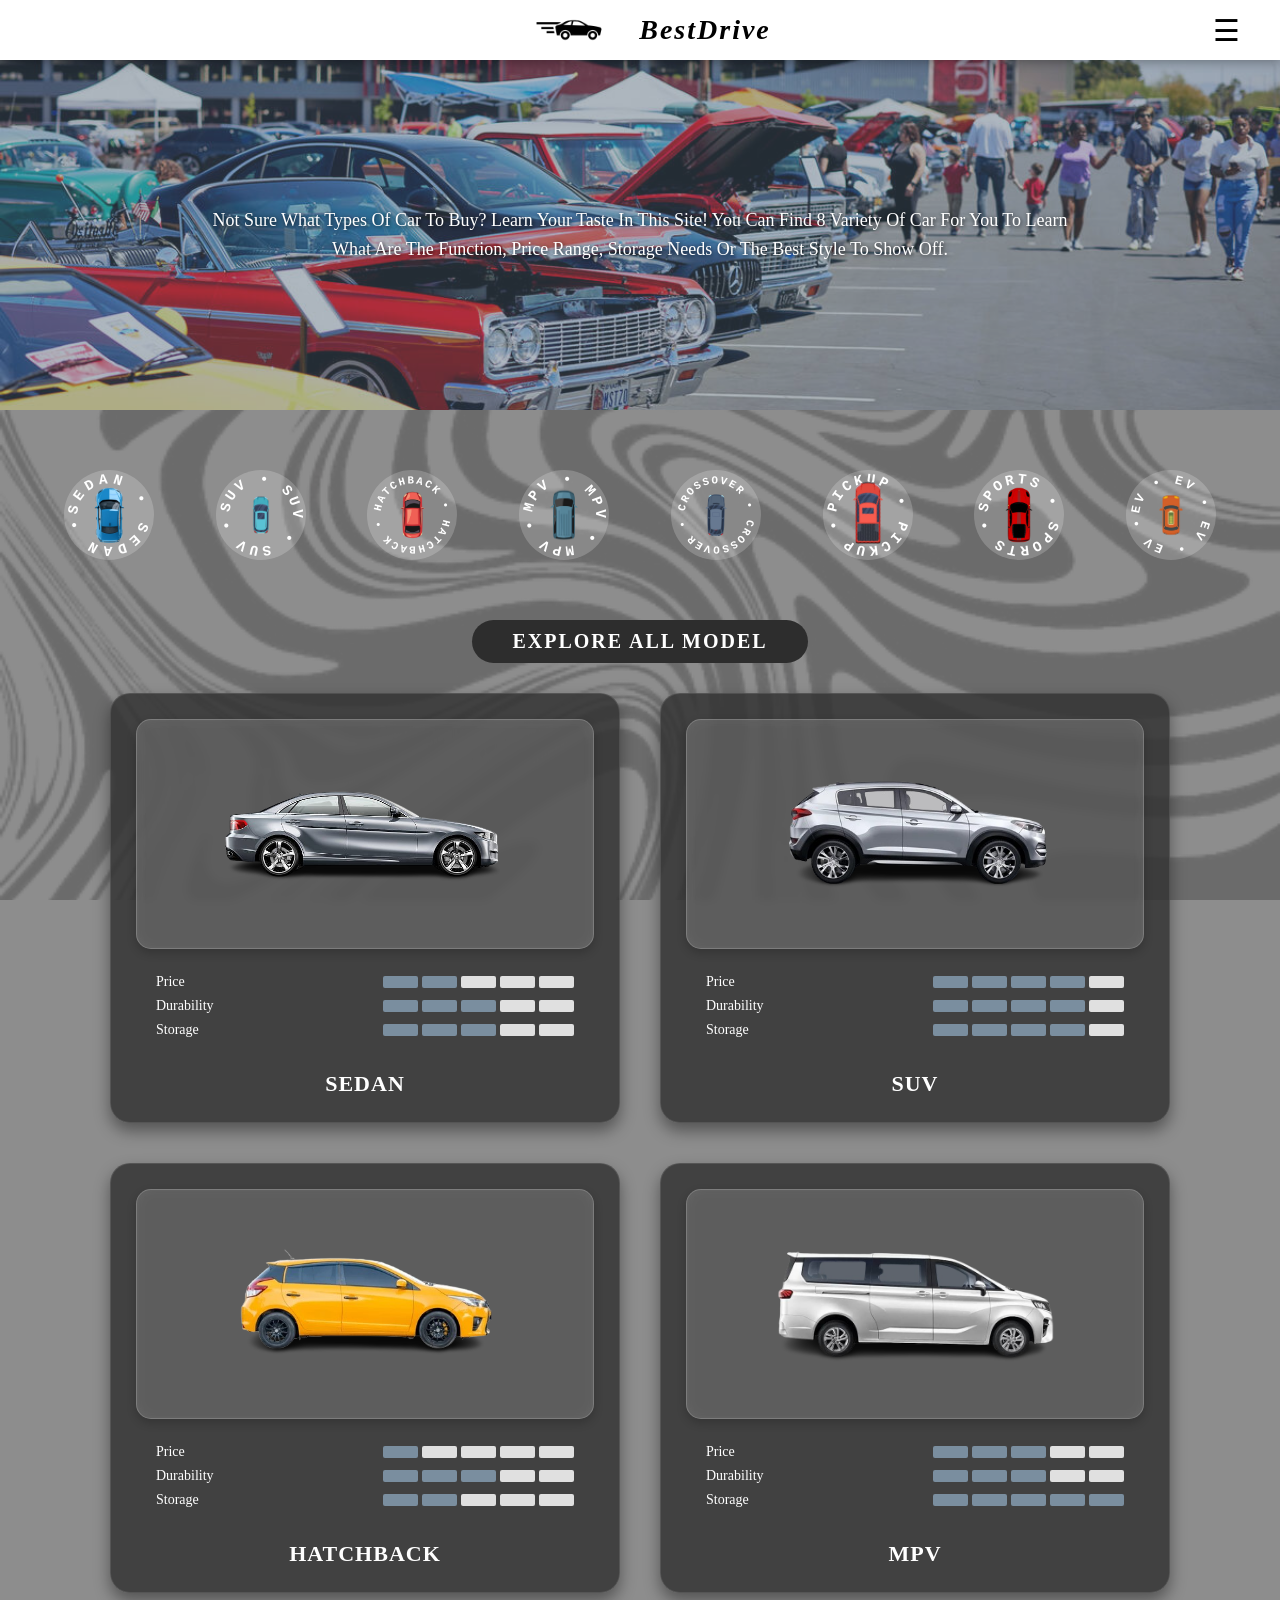
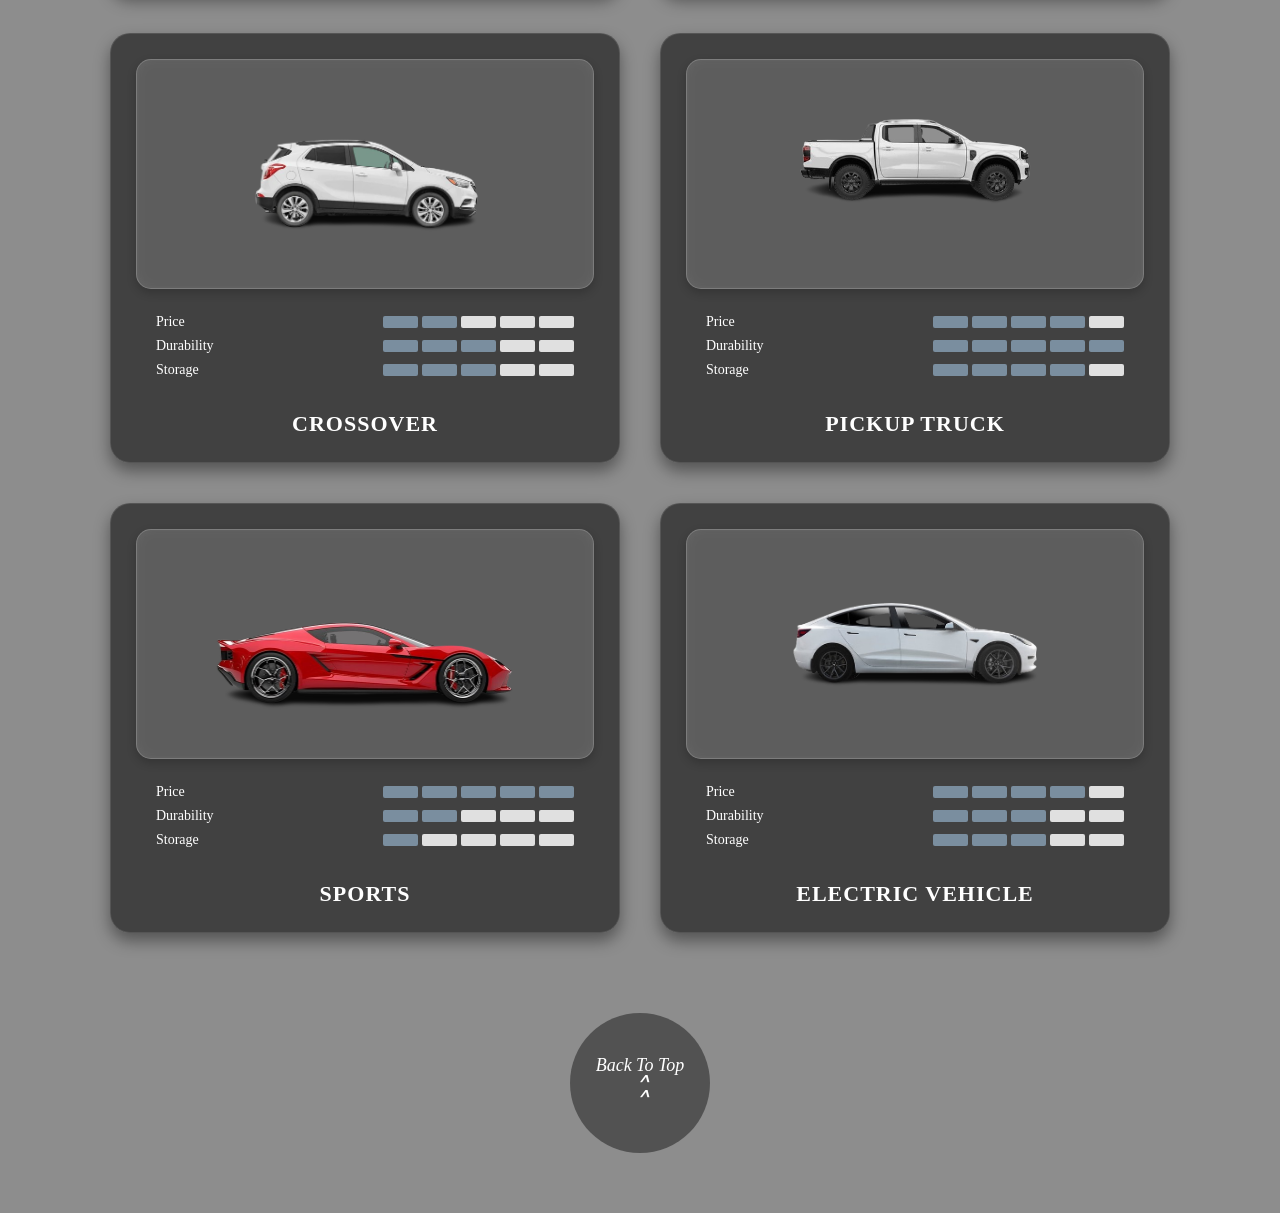
<file: index.html>
<!DOCTYPE html>
<html lang="en">
<head>
    <meta charset="UTF-8">
    <meta name="viewport" content="width=device-width, initial-scale=1.0">
    <title>BestDrive</title>
    <link rel="stylesheet" href="css/style.css">
    <link rel="stylesheet" href="css/stylemenu.css"> 
</head>
<body id="top">

    <header>
        <div class="header-container">
            <a href="index.html" class="logo">
                <img src="img/logo/car.png" alt="Car Logo" class="logo-img"> BestDrive
            </a>
            <div class="menu-icon" onclick="openMenu()">☰</div>
        </div>
    </header>

    <section class="hero">
        <div class="hero-bg-color"></div>
        <img src="img/banner/b3.jpg" alt="Hero Banner" class="hero-image">
        <div class="hero-text">
            <p>Not Sure What Types Of Car To Buy? Learn Your Taste In This Site! You Can Find 8 Variety Of Car For You To Learn What Are The Function, Price Range, Storage Needs Or The Best Style To Show Off.</p>
        </div>
    </section>

<div class="icon-container">
    <!-- Sedan: Widen spacing to perfectly spread 2 repetitions across the circle -->
    <a href="sedan.html" class="icon-link">
        <svg class="spinning-text" viewBox="0 0 100 100" xmlns="http://www.w3.org/2000/svg">
            <path id="circlePath1" d="M 50, 50 m -35, 0 a 35,35 0 1,1 70,0 a 35,35 0 1,1 -70,0" fill="transparent" />
            <text font-family="monospace" font-size="16" fill="white" font-weight="bold" letter-spacing="5">
                <textPath href="#circlePath1" startOffset="50%" text-anchor="middle">SEDAN • SEDAN •</textPath>
            </text>
        </svg>
        <img src="img/icon/1.png" alt="Sedan Icon" class="icon-sedan">
    </a>

    <!-- SUV: Keeping original balanced settings -->
    <a href="suv.html" class="icon-link">
        <svg class="spinning-text" viewBox="0 0 100 100" xmlns="http://www.w3.org/2000/svg">
            <path id="circlePath2" d="M 50, 50 m -35, 0 a 35,35 0 1,1 70,0 a 35,35 0 1,1 -70,0" fill="transparent" />
            <text font-family="monospace" font-size="16" fill="white" font-weight="bold" letter-spacing="3">
                <textPath href="#circlePath2" startOffset="50%" text-anchor="middle">SUV • SUV • SUV •</textPath>
            </text>
        </svg>
        <img src="img/icon/2.png" alt="SUV Icon" class="icon-suv">
    </a>

    <!-- Hatchback: Scaled font-size to 12 to perfectly fit 2 full repetitions -->
    <a href="hatchback.html" class="icon-link">
        <svg class="spinning-text" viewBox="0 0 100 100" xmlns="http://www.w3.org/2000/svg">
            <path id="circlePath3" d="M 50, 50 m -35, 0 a 35,35 0 1,1 70,0 a 35,35 0 1,1 -70,0" fill="transparent" />
            <text font-family="monospace" font-size="12" fill="white" font-weight="bold" letter-spacing="2">
                <textPath href="#circlePath3" startOffset="50%" text-anchor="middle">HATCHBACK • HATCHBACK •</textPath>
            </text>
        </svg>
        <img src="img/icon/3.png" alt="Hatchback Icon" class="icon-hatchback">
    </a>

    <!-- MPV: Keeping original balanced settings -->
    <a href="mpv.html" class="icon-link">
        <svg class="spinning-text" viewBox="0 0 100 100" xmlns="http://www.w3.org/2000/svg">
            <path id="circlePath4" d="M 50, 50 m -35, 0 a 35,35 0 1,1 70,0 a 35,35 0 1,1 -70,0" fill="transparent" />
            <text font-family="monospace" font-size="16" fill="white" font-weight="bold" letter-spacing="3">
                <textPath href="#circlePath4" startOffset="50%" text-anchor="middle">MPV • MPV • MPV •</textPath>
            </text>
        </svg>
        <img src="img/icon/4.png" alt="MPV Icon" class="icon-mpv">
    </a>

    <!-- Crossover: Scaled font-size to 12 to perfectly fit 2 full repetitions -->
    <a href="crossover.html" class="icon-link">
        <svg class="spinning-text" viewBox="0 0 100 100" xmlns="http://www.w3.org/2000/svg">
            <path id="circlePath5" d="M 50, 50 m -35, 0 a 35,35 0 1,1 70,0 a 35,35 0 1,1 -70,0" fill="transparent" />
            <text font-family="monospace" font-size="12" fill="white" font-weight="bold" letter-spacing="2">
                <textPath href="#circlePath5" startOffset="50%" text-anchor="middle">CROSSOVER • CROSSOVER •</textPath>
            </text>
        </svg>
        <img src="img/icon/5.png" alt="Crossover Icon" class="icon-crossover">
    </a>

    <!-- Pickup: Keeping original balanced settings -->
    <a href="pickup.html" class="icon-link">
        <svg class="spinning-text" viewBox="0 0 100 100" xmlns="http://www.w3.org/2000/svg">
            <path id="circlePath6" d="M 50, 50 m -35, 0 a 35,35 0 1,1 70,0 a 35,35 0 1,1 -70,0" fill="transparent" />
            <text font-family="monospace" font-size="16" fill="white" font-weight="bold" letter-spacing="3">
                <textPath href="#circlePath6" startOffset="50%" text-anchor="middle">PICKUP • PICKUP •</textPath>
            </text>
        </svg>
        <img src="img/icon/6.png" alt="Pickup Icon" class="icon-pickup">
    </a>

    <!-- Sports: Keeping original balanced settings -->
    <a href="sports.html" class="icon-link">
        <svg class="spinning-text" viewBox="0 0 100 100" xmlns="http://www.w3.org/2000/svg">
            <path id="circlePath7" d="M 50, 50 m -35, 0 a 35,35 0 1,1 70,0 a 35,35 0 1,1 -70,0" fill="transparent" />
            <text font-family="monospace" font-size="16" fill="white" font-weight="bold" letter-spacing="3">
                <textPath href="#circlePath7" startOffset="50%" text-anchor="middle">SPORTS • SPORTS •</textPath>
            </text>
        </svg>
        <img src="img/icon/7.png" alt="Sports Icon" class="icon-sports">
    </a>

<!-- EV: 4 repetitions spaced evenly around the circle -->
    <a href="ev.html" class="icon-link">
        <svg class="spinning-text" viewBox="0 0 100 100" xmlns="http://www.w3.org/2000/svg">
            <path id="circlePath8" d="M 50, 50 m -35, 0 a 35,35 0 1,1 70,0 a 35,35 0 1,1 -70,0" fill="transparent" />
            <text font-family="monospace" font-size="14" fill="white" font-weight="bold" letter-spacing="3">
                <textPath href="#circlePath8" startOffset="50%" text-anchor="middle">EV • EV • EV • EV •</textPath>
            </text>
        </svg>
        <img src="img/icon/8.png" alt="EV Icon" class="icon-ev">
    </a>
</div>

    <div class="explore-title">
        <h2>EXPLORE ALL MODEL</h2>
    </div>

    <section class="car-grid">
        <a href="sedan.html" class="car-card">
            <div class="glass-box">
                <img src="img/sedan.png" alt="Sedan">
            </div>
            <div class="stats">
                <div class="stat-row">
                    <span class="label">Price</span>
                    <div class="bars"><div class="bar filled"></div><div class="bar filled"></div><div class="bar"></div><div class="bar"></div><div class="bar"></div></div>
                </div>
                <div class="stat-row">
                    <span class="label">Durability</span>
                    <div class="bars"><div class="bar filled"></div><div class="bar filled"></div><div class="bar filled"></div><div class="bar"></div><div class="bar"></div></div>
                </div>
                <div class="stat-row">
                    <span class="label">Storage</span>
                    <div class="bars"><div class="bar filled"></div><div class="bar filled"></div><div class="bar filled"></div><div class="bar"></div><div class="bar"></div></div>
                </div>
            </div>
            <h3>SEDAN</h3>
        </a>

        <a href="suv.html" class="car-card">
            <div class="glass-box">
                <img src="img/suv.png" alt="SUV">
            </div>
            <div class="stats">
                <div class="stat-row">
                    <span class="label">Price</span>
                    <div class="bars"><div class="bar filled"></div><div class="bar filled"></div><div class="bar filled"></div><div class="bar filled"></div><div class="bar"></div></div>
                </div>
                <div class="stat-row">
                    <span class="label">Durability</span>
                    <div class="bars"><div class="bar filled"></div><div class="bar filled"></div><div class="bar filled"></div><div class="bar filled"></div><div class="bar"></div></div>
                </div>
                <div class="stat-row">
                    <span class="label">Storage</span>
                    <div class="bars"><div class="bar filled"></div><div class="bar filled"></div><div class="bar filled"></div><div class="bar filled"></div><div class="bar"></div></div>
                </div>
            </div>
            <h3>SUV</h3>
        </a>

        <a href="hatchback.html" class="car-card">
            <div class="glass-box">
                <img src="img/hatchback.png" alt="Hatchback">
            </div>
            <div class="stats">
                <div class="stat-row">
                    <span class="label">Price</span>
                    <div class="bars"><div class="bar filled"></div><div class="bar"></div><div class="bar"></div><div class="bar"></div><div class="bar"></div></div>
                </div>
                <div class="stat-row">
                    <span class="label">Durability</span>
                    <div class="bars"><div class="bar filled"></div><div class="bar filled"></div><div class="bar filled"></div><div class="bar"></div><div class="bar"></div></div>
                </div>
                <div class="stat-row">
                    <span class="label">Storage</span>
                    <div class="bars"><div class="bar filled"></div><div class="bar filled"></div><div class="bar"></div><div class="bar"></div><div class="bar"></div></div>
                </div>
            </div>
            <h3>HATCHBACK</h3>
        </a>

        <a href="mpv.html" class="car-card">
            <div class="glass-box">
                <img src="img/mpv.png" alt="MPV">
            </div>
            <div class="stats">
                <div class="stat-row">
                    <span class="label">Price</span>
                    <div class="bars"><div class="bar filled"></div><div class="bar filled"></div><div class="bar filled"></div><div class="bar"></div><div class="bar"></div></div>
                </div>
                <div class="stat-row">
                    <span class="label">Durability</span>
                    <div class="bars"><div class="bar filled"></div><div class="bar filled"></div><div class="bar filled"></div><div class="bar"></div><div class="bar"></div></div>
                </div>
                <div class="stat-row">
                    <span class="label">Storage</span>
                    <div class="bars"><div class="bar filled"></div><div class="bar filled"></div><div class="bar filled"></div><div class="bar filled"></div><div class="bar filled"></div></div>
                </div>
            </div>
            <h3>MPV</h3>
        </a>

        <a href="crossover.html" class="car-card">
            <div class="glass-box">
                <img src="img/crossover.png" alt="Crossover">
            </div>
            <div class="stats">
                <div class="stat-row">
                    <span class="label">Price</span>
                    <div class="bars"><div class="bar filled"></div><div class="bar filled"></div><div class="bar"></div><div class="bar"></div><div class="bar"></div></div>
                </div>
                <div class="stat-row">
                    <span class="label">Durability</span>
                    <div class="bars"><div class="bar filled"></div><div class="bar filled"></div><div class="bar filled"></div><div class="bar"></div><div class="bar"></div></div>
                </div>
                <div class="stat-row">
                    <span class="label">Storage</span>
                    <div class="bars"><div class="bar filled"></div><div class="bar filled"></div><div class="bar filled"></div><div class="bar"></div><div class="bar"></div></div>
                </div>
            </div>
            <h3>CROSSOVER</h3>
        </a>

        <a href="pickup.html" class="car-card">
            <div class="glass-box">
                <img src="img/pickuptruck.png" alt="Pickup Truck">
            </div>
            <div class="stats">
                <div class="stat-row">
                    <span class="label">Price</span>
                    <div class="bars"><div class="bar filled"></div><div class="bar filled"></div><div class="bar filled"></div><div class="bar filled"></div><div class="bar"></div></div>
                </div>
                <div class="stat-row">
                    <span class="label">Durability</span>
                    <div class="bars"><div class="bar filled"></div><div class="bar filled"></div><div class="bar filled"></div><div class="bar filled"></div><div class="bar filled"></div></div>
                </div>
                <div class="stat-row">
                    <span class="label">Storage</span>
                    <div class="bars"><div class="bar filled"></div><div class="bar filled"></div><div class="bar filled"></div><div class="bar filled"></div><div class="bar"></div></div>
                </div>
            </div>
            <h3>PICKUP TRUCK</h3>
        </a>

        <a href="sports.html" class="car-card">
            <div class="glass-box">
                <img src="img/sports.png" alt="Sports" class="flip-horizontal">
            </div>
            <div class="stats">
                <div class="stat-row">
                    <span class="label">Price</span>
                    <div class="bars"><div class="bar filled"></div><div class="bar filled"></div><div class="bar filled"></div><div class="bar filled"></div><div class="bar filled"></div></div>
                </div>
                <div class="stat-row">
                    <span class="label">Durability</span>
                    <div class="bars"><div class="bar filled"></div><div class="bar filled"></div><div class="bar"></div><div class="bar"></div><div class="bar"></div></div>
                </div>
                <div class="stat-row">
                    <span class="label">Storage</span>
                    <div class="bars"><div class="bar filled"></div><div class="bar"></div><div class="bar"></div><div class="bar"></div><div class="bar"></div></div>
                </div>
            </div>
            <h3>SPORTS</h3>
        </a>

        <a href="ev.html" class="car-card">
            <div class="glass-box">
                <img src="img/ev.png" alt="Electric Vehicle">
            </div>
            <div class="stats">
                <div class="stat-row">
                    <span class="label">Price</span>
                    <div class="bars"><div class="bar filled"></div><div class="bar filled"></div><div class="bar filled"></div><div class="bar filled"></div><div class="bar"></div></div>
                </div>
                <div class="stat-row">
                    <span class="label">Durability</span>
                    <div class="bars"><div class="bar filled"></div><div class="bar filled"></div><div class="bar filled"></div><div class="bar"></div><div class="bar"></div></div>
                </div>
                <div class="stat-row">
                    <span class="label">Storage</span>
                    <div class="bars"><div class="bar filled"></div><div class="bar filled"></div><div class="bar filled"></div><div class="bar"></div><div class="bar"></div></div>
                </div>
            </div>
            <h3>ELECTRIC VEHICLE</h3>
        </a>
    </section>

    <footer>
        <a href="#top" class="back-to-top">
            <p>Back To Top</p>
            <div class="arrows">
                <span>&#708;</span>
                <span>&#708;</span>
            </div>
        </a>
    </footer>

    <!-- Dark Overlay background for when menu is open -->
    <div id="menu-overlay" onclick="closeMenu()"></div>

    <!-- The Slide-in Menu Bar -->
    <div id="side-menu" class="side-menu">
        <a href="javascript:void(0)" class="close-btn" onclick="closeMenu()">☰</a>
        
        <a href="index.html" class="menu-item">
            <div class="menu-icon-wrapper">
                <img src="img/logo/car.png" alt="Home" class="menu-img menu-icon-home">
            </div>
            <span>Home</span>
        </a>
        <a href="sedan.html" class="menu-item">
            <div class="menu-icon-wrapper">
                <img src="img/icon/1.png" alt="Sedan" class="menu-img menu-icon-sedan">
            </div>
            <span>Sedan</span>
        </a>
        <a href="suv.html" class="menu-item">
            <div class="menu-icon-wrapper">
                <img src="img/icon/2.png" alt="SUV" class="menu-img menu-icon-suv">
            </div>
            <span>SUV</span>
        </a>
        <a href="hatchback.html" class="menu-item">
            <div class="menu-icon-wrapper">
                <img src="img/icon/3.png" alt="Hatchback" class="menu-img menu-icon-hatchback">
            </div>
            <span>Hatchback</span>
        </a>
        <a href="mpv.html" class="menu-item">
            <div class="menu-icon-wrapper">
                <img src="img/icon/4.png" alt="MPV" class="menu-img menu-icon-mpv">
            </div>
            <span>MPV</span>
        </a>
        <a href="crossover.html" class="menu-item">
            <div class="menu-icon-wrapper">
                <img src="img/icon/5.png" alt="Crossover" class="menu-img menu-icon-crossover">
            </div>
            <span>Crossover</span>
        </a>
        <a href="pickup.html" class="menu-item">
            <div class="menu-icon-wrapper">
                <img src="img/icon/6.png" alt="Pickup Truck" class="menu-img menu-icon-pickup">
            </div>
            <span>Pickup Truck</span>
        </a>
        <a href="sports.html" class="menu-item">
            <div class="menu-icon-wrapper">
                <img src="img/icon/7.png" alt="Sports" class="menu-img menu-icon-sports">
            </div>
            <span>Sports</span>
        </a>
        <a href="ev.html" class="menu-item">
            <div class="menu-icon-wrapper">
                <img src="img/icon/8.png" alt="EV" class="menu-img menu-icon-ev">
            </div>
            <span>EV</span>
        </a>
    </div>

<!-- Script to Handle the Menu Animation and Banner Rotation -->
    <script>
        // --- Slide-in Menu Functionality ---
        function openMenu() {
            document.getElementById("side-menu").style.right = "0";
            document.getElementById("menu-overlay").style.display = "block";
        }

        function closeMenu() {
            document.getElementById("side-menu").style.right = "-400px";
            document.getElementById("menu-overlay").style.display = "none";
        }

        // --- Banner Image Rotation ---
        const bannerImages = [
            'img/banner/b3.jpg',
            'img/banner/b4.jpg',
            'img/banner/b1.jpg',
            'img/banner/b2.jpg'
        ];
        
        let currentImageIndex = 0;
        const heroImage = document.querySelector('.hero-image');

        // Change the image every 4 seconds (4000 milliseconds)
        setInterval(() => {
            // 1. Trigger the fade out (dissolves to the black background)
            heroImage.classList.add('fade');
            
            // 2. Wait 500ms for the CSS transition to finish before swapping the image
            setTimeout(() => {
                currentImageIndex = (currentImageIndex + 1) % bannerImages.length;
                heroImage.src = bannerImages[currentImageIndex];
                
                // 3. Fade the new image back in
                heroImage.classList.remove('fade');
            }, 500); 
            
        }, 4000); 
    </script>
</body>
</html>
</file>
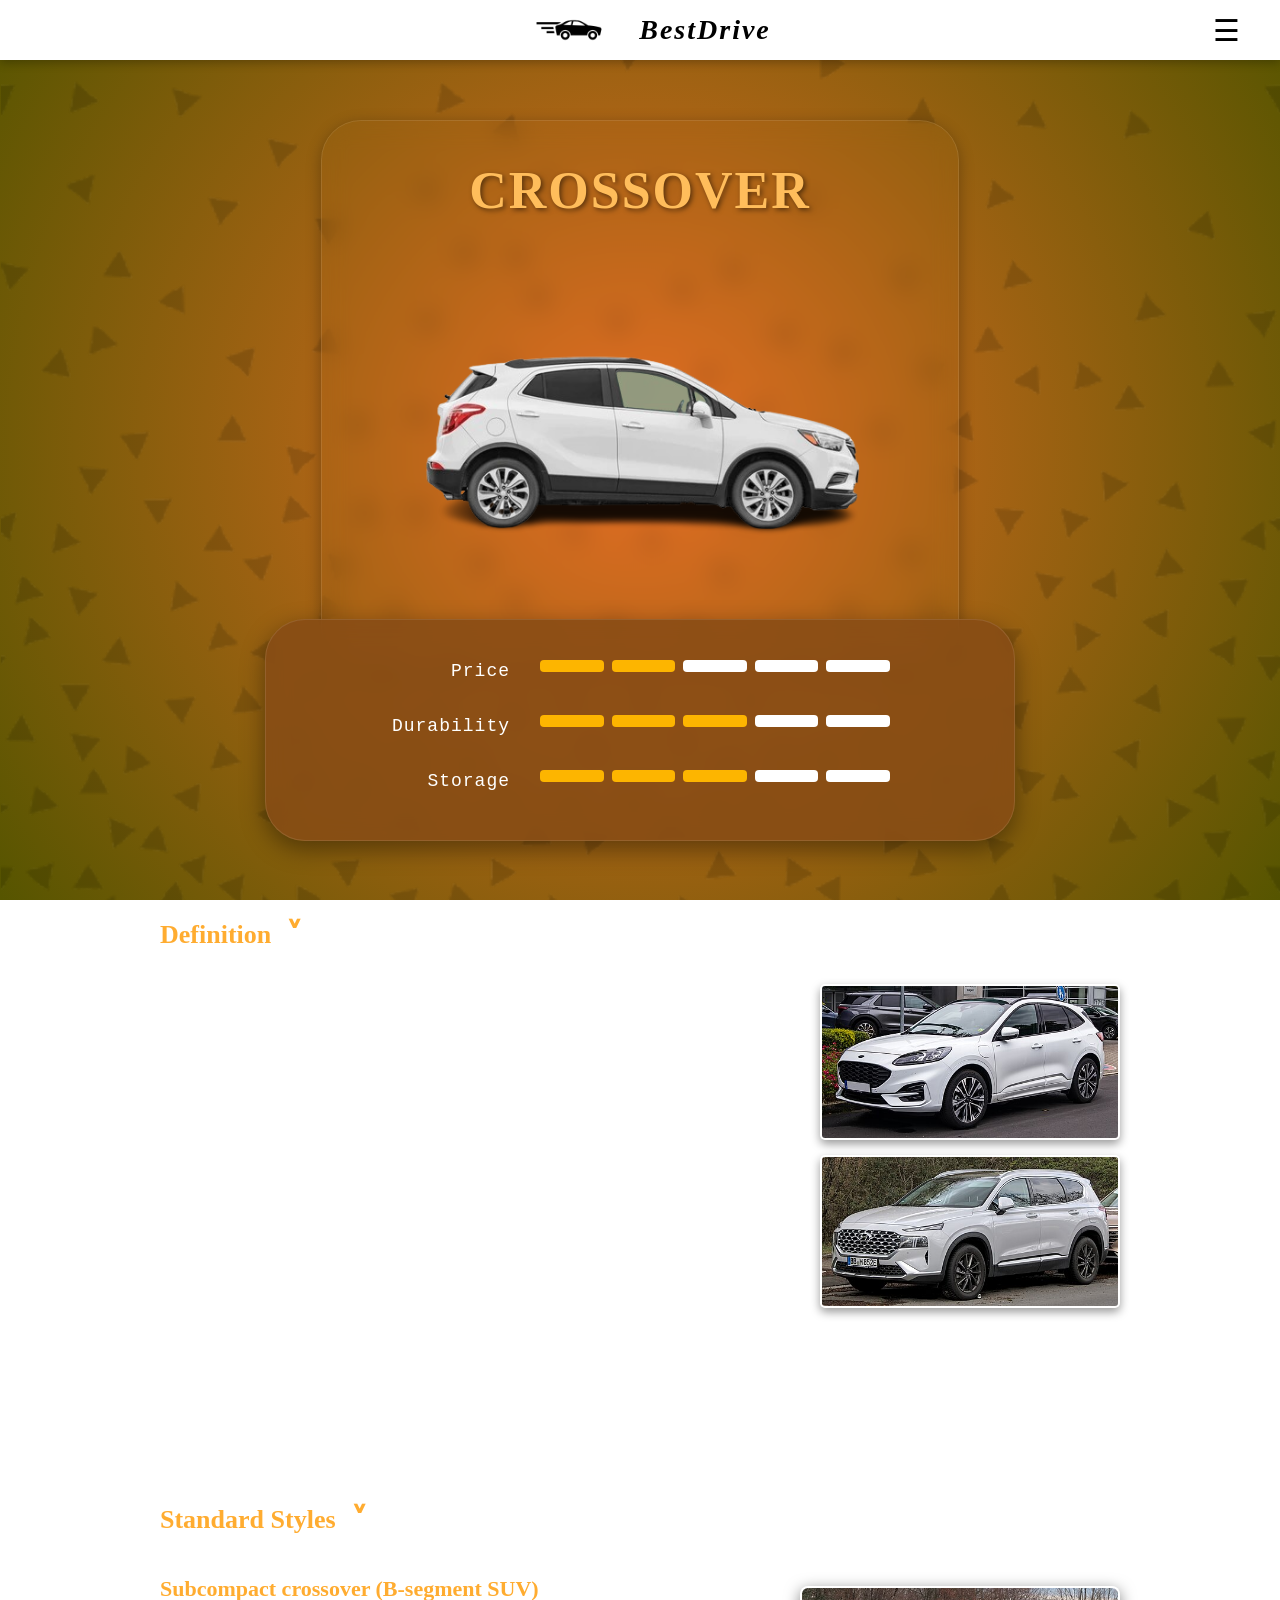
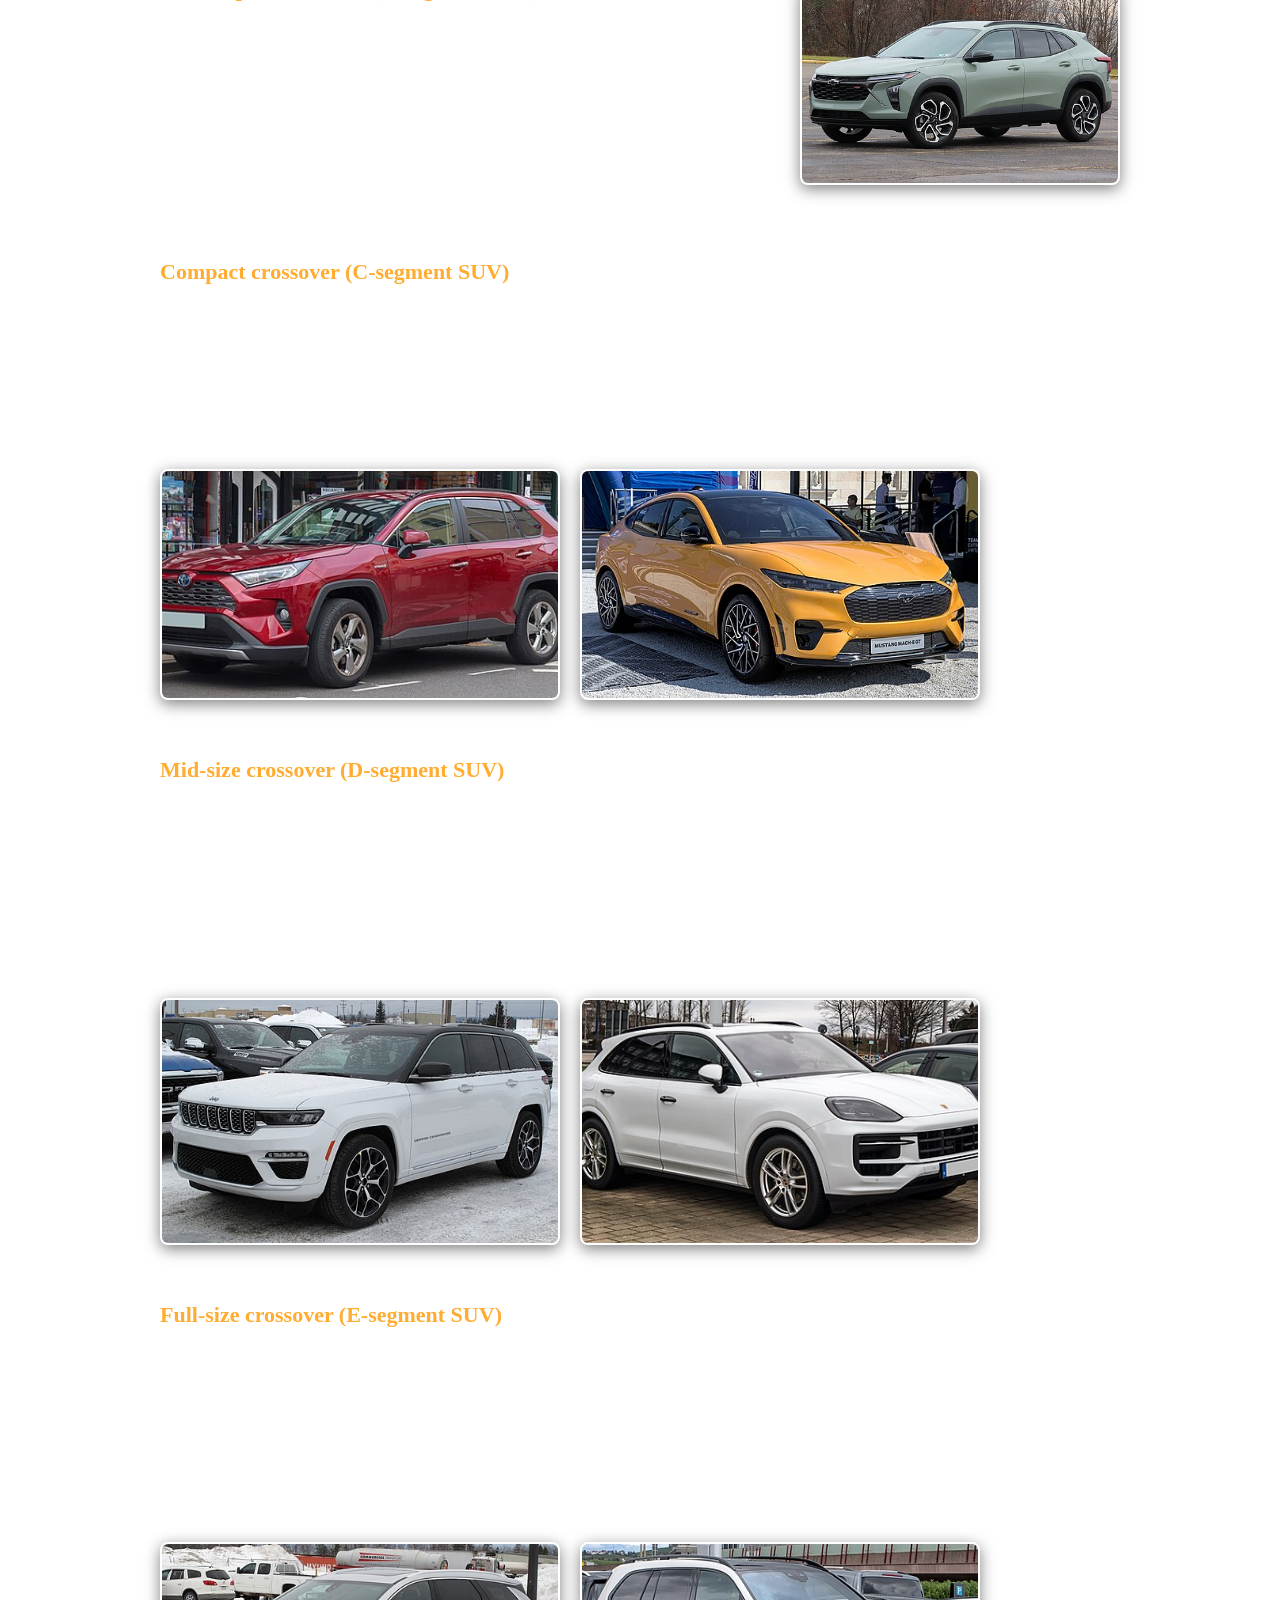
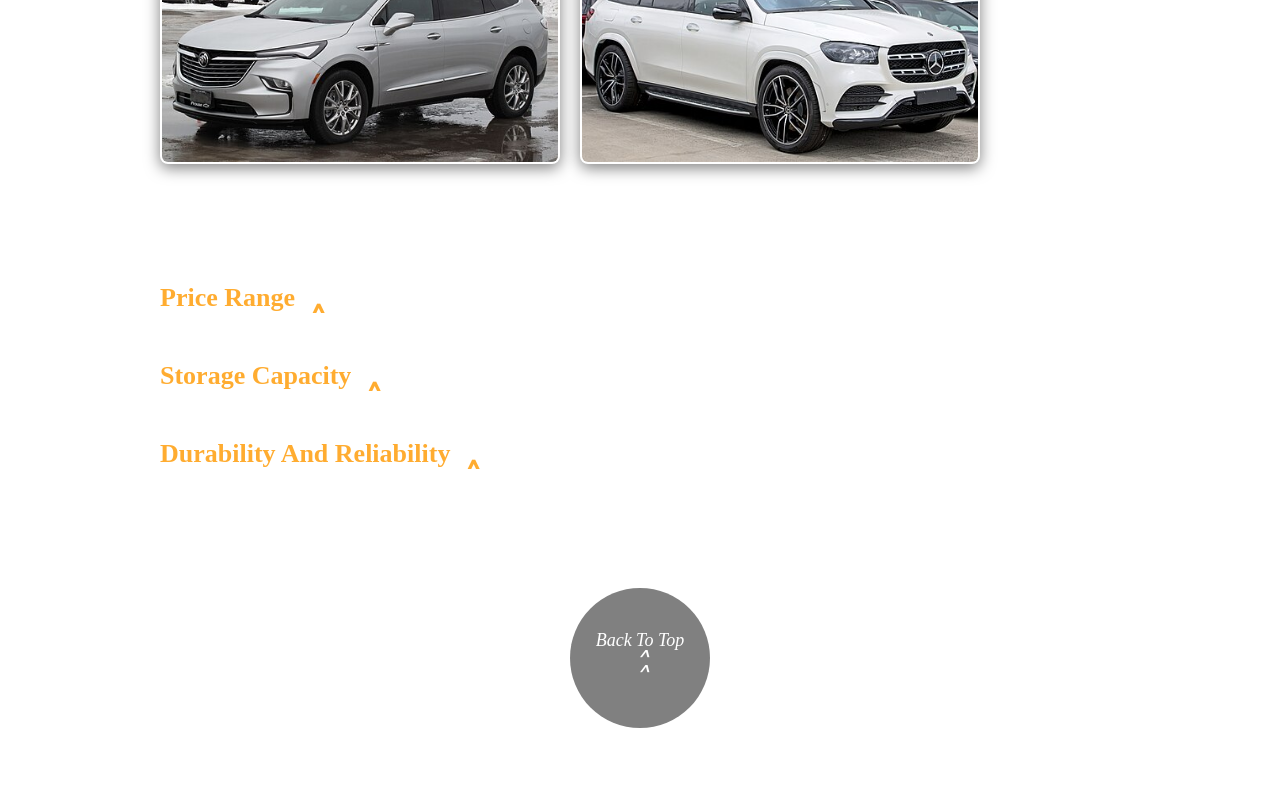
<file: crossover.html>
<!DOCTYPE html>
<html lang="en">
<head>
    <meta charset="UTF-8">
    <meta name="viewport" content="width=device-width, initial-scale=1.0">
    <title>Crossover - BestDrive</title>
    <!-- Core styles from main page -->
    <link rel="stylesheet" href="css/style.css">
    <link rel="stylesheet" href="css/stylemenu.css">
    <!-- Specific styles for the Crossover page -->
    <link rel="stylesheet" href="css/stylecrossover.css">
</head>
<body id="top" class="crossover-page">

    <!-- Header -->
    <header>
        <div class="header-container">
            <a href="index.html" class="logo">
                <img src="img/logo/car.png" alt="Car Logo" class="logo-img"> BestDrive
            </a>
            <div class="menu-icon" onclick="openMenu()">☰</div>
        </div>
    </header>

    <!-- Main Crossover Feature Profile -->
    <section class="feature-card-wrapper">
        <div class="custom-showcase">
            
            <!-- Top Box: Title and Car Image -->
            <div class="showcase-top">
                <h1>CROSSOVER</h1>
                <img src="img/crossover.png" alt="Crossover" class="showcase-car">
            </div>
            
            <!-- Bottom Box: Statistics -->
            <div class="showcase-bottom">
                <div class="stat-row">
                    <span class="label">Price</span>
                    <div class="bars">
                        <div class="bar filled"></div>
                        <div class="bar filled"></div>
                        <div class="bar"></div>
                        <div class="bar"></div>
                        <div class="bar"></div>
                    </div>
                </div>
                
                <div class="stat-row">
                    <span class="label">Durability</span>
                    <div class="bars">
                        <div class="bar filled"></div>
                        <div class="bar filled"></div>
                        <div class="bar filled"></div>
                        <div class="bar"></div>
                        <div class="bar"></div>
                    </div>
                </div>
                
                <div class="stat-row">
                    <span class="label">Storage</span>
                    <div class="bars">
                        <div class="bar filled"></div>
                        <div class="bar filled"></div>
                        <div class="bar filled"></div>
                        <div class="bar"></div>
                        <div class="bar"></div>
                    </div>
                </div>
            </div>
            
        </div>
    </section>

    <!-- Collapsible Accordion Sections -->
    <section class="accordion-container">
        
        <!-- Definition -->
        <details open>
            <summary>Definition <span class="arrow">&#709;</span></summary>
            <div class="details-content content-flex">
                <div class="content-text">
                    <p>A crossover, CUV (crossover utility vehicle), or XUV, is an automobile with an increased ride height that is built on a unibody chassis construction shared with passenger cars. Crossovers are often based on a platform shared with a passenger car; as a result, they typically have better interior comfort, a more pliant ride, superior fuel economy, and less off-road capability than truck-based SUVs.</p>
                    <ul>
                        <li>Crossovers use a unibody construction (frame and body as a single piece), making them lighter and more car-like to drive.</li>
                        <li>They offer better handling, fuel efficiency, and a smoother ride compared to traditional SUVs, thanks to their car-based roots.</li>
                        <li>While providing an elevated seating position and often all-wheel drive, they are primarily designed for on-road use rather than heavy-duty off-roading.</li>
                        <li>A defining feature of the crossover is its versatile hatchback-style rear, providing easy access to a flexible cargo space.</li>
                    </ul>
                </div>
                <div class="content-images-stacked">
                    <img src="img/gallery/crossover/crossover1.jpg" alt="Crossover Example 1" class="stacked-image">
                    <img src="img/gallery/crossover/crossover2.jpg" alt="Crossover Example 2" class="stacked-image">
                </div>
            </div>
        </details>

        <!-- Standard Styles -->
        <details open>
            <summary>Standard Styles <span class="arrow">&#709;</span></summary>
            <div class="details-content">
                
                <!-- Subcompact crossover -->
                <div class="style-item row-layout">
                    <div class="content-text">
                        <h3>Subcompact crossover (B-segment SUV)</h3>
                        <p>Subcompact crossover SUVs are cars based on a supermini (B-segment) passenger car platform.</p>
                        <p>Subcompact crossovers are also referred to as "B-SUVs", "B-segment SUVs" and "small SUVs". These generally have a length under 4,400 mm (173.2 in) but are larger than "mini crossovers".</p>
                    </div>
                    <img src="img/gallery/crossover/sub1.jpg" alt="Subcompact Crossover" class="style-image-single">
                </div>

                <!-- Compact crossover -->
                <div class="style-item col-layout">
                    <div class="content-text">
                        <h3>Compact crossover (C-segment SUV)</h3>
                        <p>A compact crossover SUV is a crossover SUV based on a C-segment passenger car platform. A compact crossover SUV usually has a length ranging from 4.3 to 4.7 meters (169 to 185 inches). In terms of size, they sit between a subcompact crossover and a mid-size crossover.</p>
                        <p>They are generally based on the platform of a compact car (also known as C-segment in Europe), while some models may be based on a mid-size car (D-segment) or a B-segment platform.</p>
                    </div>
                    <div class="style-image-grid two-col">
                        <img src="img/gallery/crossover/compact1.jpg" alt="Compact Crossover 1">
                        <img src="img/gallery/crossover/compact2.jpg" alt="Compact Crossover 2">
                    </div>
                </div>

                <!-- Mid-size crossover -->
                <div class="style-item col-layout">
                    <div class="content-text">
                        <h3>Mid-size crossover (D-segment SUV)</h3>
                        <p>A mid-size crossover SUV is a class of crossover SUVs that are larger than compact crossover SUVs, but smaller than full-size crossover SUVs. Mid-size crossover SUVs are usually based on the platform of a mid-size passenger car (D-segment).</p>
                        <p>The majority of the segment are three-row vehicles, roughly substituting minivans or large MPVs, with a length around 4.8 to 5.1 meters (189 to 201 inches). Two-row mid-size crossovers are also popular in the North American market, with a length around 4.7 to 4.9 meters (185 to 193 inches).</p>
                    </div>
                    <div class="style-image-grid two-col">
                        <img src="img/gallery/crossover/mid1.jpg" alt="Mid-size Crossover 1">
                        <img src="img/gallery/crossover/mid2.jpg" alt="Mid-size Crossover 2">
                    </div>
                </div>

                <!-- Full-size crossover -->
                <div class="style-item col-layout">
                    <div class="content-text">
                        <h3>Full-size crossover (E-segment SUV)</h3>
                        <p>Full-size crossover SUVs are the largest size of crossovers, and are almost entirely sold in North America. These vehicles are primarily large three-row vehicles built to replace full-size SUVs (which are built on a body-on-frame truck chassis), and full-size minivans, with a length usually over 5.1 meters (201 inches).</p>
                        <p>Full-size crossovers are typically based on the platforms of full-size cars. They are considered the "E-segment SUV" alongside full-size SUVs in Europe.</p>
                    </div>
                    <div class="style-image-grid two-col">
                        <img src="img/gallery/crossover/full1.jpg" alt="Full-size Crossover 1">
                        <img src="img/gallery/crossover/full2.jpg" alt="Full-size Crossover 2">
                    </div>
                </div>

            </div>
        </details>

        <!-- Price Range -->
        <details>
            <summary>Price Range <span class="arrow">&#709;</span></summary>
            <div class="details-content">
                <p>Crossovers are currently the fastest-growing segment globally, and their prices reflect the wide range of options available:</p>
                <ul>
                    <li><strong>Entry-Level / Subcompact Crossovers:</strong> RM 70,000 - RM 120,000. These are highly popular for urban dwellers wanting a raised driving position without the bulk of an SUV. Examples include the Perodua Ativa, Proton X50, and Honda HR-V.</li>
                    <li><strong>Compact / C-Segment Crossovers:</strong> RM 120,000 - RM 180,000. Offering more space and comfort, making them perfect family cars. Examples include the Honda CR-V, Mazda CX-5, and Toyota Corolla Cross.</li>
                    <li><strong>Mid-Size / D-Segment Crossovers:</strong> RM 180,000 - RM 250,000+. These offer 3-row seating and premium features, ideal for larger families who prefer car-like handling over a bulky MPV or SUV. Examples include the Mazda CX-8 and Hyundai Santa Fe.</li>
                </ul>
            </div>
        </details>

        <!-- Storage Capacity -->
        <details>
            <summary>Storage Capacity <span class="arrow">&#709;</span></summary>
            <div class="details-content">
                <p>Crossovers blend the practicality of a hatchback with the spaciousness of an SUV, making them excellent cargo haulers:</p>
                <ul>
                    <li><strong>Flexible Cargo Space:</strong> Crossovers feature a hatchback-style rear door, providing a large, wide opening for easy loading. The cargo floor is usually flush with the opening.</li>
                    <li><strong>Fold-Flat Rear Seats:</strong> The second (and third, if applicable) rows of seats are designed to fold completely flat, expanding the cargo volume significantly, often doubling the available space.</li>
                    <li><strong>Hidden Storage:</strong> Many crossovers feature under-floor storage compartments in the trunk area, perfect for hiding valuables or storing smaller, loose items.</li>
                </ul>
            </div>
        </details>

        <!-- Durability And Reliability -->
        <details>
            <summary>Durability And Reliability <span class="arrow">&#709;</span></summary>
            <div class="details-content">
                <p>Crossovers are generally very reliable, but it's important to remember they are built like cars, not trucks.</p>
                <ul>
                    <li><strong>On-Road Focus:</strong> Their unibody construction is incredibly strong for daily driving and provides excellent crash safety. However, it is not designed to withstand the severe twisting and impact forces of serious off-roading.</li>
                    <li><strong>Car-Based Mechanicals:</strong> Crossovers share engines, transmissions, and suspension components with passenger cars. This means they are generally highly reliable and inexpensive to maintain, provided they are used within their intended limits.</li>
                    <li><strong>AWD vs 4WD:</strong> Many crossovers offer All-Wheel Drive (AWD) rather than true Four-Wheel Drive (4WD). AWD is excellent for wet roads and light snow, but lacks the low-range gearing needed for rugged off-road trails.</li>
                </ul>
            </div>
        </details>
        
    </section>

    <!-- Footer -->
    <footer>
        <a href="#top" class="back-to-top">
            <p>Back To Top</p>
            <div class="arrows">
                <span>&#708;</span>
                <span>&#708;</span>
            </div>
        </a>
    </footer>

    <!-- Slide-in Menu -->
    <div id="menu-overlay" onclick="closeMenu()"></div>
    <div id="side-menu" class="side-menu">
        <a href="javascript:void(0)" class="close-btn" onclick="closeMenu()">☰</a>
        
        <a href="index.html" class="menu-item">
            <div class="menu-icon-wrapper">
                <img src="img/logo/car.png" alt="Home" class="menu-img menu-icon-home">
            </div>
            <span>Home</span>
        </a>
        <a href="sedan.html" class="menu-item">
            <div class="menu-icon-wrapper">
                <img src="img/icon/1.png" alt="Sedan" class="menu-img menu-icon-sedan">
            </div>
            <span>Sedan</span>
        </a>
        <a href="suv.html" class="menu-item">
            <div class="menu-icon-wrapper">
                <img src="img/icon/2.png" alt="SUV" class="menu-img menu-icon-suv">
            </div>
            <span>SUV</span>
        </a>
        <a href="hatchback.html" class="menu-item">
            <div class="menu-icon-wrapper">
                <img src="img/icon/3.png" alt="Hatchback" class="menu-img menu-icon-hatchback">
            </div>
            <span>Hatchback</span>
        </a>
        <a href="mpv.html" class="menu-item">
            <div class="menu-icon-wrapper">
                <img src="img/icon/4.png" alt="MPV" class="menu-img menu-icon-mpv">
            </div>
            <span>MPV</span>
        </a>
        <a href="crossover.html" class="menu-item">
            <div class="menu-icon-wrapper">
                <img src="img/icon/5.png" alt="Crossover" class="menu-img menu-icon-crossover">
            </div>
            <span>Crossover</span>
        </a>
        <a href="pickup.html" class="menu-item">
            <div class="menu-icon-wrapper">
                <img src="img/icon/6.png" alt="Pickup Truck" class="menu-img menu-icon-pickup">
            </div>
            <span>Pickup Truck</span>
        </a>
        <a href="sports.html" class="menu-item">
            <div class="menu-icon-wrapper">
                <img src="img/icon/7.png" alt="Sports" class="menu-img menu-icon-sports">
            </div>
            <span>Sports</span>
        </a>
        <a href="ev.html" class="menu-item">
            <div class="menu-icon-wrapper">
                <img src="img/icon/8.png" alt="EV" class="menu-img menu-icon-ev">
            </div>
            <span>EV</span>
        </a>
    </div>

    <!-- Script to Handle the Menu Animation -->
    <script>
        function openMenu() {
            document.getElementById("side-menu").style.right = "0";
            document.getElementById("menu-overlay").style.display = "block";
        }
        function closeMenu() {
            document.getElementById("side-menu").style.right = "-400px";
            document.getElementById("menu-overlay").style.display = "none";
        }
    </script>

</body>
</html>
</file>
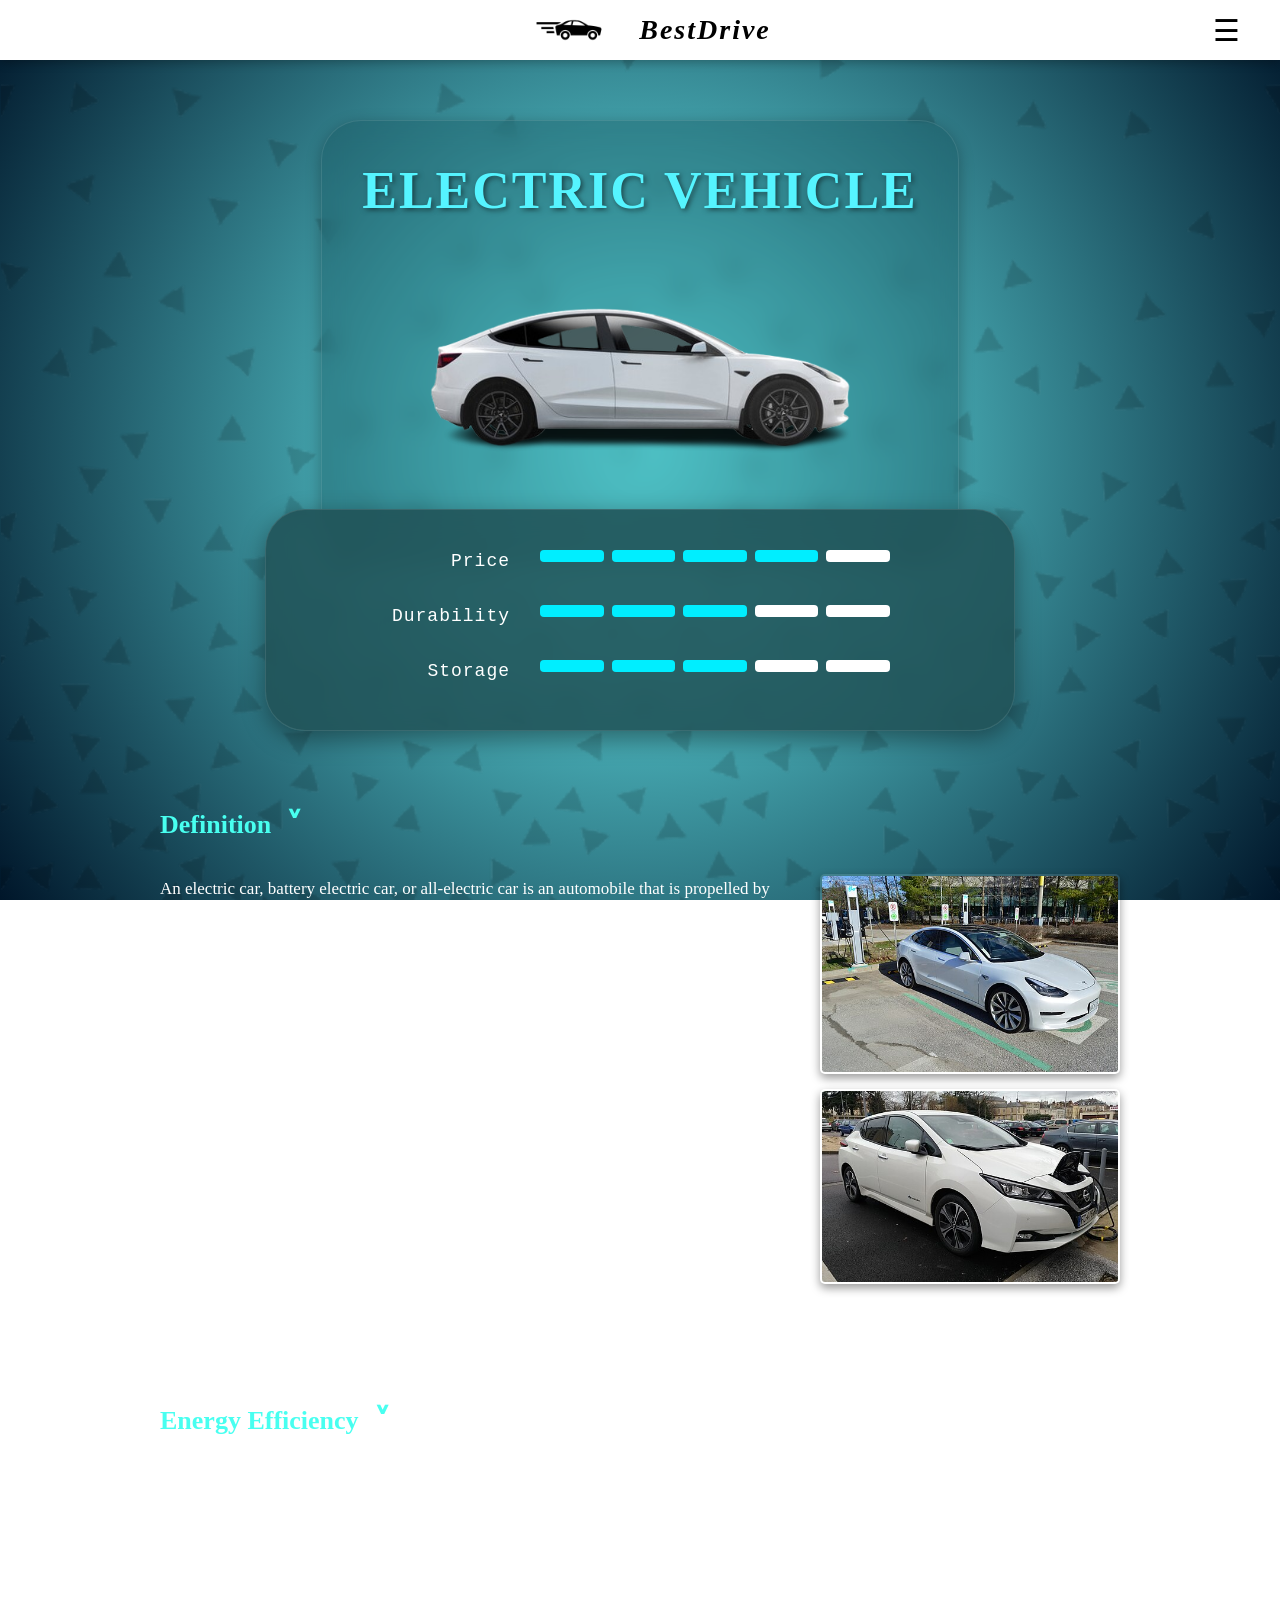
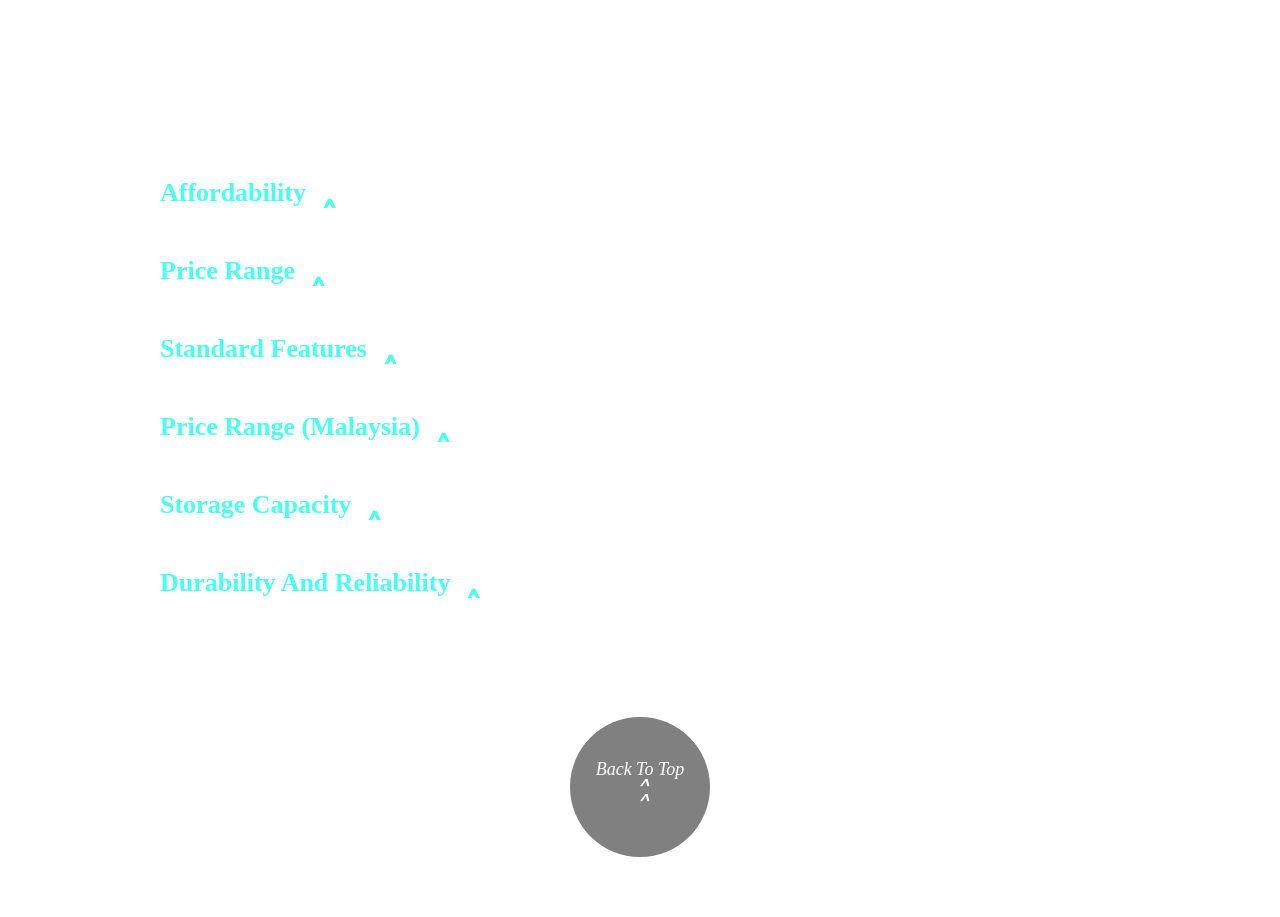
<file: ev.html>
<!DOCTYPE html>
<html lang="en">
<head>
    <meta charset="UTF-8">
    <meta name="viewport" content="width=device-width, initial-scale=1.0">
    <title>Electric Vehicle - BestDrive</title>
    <!-- Core styles from main page -->
    <link rel="stylesheet" href="css/style.css">
    <link rel="stylesheet" href="css/stylemenu.css">
    <!-- Specific styles for the EV page -->
    <link rel="stylesheet" href="css/styleev.css">
</head>
<body id="top" class="ev-page">

    <!-- Header -->
    <header>
        <div class="header-container">
            <a href="index.html" class="logo">
                <img src="img/logo/car.png" alt="Car Logo" class="logo-img"> BestDrive
            </a>
            <div class="menu-icon" onclick="openMenu()">☰</div>
        </div>
    </header>

    <!-- Main EV Feature Profile -->
    <section class="feature-card-wrapper">
        <div class="custom-showcase">
            
            <!-- Top Box: Title and Car Image -->
            <div class="showcase-top">
                <h1>ELECTRIC VEHICLE</h1>
                <img src="img/ev.png" alt="Electric Vehicle" class="showcase-car">
            </div>
            
            <!-- Bottom Box: Statistics -->
            <div class="showcase-bottom">
                <div class="stat-row">
                    <span class="label">Price</span>
                    <div class="bars">
                        <div class="bar filled"></div>
                        <div class="bar filled"></div>
                        <div class="bar filled"></div>
                        <div class="bar filled"></div>
                        <div class="bar"></div>
                    </div>
                </div>
                
                <div class="stat-row">
                    <span class="label">Durability</span>
                    <div class="bars">
                        <div class="bar filled"></div>
                        <div class="bar filled"></div>
                        <div class="bar filled"></div>
                        <div class="bar"></div>
                        <div class="bar"></div>
                    </div>
                </div>
                
                <div class="stat-row">
                    <span class="label">Storage</span>
                    <div class="bars">
                        <div class="bar filled"></div>
                        <div class="bar filled"></div>
                        <div class="bar filled"></div>
                        <div class="bar"></div>
                        <div class="bar"></div>
                    </div>
                </div>
            </div>
            
        </div>
    </section>

    <!-- Collapsible Accordion Sections -->
    <section class="accordion-container">
        
        <!-- Definition -->
        <details open>
            <summary>Definition <span class="arrow">&#709;</span></summary>
            <div class="details-content content-flex">
                <div class="content-text">
                    <p>An electric car, battery electric car, or all-electric car is an automobile that is propelled by one or more electric motors, using only energy stored in batteries. Compared to internal combustion engine (ICE) vehicles, electric cars are quieter, have no tailpipe emissions, and lower emissions in general.[1] In the United States and the European Union, as of 2020, the total cost of ownership of recent electric vehicles is cheaper than that of equivalent ICE cars, due to lower fueling and maintenance costs.[2][3]</p>
                    <ul>
                        <li>Compared to conventional internal combustion engine (ICE) vehicles, electric cars are quieter, have no tailpipe emissions, and lower emissions in general.[1] In the United States and the European Union, as of 2020, the total cost of ownership of recent electric vehicles is cheaper than that of equivalent ICE cars, due to lower fueling and maintenance costs.[2][3]</li>
                        <li>Charging an electric car can be done at a variety of charging stations; these charging stations can be installed in both houses and public areas.[4] The two all-time best-selling electric cars are the Nissan Leaf and the Tesla Model 3.</li>
                    </ul>
                </div>
                <div class="content-images-stacked">
                    <img src="img/gallery/electric/electric1.jpg" alt="Electric Car 1" class="stacked-image">
                    <img src="img/gallery/electric/electric2.jpg" alt="Electric Car 2" class="stacked-image">
                </div>
            </div>
        </details>

        <!-- Energy Efficiency -->
        <details open>
            <summary>Energy Efficiency <span class="arrow">&#709;</span></summary>
            <div class="details-content">
                <p>Internal combustion engines have thermodynamic limits on efficiency, expressed as a fraction of energy used to propel the vehicle compared to energy produced by burning fuel. Petrol engines effectively use only 15% of the fuel energy content to move the vehicle or to power accessories; diesel engines can reach on-board efficiency of 20%, while electric vehicles convert over 77% of the electrical energy from the grid to power at the wheels.[86] This efficiency translates directly into lower fuel costs.</p>
                <ul>
                    <li>Electric motors are more efficient than internal combustion engines in converting energy to driving the vehicle. EV motors are generally over 90% efficient, and even with efficiency losses charging the battery and in the inverter, the overall efficiency is above 70%. In comparison, petrol engines are less than 40% efficient.[87]</li>
                </ul>
            </div>
        </details>

        <!-- Affordability -->
        <details>
            <summary>Affordability <span class="arrow">&#709;</span></summary>
            <div class="details-content">
                <ul>
                    <li>Tesla was named as a leading electric vehicle manufacturer by market share in 2020. In 2020, Tesla accounted for 18% of global pure electric vehicle sales.[143][144] Other major brands in EV sales include Renault-Nissan-Mitsubishi Alliance, Volkswagen, Hyundai and Kia, and Chinese brands like BYD Auto, SAIC, and BAIC.[145][146]</li>
                    <li>EV sales in Norway reached roughly half of all car sales in the country in 2020. This is higher than 2019, 2018, and 2017, the share of EV sales was around 42%, 31%, and 20%, respectively.[147]</li>
                    <li>Some countries offer subsidies and tax breaks for EV buyers. In some cases, the subsidies can offset the higher purchase price of EVs, making them cost-competitive with petrol and diesel cars. Examples include the UK, China, and Norway.[148][149][150]</li>
                    <li>The cost of EVs is expected to continue to decrease as battery technology improves and economies of scale are achieved. The cost of lithium-ion battery packs has dropped significantly, from an estimated $1,100 per kWh in 2010 to around $137 per kWh in 2020, enabling more affordable EVs.[151]</li>
                </ul>
            </div>
        </details>

        <!-- Price Range -->
        <details>
            <summary>Price Range <span class="arrow">&#709;</span></summary>
            <div class="details-content content-flex">
                <div class="content-text">
                    <p>EV sales are expected to increase over the next decade. This growth is driven by a number of factors, including:</p>
                    <ul>
                        <li>Government regulations [152]</li>
                        <li>Improvements in EV technology and performance [153]</li>
                        <li>Declining EV costs [154]</li>
                    </ul>
                    <p>EVs are expected to represent a major portion of new car sales by 2030 in many markets. For example, the UK government has set a target to end the sale of new petrol and diesel cars by 2030. Other countries, like Norway, have even more ambitious targets, aiming to phase out ICE vehicle sales by 2025. [155]</p>
                </div>
                <img src="img/gallery/electric/price.jpg" alt="EV Price Range" class="content-image">
            </div>
        </details>

        <!-- Standard Features -->
        <details>
            <summary>Standard Features <span class="arrow">&#709;</span></summary>
            <div class="details-content">
                <p>Electric cars often feature advancements in styling and interior systems, reflecting their modern, forward-thinking nature. Design is often tailored to maximize efficiency and extend range:</p>
                <ul>
                    <li><strong>Aerodynamic Focus:</strong> EV styling often incorporates aerodynamic elements like closed grilles, smooth underbodies, and flush door handles. This minimizes drag to optimize range.</li>
                    <li><strong>Large Infotainment Displays:</strong> Most EVs boast massive touchscreen displays as central hubs for controlling not only entertainment but also vehicle settings and charging data.</li>
                    <li><strong>Minimalist Interiors:</strong> The lack of a bulky transmission tunnel allows for more spacious, airy, and minimalist cabin layouts.</li>
                </ul>
            </div>
        </details>

        <!-- Price Range (Malaysia context based on typical BestDrive structure) -->
        <details>
            <summary>Price Range (Malaysia) <span class="arrow">&#709;</span></summary>
            <div class="details-content">
                <p>The EV market in Malaysia is expanding rapidly, with prices spanning from entry-level urban hatchbacks to high-end luxury SUVs:</p>
                <ul>
                    <li><strong>Entry-Level / Urban EVs:</strong> RM 100,000 - RM 150,000. These are typically compact hatchbacks or small crossovers designed for daily commuting. Examples include the BYD Dolphin and GWM Ora Good Cat.</li>
                    <li><strong>Mid-Range / C-Segment SUVs:</strong> RM 150,000 - RM 250,000. This is the most competitive segment, offering practical range and space for families. Examples include the BYD Atto 3, Tesla Model 3, and Hyundai Kona Electric.</li>
                    <li><strong>Premium SUVs and Sedans:</strong> RM 250,000 - RM 400,000+. These offer extended range (often 500km+), premium interiors, and advanced features. Examples include the Tesla Model Y, BMW iX3, and Kia EV6.</li>
                    <li><strong>Luxury / Performance EVs:</strong> RM 400,000+. High-end brands offering top-tier performance, luxury, and brand prestige. Examples include the Porsche Taycan, Audi e-tron GT, and Mercedes-Benz EQS.</li>
                </ul>
            </div>
        </details>

        <!-- Storage Capacity -->
        <details>
            <summary>Storage Capacity <span class="arrow">&#709;</span></summary>
            <div class="details-content">
                <p>Electric vehicles generally offer excellent packaging and storage, often exceeding their internal combustion engine (ICE) counterparts:</p>
                <ul>
                    <li><strong>The "Frunk" (Front Trunk):</strong> Because electric motors are significantly smaller than gas engines, many EVs feature a secondary storage compartment under the hood, providing a secure space for charging cables or smaller bags.</li>
                    <li><strong>Flat Floor:</strong> The absence of a transmission tunnel and exhaust system allows for a completely flat interior floor. This creates more legroom for rear passengers and easier interior storage.</li>
                    <li><strong>Flexible Layouts:</strong> Because batteries are usually integrated into the floor (a "skateboard" chassis), interior designers have more freedom to create spacious and adaptable cabins.</li>
                </ul>
            </div>
        </details>

        <!-- Durability And Reliability -->
        <details>
            <summary>Durability And Reliability <span class="arrow">&#709;</span></summary>
            <div class="details-content">
                <p>EVs are often lauded for their lower maintenance needs compared to traditional ICE vehicles.</p>
                <ul>
                    <li><strong>Fewer Moving Parts:</strong> An electric motor has a fraction of the moving parts of a combustion engine. There are no oil changes, spark plugs, timing belts, or exhaust systems to maintain or replace, significantly reducing routine service requirements.</li>
                    <li><strong>Brake Longevity:</strong> Regenerative braking uses the electric motor to slow the vehicle, recovering energy back into the battery. This dramatically reduces wear on the physical brake pads and rotors, which can last much longer than on conventional cars.</li>
                    <li><strong>Battery Degradation:</strong> The main concern for long-term durability is the high-voltage battery pack. While batteries do degrade over time (losing total capacity), modern EV batteries are engineered to last the life of the vehicle, often coming with 8-year/160,000km warranties.</li>
                </ul>
            </div>
        </details>
        
    </section>

    <!-- Footer -->
    <footer>
        <a href="#top" class="back-to-top">
            <p>Back To Top</p>
            <div class="arrows">
                <span>&#708;</span>
                <span>&#708;</span>
            </div>
        </a>
    </footer>

    <!-- Slide-in Menu -->
    <div id="menu-overlay" onclick="closeMenu()"></div>
    <div id="side-menu" class="side-menu">
        <a href="javascript:void(0)" class="close-btn" onclick="closeMenu()">☰</a>
        
        <a href="index.html" class="menu-item">
            <div class="menu-icon-wrapper">
                <img src="img/logo/car.png" alt="Home" class="menu-img menu-icon-home">
            </div>
            <span>Home</span>
        </a>
        <a href="sedan.html" class="menu-item">
            <div class="menu-icon-wrapper">
                <img src="img/icon/1.png" alt="Sedan" class="menu-img menu-icon-sedan">
            </div>
            <span>Sedan</span>
        </a>
        <a href="suv.html" class="menu-item">
            <div class="menu-icon-wrapper">
                <img src="img/icon/2.png" alt="SUV" class="menu-img menu-icon-suv">
            </div>
            <span>SUV</span>
        </a>
        <a href="hatchback.html" class="menu-item">
            <div class="menu-icon-wrapper">
                <img src="img/icon/3.png" alt="Hatchback" class="menu-img menu-icon-hatchback">
            </div>
            <span>Hatchback</span>
        </a>
        <a href="mpv.html" class="menu-item">
            <div class="menu-icon-wrapper">
                <img src="img/icon/4.png" alt="MPV" class="menu-img menu-icon-mpv">
            </div>
            <span>MPV</span>
        </a>
        <a href="crossover.html" class="menu-item">
            <div class="menu-icon-wrapper">
                <img src="img/icon/5.png" alt="Crossover" class="menu-img menu-icon-crossover">
            </div>
            <span>Crossover</span>
        </a>
        <a href="pickup.html" class="menu-item">
            <div class="menu-icon-wrapper">
                <img src="img/icon/6.png" alt="Pickup Truck" class="menu-img menu-icon-pickup">
            </div>
            <span>Pickup Truck</span>
        </a>
        <a href="sports.html" class="menu-item">
            <div class="menu-icon-wrapper">
                <img src="img/icon/7.png" alt="Sports" class="menu-img menu-icon-sports">
            </div>
            <span>Sports</span>
        </a>
        <a href="ev.html" class="menu-item">
            <div class="menu-icon-wrapper">
                <img src="img/icon/8.png" alt="EV" class="menu-img menu-icon-ev">
            </div>
            <span>EV</span>
        </a>
    </div>

    <!-- Script to Handle the Menu Animation -->
    <script>
        function openMenu() {
            document.getElementById("side-menu").style.right = "0";
            document.getElementById("menu-overlay").style.display = "block";
        }
        function closeMenu() {
            document.getElementById("side-menu").style.right = "-400px";
            document.getElementById("menu-overlay").style.display = "none";
        }
    </script>

</body>
</html>
</file>
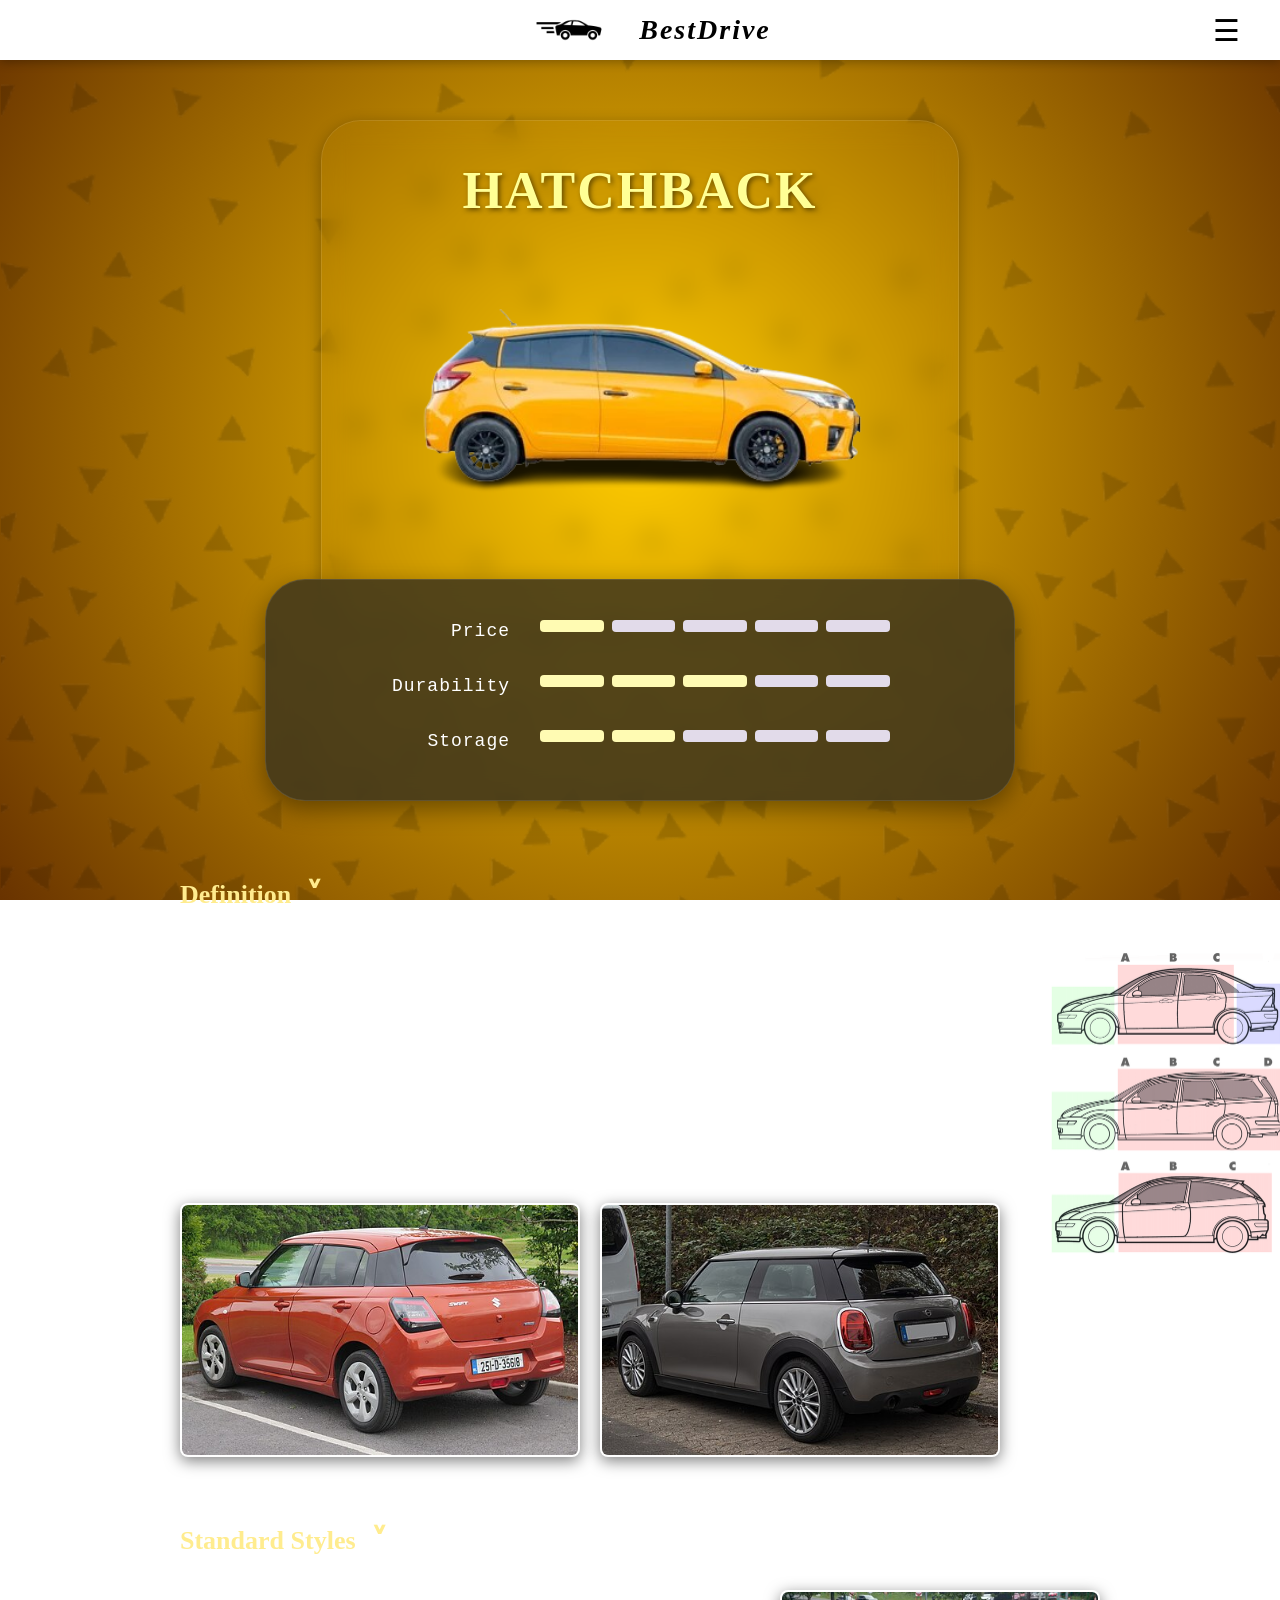
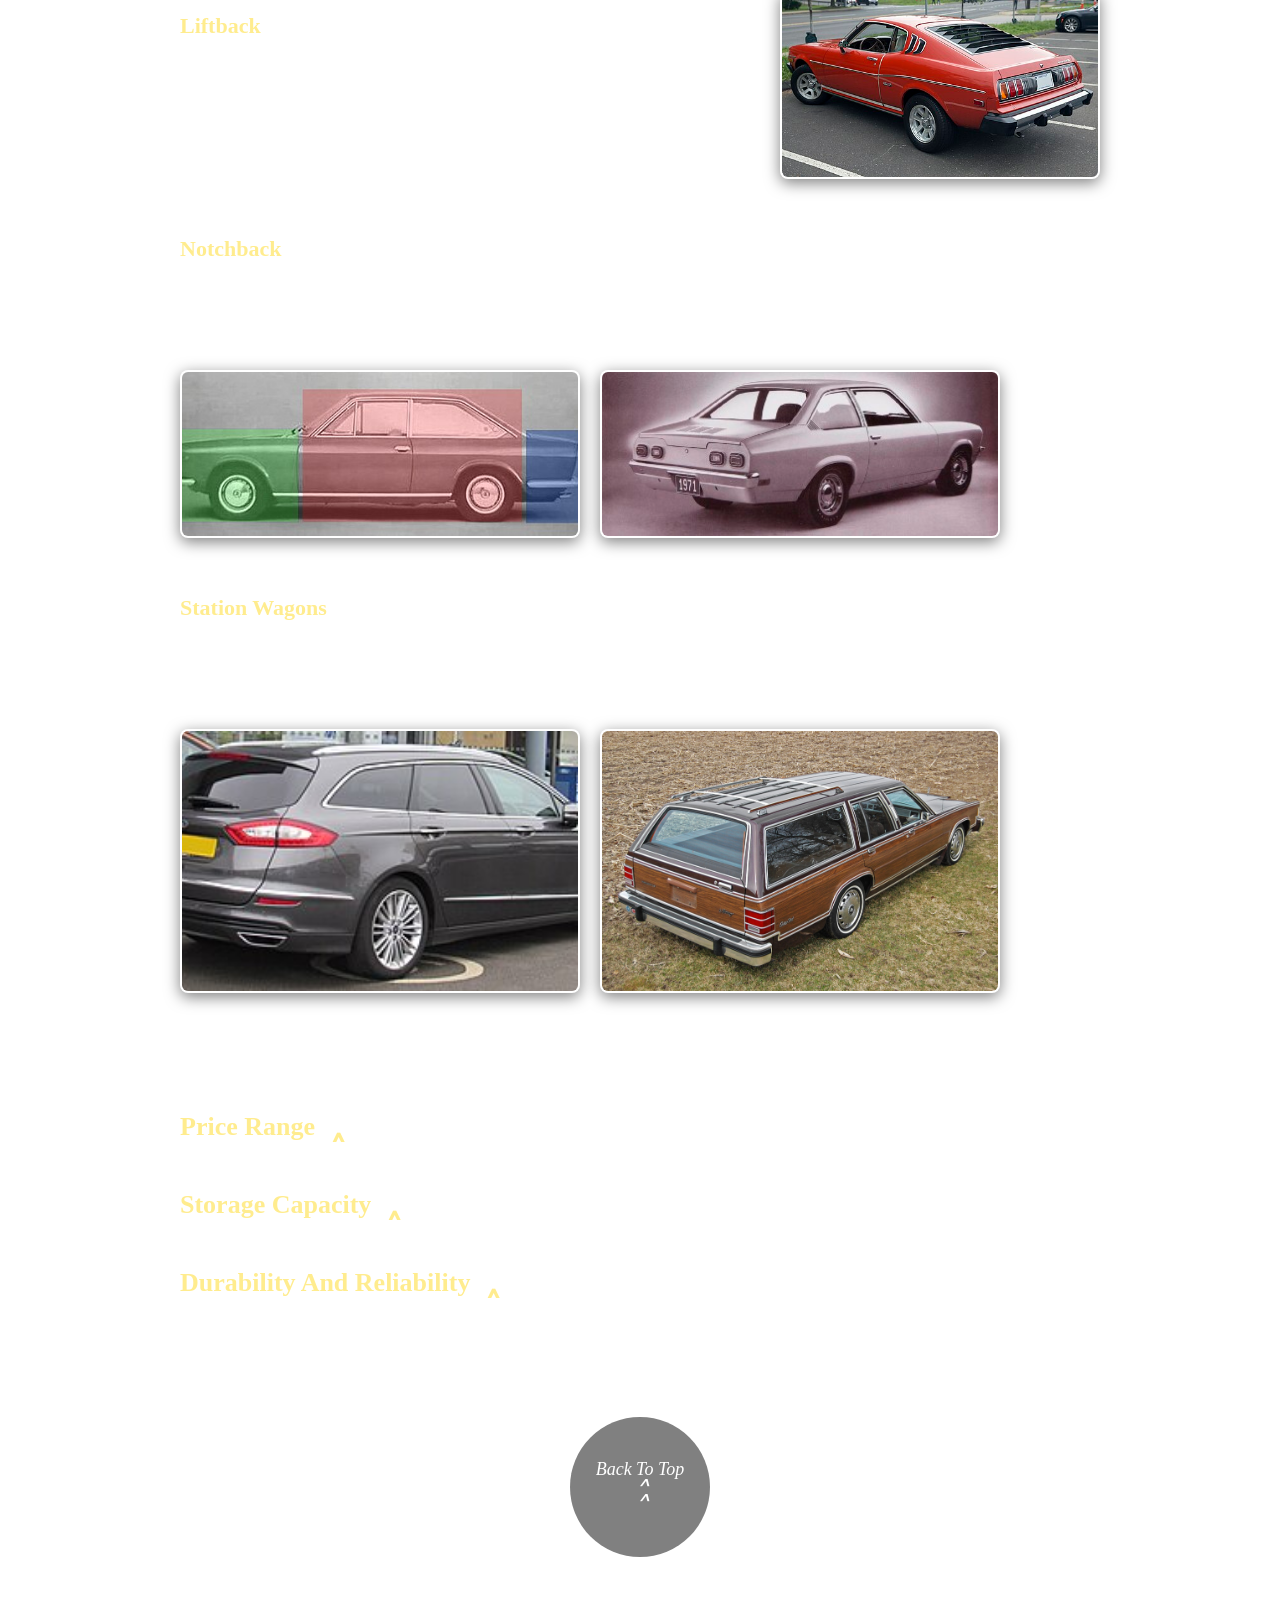
<file: hatchback.html>
<!DOCTYPE html>
<html lang="en">
<head>
    <meta charset="UTF-8">
    <meta name="viewport" content="width=device-width, initial-scale=1.0">
    <title>Hatchback - BestDrive</title>
    <!-- Core styles from main page -->
    <link rel="stylesheet" href="css/style.css">
    <link rel="stylesheet" href="css/stylemenu.css">
    <!-- Specific styles for the Hatchback page -->
    <link rel="stylesheet" href="css/stylehatchback.css">
</head>
<body id="top" class="hatchback-page">

    <!-- Header -->
    <header>
        <div class="header-container">
            <a href="index.html" class="logo">
                <img src="img/logo/car.png" alt="Car Logo" class="logo-img"> BestDrive
            </a>
            <div class="menu-icon" onclick="openMenu()">☰</div>
        </div>
    </header>

<!-- Main Hatchback Feature Profile -->
    <section class="feature-card-wrapper">
        <div class="custom-showcase">
            
            <!-- Top Box: Title and Car Image -->
            <div class="showcase-top">
                <h1>HATCHBACK</h1>
                <!-- Assuming standard naming convention for the main showcase image -->
                <img src="img/hatchback.png" alt="Hatchback" class="showcase-car">
            </div>
            
            <!-- Bottom Box: Statistics -->
            <div class="showcase-bottom">
                
                <!-- Price: 1/5 -->
                <div class="stat-row">
                    <span class="label">Price</span>
                    <div class="bars">
                        <div class="bar filled"></div>
                        <div class="bar"></div>
                        <div class="bar"></div>
                        <div class="bar"></div>
                        <div class="bar"></div>
                    </div>
                </div>
                
                <!-- Durability: 3/5 -->
                <div class="stat-row">
                    <span class="label">Durability</span>
                    <div class="bars">
                        <div class="bar filled"></div>
                        <div class="bar filled"></div>
                        <div class="bar filled"></div>
                        <div class="bar"></div>
                        <div class="bar"></div>
                    </div>
                </div>
                
                <!-- Storage: 2/5 -->
                <div class="stat-row">
                    <span class="label">Storage</span>
                    <div class="bars">
                        <div class="bar filled"></div>
                        <div class="bar filled"></div>
                        <div class="bar"></div>
                        <div class="bar"></div>
                        <div class="bar"></div>
                    </div>
                </div>
                
            </div>
        </div> <!-- FIXED: Closes custom-showcase -->
    </section> <!-- FIXED: Closes feature-card-wrapper -->

    <!-- Collapsible Accordion Sections -->
    <section class="accordion-container">
    <!-- Collapsible Accordion Sections -->
    <section class="accordion-container">
        
<!-- Definition -->
        <details open>
            <summary>Definition <span class="arrow">&#709;</span></summary>
            <div class="details-content content-flex">
                <div class="content-text">
                    <p>A hatchback is a car body configuration with a "rear door" that swings upward to provide access to a cargo area. In a hatchback, the passenger cabin and trunk space are integrated into a single continuous volume. Hatchbacks are typically described as three-door (two entry doors and the hatch) or five-door (four entry doors and the hatch) cars.</p>
                    <ul>
                        <li><strong>Two-Box Structure:</strong> Most hatchbacks utilize a two-box design, where the engine is housed in the front box and the passenger cabin and cargo area are combined in a single volume in the second box.</li>
                        <li><strong>Hatchback Door:</strong> The defining feature is the upward-swinging rear door (the hatch). This door hinges at the roof level, rather than below the rear window like a traditional trunk.</li>
                    </ul>
                    
                    <!-- Updated Grid: Forced to be left and right -->
                    <div class="style-image-grid two-col" style="margin-top: 20px; flex-wrap: nowrap;">
                        <img src="img/gallery/hatchback/hatchback1.jpg" alt="Hatchback Example 1" style="min-width: 0;">
                        <img src="img/gallery/hatchback/hatchback2.jpg" alt="Hatchback Example 2" style="min-width: 0;">
                    </div>
                    
                </div>
                <img src="img/gallery/body.png" alt="Hatchback Body Structure" class="content-image">
            </div>
        </details>

        <!-- Standard Styles -->
        <details open>
            <summary>Standard Styles <span class="arrow">&#709;</span></summary>
            <div class="details-content">
                
                <!-- Liftback -->
                <div class="style-item row-layout">
                    <div class="content-text">
                        <h3>Liftback</h3>
                        <p>Some models like modern fastbacks feature a "liftback" tailgate. The rear is steeply sloped, but lifts up entirely from the roofline, providing hatchback-like access to the cargo area.</p>
                    </div>
                    <img src="img/gallery/hatchback/liftback.jpg" alt="Liftback" class="style-image-single">
                </div>

                <!-- Notchback -->
                <div class="style-item col-layout">
                    <div class="content-text">
                        <h3>Notchback</h3>
                        <p>These designs appear to have a "three-box" sedan profile but actually feature a hatchback rear door and trunk lid. The hatch mechanism includes the rear window, opening the entire rear passenger area to the cargo compartment.</p>
                    </div>
                    <div class="style-image-grid two-col">
                        <img src="img/gallery/hatchback/notchback1.jpg" alt="Notchback 1">
                        <img src="img/gallery/hatchback/notchback2.jpg" alt="Notchback 2">
                    </div>
                </div>

                <!-- Station Wagons -->
                <div class="style-item col-layout">
                    <div class="content-text">
                        <h3>Station Wagons</h3>
                        <p>While similar, wagons differ slightly from hatchbacks. They feature extended roofs and a D-pillar for maximized cargo space, whereas hatchbacks usually have a steeply raked rear hatch and a more compact overall footprint.</p>
                    </div>
                    <div class="style-image-grid two-col">
                        <img src="img/gallery/hatchback/wagons1.jpg" alt="Station Wagon 1">
                        <img src="img/gallery/hatchback/wagons2.jpg" alt="Station Wagon 2">
                    </div>
                </div>

            </div>
        </details>

        <!-- Price Range -->
        <details>
            <summary>Price Range <span class="arrow">&#709;</span></summary>
            <div class="details-content">
                <p>Hatchbacks are incredibly popular in Malaysia, ranging from compact affordable entry-level models to high-performance "hot hatches":</p>
                <ul>
                    <li><strong>Entry-Level / Subcompact (Segment A/B):</strong> RM 30,000 - RM 90,000. These are compact, highly fuel-efficient vehicles perfect for city driving and first-time car buyers. Examples: Perodua Axia, Perodua Myvi, and Proton Iriz.</li>
                    <li><strong>Compact / C-Segment (Segment C):</strong> RM 90,000 - RM 150,000. These provide more space, better performance, and higher-quality interiors, suitable for small families or individuals prioritizing driving dynamics. Examples: Honda Civic Hatchback, and Toyota Yaris.</li>
                    <li><strong>Premium Compact / Hot Hatches:</strong> RM 150,000 - RM 300,000+. These models focus on spirited driving, refined interiors, and high performance. Examples: Volkswagen Golf GTI, Mercedes-Benz A-Class, and MINI Cooper 5-Door.</li>
                </ul>
            </div>
        </details>

        <!-- Storage Capacity -->
        <details>
            <summary>Storage Capacity <span class="arrow">&#709;</span></summary>
            <div class="details-content">
                <p>The hatchback's defining feature is its versatile approach to cargo management within a compact footprint:</p>
                <ul>
                    <li><strong>Shared Cargo Space:</strong> Unlike the separate trunk of a sedan, the cargo area in a hatchback is part of the main cabin, usually separated by a parcel shelf.</li>
                    <li><strong>Fold-Flat Flexibility:</strong> The true magic of a hatchback happens when you fold the rear seats down. Because the cargo area isn't enclosed by a fixed trunk structure, folding the seats transforms a relatively small car into a vehicle that can swallow large, bulky items like flat-pack furniture, bicycles, or large boxes — items that would never fit through the narrow trunk opening of a sedan.</li>
                    <li><strong>Vertical Accommodation:</strong> The lack of a fixed rear deck allows for taller items to be carried, leveraging the full height of the interior cabin.</li>
                </ul>
            </div>
        </details>

        <!-- Durability And Reliability -->
        <details>
            <summary>Durability And Reliability <span class="arrow">&#709;</span></summary>
            <div class="details-content">
                <p>Hatchbacks share much of their mechanical underpinnings with sedans, meaning they generally offer similar longevity and reliability:</p>
                <ul>
                    <li><strong>City-Focused Wear:</strong> Hatchbacks are often used extensively in urban environments, subjecting them to stop-and-go traffic, frequent braking, and rougher city streets. This can lead to accelerated wear on components like brakes, suspension, and clutches.</li>
                    <li><strong>Interior Durability:</strong> Because the cargo area is open to the cabin, the interior materials in the rear might be more prone to scratches, scuffs, or stains from hauling cargo compared to the isolated trunk of a sedan.</li>
                    <li><strong>Cost of Maintenance:</strong> Hatchbacks are generally very economical to maintain. They share platforms and parts with other high-volume cars, making replacement parts cheap and readily available. Their smaller engines and lighter weight also contribute to lower running costs and less strain on mechanical components.</li>
                </ul>
            </div>
        </details>
        
    </section>

    <!-- Footer -->
    <footer>
        <a href="#top" class="back-to-top">
            <p>Back To Top</p>
            <div class="arrows">
                <span>&#708;</span>
                <span>&#708;</span>
            </div>
        </a>
    </footer>

    <!-- Slide-in Menu -->
    <div id="menu-overlay" onclick="closeMenu()"></div>
    <div id="side-menu" class="side-menu">
        <a href="javascript:void(0)" class="close-btn" onclick="closeMenu()">☰</a>
        
        <a href="index.html" class="menu-item">
            <div class="menu-icon-wrapper">
                <img src="img/logo/car.png" alt="Home" class="menu-img menu-icon-home">
            </div>
            <span>Home</span>
        </a>
        <a href="sedan.html" class="menu-item">
            <div class="menu-icon-wrapper">
                <img src="img/icon/1.png" alt="Sedan" class="menu-img menu-icon-sedan">
            </div>
            <span>Sedan</span>
        </a>
        <a href="suv.html" class="menu-item">
            <div class="menu-icon-wrapper">
                <img src="img/icon/2.png" alt="SUV" class="menu-img menu-icon-suv">
            </div>
            <span>SUV</span>
        </a>
        <a href="hatchback.html" class="menu-item">
            <div class="menu-icon-wrapper">
                <img src="img/icon/3.png" alt="Hatchback" class="menu-img menu-icon-hatchback">
            </div>
            <span>Hatchback</span>
        </a>
        <a href="mpv.html" class="menu-item">
            <div class="menu-icon-wrapper">
                <img src="img/icon/4.png" alt="MPV" class="menu-img menu-icon-mpv">
            </div>
            <span>MPV</span>
        </a>
        <a href="crossover.html" class="menu-item">
            <div class="menu-icon-wrapper">
                <img src="img/icon/5.png" alt="Crossover" class="menu-img menu-icon-crossover">
            </div>
            <span>Crossover</span>
        </a>
        <a href="pickup.html" class="menu-item">
            <div class="menu-icon-wrapper">
                <img src="img/icon/6.png" alt="Pickup Truck" class="menu-img menu-icon-pickup">
            </div>
            <span>Pickup Truck</span>
        </a>
        <a href="sports.html" class="menu-item">
            <div class="menu-icon-wrapper">
                <img src="img/icon/7.png" alt="Sports" class="menu-img menu-icon-sports">
            </div>
            <span>Sports</span>
        </a>
        <a href="ev.html" class="menu-item">
            <div class="menu-icon-wrapper">
                <img src="img/icon/8.png" alt="EV" class="menu-img menu-icon-ev">
            </div>
            <span>EV</span>
        </a>
    </div>

    <!-- Script to Handle the Menu Animation -->
    <script>
        function openMenu() {
            document.getElementById("side-menu").style.right = "0";
            document.getElementById("menu-overlay").style.display = "block";
        }
        function closeMenu() {
            document.getElementById("side-menu").style.right = "-400px";
            document.getElementById("menu-overlay").style.display = "none";
        }
    </script>

</body>
</html>
</file>
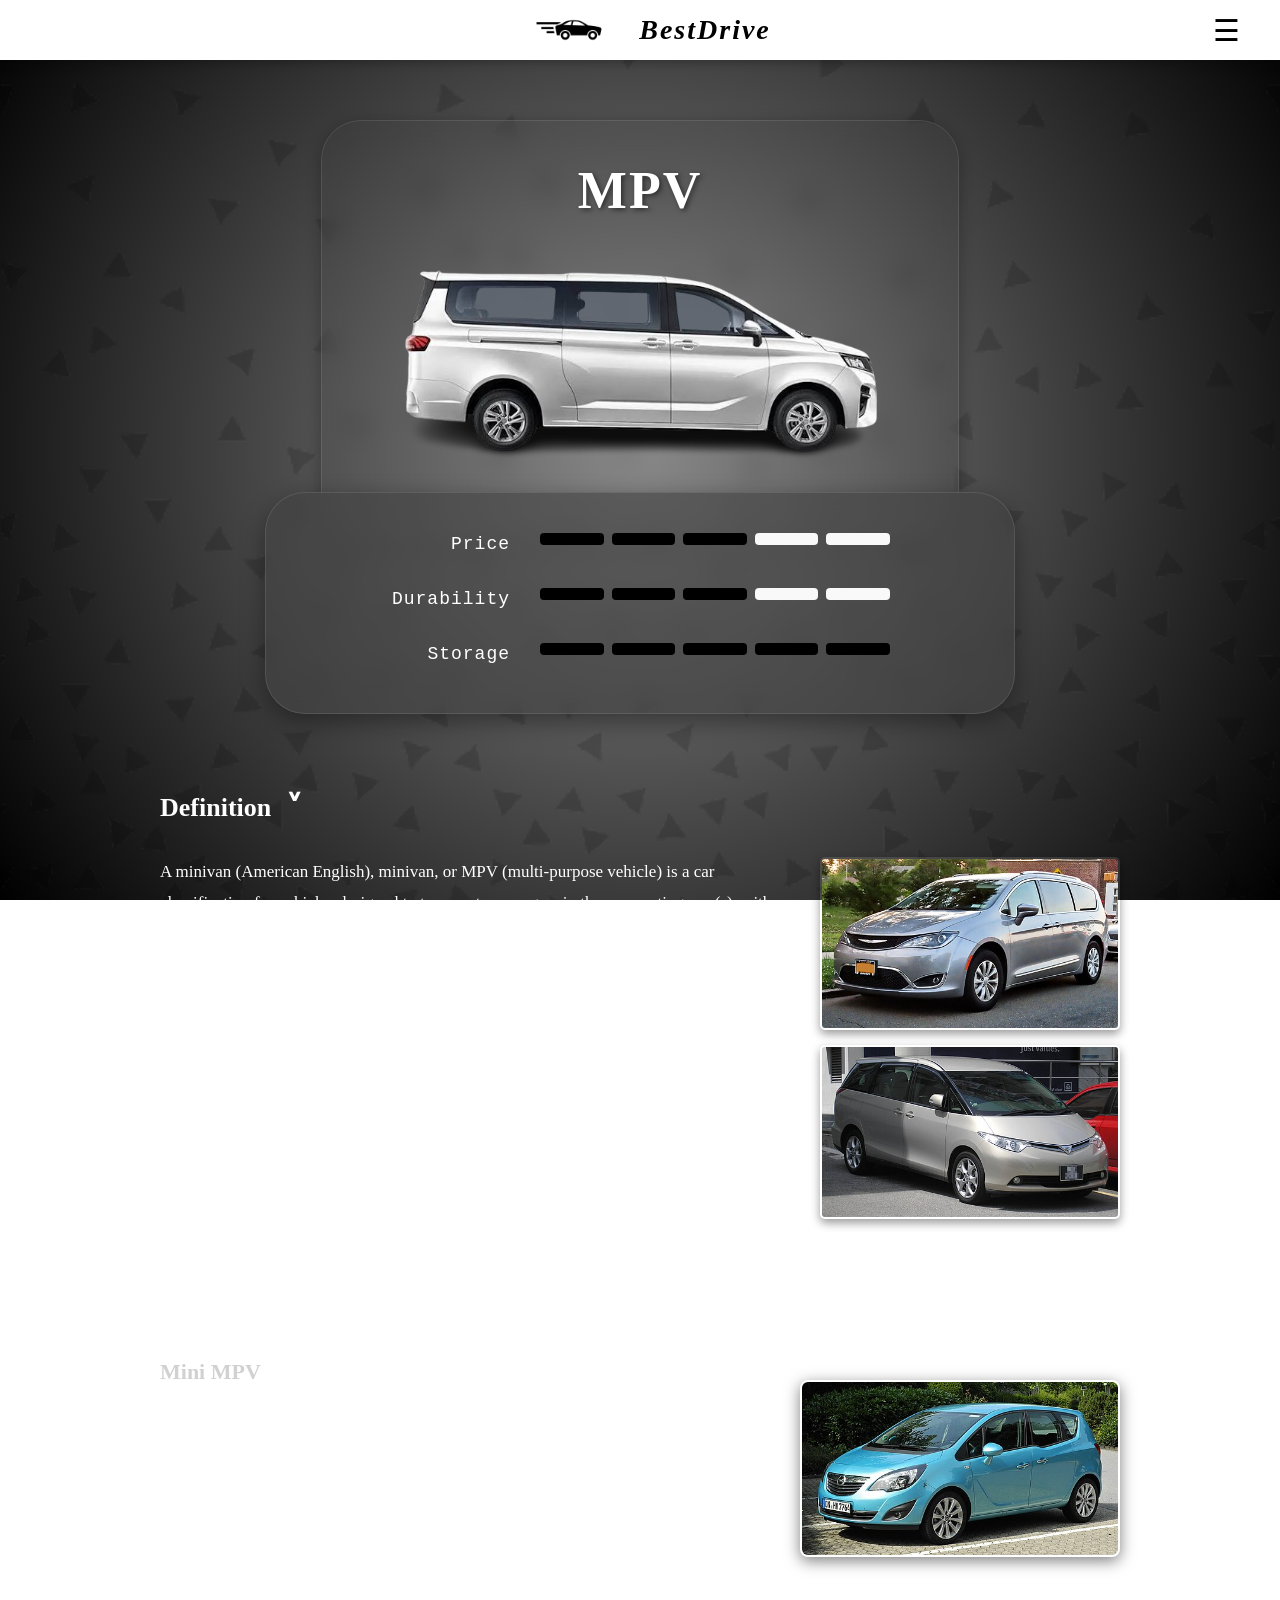
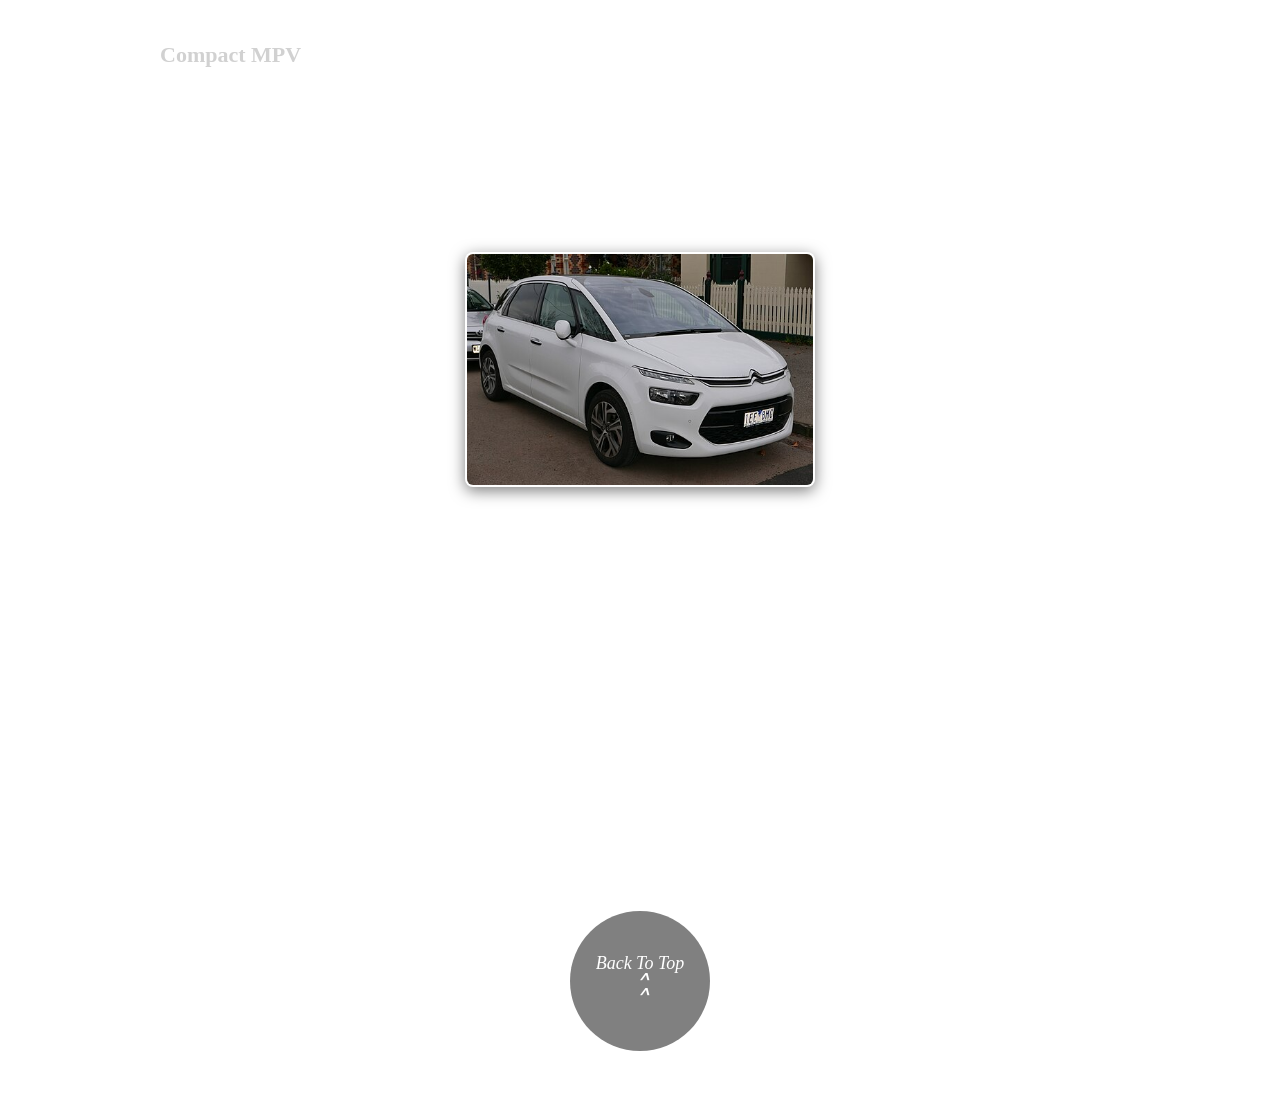
<file: mpv.html>
<!DOCTYPE html>
<html lang="en">
<head>
    <meta charset="UTF-8">
    <meta name="viewport" content="width=device-width, initial-scale=1.0">
    <title>MPV - BestDrive</title>
    <!-- Core styles from main page -->
    <link rel="stylesheet" href="css/style.css">
    <link rel="stylesheet" href="css/stylemenu.css">
    <!-- Specific styles for the MPV page -->
    <link rel="stylesheet" href="css/stylempv.css">
</head>
<body id="top" class="mpv-page">

    <!-- Header -->
    <header>
        <div class="header-container">
            <a href="index.html" class="logo">
                <img src="img/logo/car.png" alt="Car Logo" class="logo-img"> BestDrive
            </a>
            <div class="menu-icon" onclick="openMenu()">☰</div>
        </div>
    </header>

    <!-- Main MPV Feature Profile -->
    <section class="feature-card-wrapper">
        <div class="custom-showcase">
            
            <!-- Top Box: Title and Car Image -->
            <div class="showcase-top">
                <h1>MPV</h1>
                <img src="img/mpv.png" alt="MPV" class="showcase-car">
            </div>
            
            <!-- Bottom Box: Statistics -->
            <div class="showcase-bottom">
                <div class="stat-row">
                    <span class="label">Price</span>
                    <div class="bars">
                        <div class="bar filled"></div>
                        <div class="bar filled"></div>
                        <div class="bar filled"></div>
                        <div class="bar"></div>
                        <div class="bar"></div>
                    </div>
                </div>
                
                <div class="stat-row">
                    <span class="label">Durability</span>
                    <div class="bars">
                        <div class="bar filled"></div>
                        <div class="bar filled"></div>
                        <div class="bar filled"></div>
                        <div class="bar"></div>
                        <div class="bar"></div>
                    </div>
                </div>
                
                <div class="stat-row">
                    <span class="label">Storage</span>
                    <div class="bars">
                        <div class="bar filled"></div>
                        <div class="bar filled"></div>
                        <div class="bar filled"></div>
                        <div class="bar filled"></div>
                        <div class="bar filled"></div>
                    </div>
                </div>
            </div>
            
        </div>
    </section>

    <!-- Collapsible Accordion Sections -->
    <section class="accordion-container">
        
        <!-- Definition -->
        <details open>
            <summary>Definition <span class="arrow">&#709;</span></summary>
            <div class="details-content content-flex">
                <div class="content-text">
                    <p>A minivan (American English), minivan, or MPV (multi-purpose vehicle) is a car classification for vehicles designed to transport passengers in the rear seating row(s), with reconfigurable seats in two or three rows. The equivalent classification in Europe is the M-segment (multi-purpose vehicles).</p>
                    <ul>
                        <li>Features often a "one-box" or "two-box" configuration with a higher roofline, a flat floor, and sliding doors for rear passengers.</li>
                        <li>Distinguished by a higher seating position and higher H-point seating. The largest sizes of minivans are also referred to as "large MPVs" and became popular following the introduction of the 1984 Dodge Caravan and Renault Espace. Typically, these have platforms derived from D-segment passenger cars or compact pickups.</li>
                    </ul>
                </div>
                <div class="content-images-stacked">
                    <img src="img/gallery/mpv/mpv1.jpg" alt="MPV Example 1" class="stacked-image">
                    <img src="img/gallery/mpv/mpv2.jpg" alt="MPV Example 2" class="stacked-image">
                </div>
            </div>
        </details>

        <!-- Size Categories -->
        <details open>
            <summary>Size Categories <span class="arrow">&#709;</span></summary>
            <div class="details-content">
                
                <!-- Mini MPV -->
                <div class="style-item row-layout">
                    <div class="content-text">
                        <h3>Mini MPV</h3>
                        <p>Mini MPV is a vehicle size class for the smallest size of minivans (MPVs). The mini MPV size class sits below the compact MPV size class, and the vehicles are often built on the platforms of B-segment hatchback models.</p>
                        <p>Some models are built with passenger car doors and are marketed towards families, such as the Nissan Note, Honda Fit/Jazz, and Toyota Sienta.</p>
                    </div>
                    <img src="img/gallery/mpv/mini.jpg" alt="Mini MPV" class="style-image-single">
                </div>

                <!-- Compact MPV -->
                <div class="style-item col-layout">
                    <div class="content-text">
                        <h3>Compact MPV</h3>
                        <p>Compact MPV is an abbreviation for Compact Multi-Purpose Vehicle. It is a vehicle size class for the middle size of MPVs/minivans. The Compact MPV size class sits between the mini MPV and minivan size classes.</p>
                        <p>Compact MPVs remain predominantly a European phenomenon, although they are also built and sold in many other markets. However, the compact MPV is mostly known in the United States as the 'mini minivan'.</p>
                    </div>
                    <div class="style-image-grid center-single">
                        <img src="img/gallery/mpv/compact.jpg" alt="Compact MPV">
                    </div>
                </div>

            </div>
        </details>

        <!-- Price Range -->
        <details>
            <summary>Price Range <span class="arrow">&#709;</span></summary>
            <div class="details-content">
                <p>The MPV segment in Malaysia caters to a wide range of budgets, from highly practical entry models to ultra-luxurious VIP transports:</p>
                <ul>
                    <li><strong>Entry-Level / Compact MPVs:</strong> RM 60,000 - RM 100,000. These are commonly used by families looking for a practical, affordable option. The compact footprint makes them great for city driving. Examples: Perodua Alza, Proton Exora, and Toyota Avanza.</li>
                    <li><strong>Mid-Size / C-Segment MPVs:</strong> RM 100,000 - RM 150,000. These models offer a more comfortable space and better refinement. They are excellent for daily family hauling. Examples: Nissan Serena S-Hybrid, Toyota Innova Zenix.</li>
                    <li><strong>Large & Premium MPVs:</strong> RM 150,000 - RM 300,000+. Ideal for long-distance travel, offering high-end features and captain's seats. Designed for larger families or executive transport. Examples: Kia Carnival, Hyundai Staria.</li>
                    <li><strong>Luxury VIP Transports:</strong> RM 300,000+. These are often used as status symbols in Malaysia, functioning as mobile luxury lounges with plush leather captain's chairs, ambient lighting, and top-tier comfort for VIPs. Examples: Toyota Alphard, Toyota Vellfire, Lexus LM.</li>
                </ul>
            </div>
        </details>

        <!-- Storage Capacity -->
        <details>
            <summary>Storage Capacity <span class="arrow">&#709;</span></summary>
            <div class="details-content">
                <p>MPVs are renowned for their storage capacity and flexible space. They are specifically engineered to maximize interior volume.</p>
                <ul>
                    <li><strong>Maximum Cargo Space:</strong> By folding flat or removing rear seats, MPVs provide cavernous cargo volume, often surpassing large SUVs. The flat floor makes it easy to slide heavy or bulky items in and out.</li>
                    <li><strong>Flexible Seating:</strong> The true hallmark of an MPV is its highly adaptable interior. Seats can fold, tumble, slide, or even swivel. This allows owners to seamlessly switch between carrying seven passengers or hauling furniture.</li>
                    <li><strong>Cabin Storage:</strong> Beyond the trunk, MPVs are designed with the family in mind. They feature numerous cup holders, large door bins, under-seat storage, and overhead compartments to keep the cabin clutter-free during long journeys.</li>
                </ul>
            </div>
        </details>

        <!-- Durability And Reliability -->
        <details>
            <summary>Durability And Reliability <span class="arrow">&#709;</span></summary>
            <div class="details-content">
                <p>MPVs are engineered to handle the wear and tear of family hauling and daily commuting.</p>
                <ul>
                    <li><strong>Family-Proof Interiors:</strong> Built for children, pets, and cargo, the materials used in MPV cabins prioritize durability. Easy-to-clean fabrics, scratch-resistant plastics, and durable floor mats help maintain the interior over years of heavy use.</li>
                    <li><strong>Proven Mechanicals:</strong> MPVs often utilize powertrains from established sedans or commercial vehicles, meaning their engines and transmissions are robust, proven, and tuned for longevity rather than high performance.</li>
                    <li><strong>Maintenance:</strong> Due to their popularity as family vehicles, standard MPVs benefit from widespread parts availability and affordable servicing. However, premium models equipped with electronic sliding doors and advanced luxury features may require more specialized maintenance.</li>
                </ul>
            </div>
        </details>
        
    </section>

    <!-- Footer -->
    <footer>
        <a href="#top" class="back-to-top">
            <p>Back To Top</p>
            <div class="arrows">
                <span>&#708;</span>
                <span>&#708;</span>
            </div>
        </a>
    </footer>

    <!-- Slide-in Menu -->
    <div id="menu-overlay" onclick="closeMenu()"></div>
    <div id="side-menu" class="side-menu">
        <a href="javascript:void(0)" class="close-btn" onclick="closeMenu()">☰</a>
        
        <a href="index.html" class="menu-item">
            <div class="menu-icon-wrapper">
                <img src="img/logo/car.png" alt="Home" class="menu-img menu-icon-home">
            </div>
            <span>Home</span>
        </a>
        <a href="sedan.html" class="menu-item">
            <div class="menu-icon-wrapper">
                <img src="img/icon/1.png" alt="Sedan" class="menu-img menu-icon-sedan">
            </div>
            <span>Sedan</span>
        </a>
        <a href="suv.html" class="menu-item">
            <div class="menu-icon-wrapper">
                <img src="img/icon/2.png" alt="SUV" class="menu-img menu-icon-suv">
            </div>
            <span>SUV</span>
        </a>
        <a href="hatchback.html" class="menu-item">
            <div class="menu-icon-wrapper">
                <img src="img/icon/3.png" alt="Hatchback" class="menu-img menu-icon-hatchback">
            </div>
            <span>Hatchback</span>
        </a>
        <a href="mpv.html" class="menu-item">
            <div class="menu-icon-wrapper">
                <img src="img/icon/4.png" alt="MPV" class="menu-img menu-icon-mpv">
            </div>
            <span>MPV</span>
        </a>
        <a href="crossover.html" class="menu-item">
            <div class="menu-icon-wrapper">
                <img src="img/icon/5.png" alt="Crossover" class="menu-img menu-icon-crossover">
            </div>
            <span>Crossover</span>
        </a>
        <a href="pickup.html" class="menu-item">
            <div class="menu-icon-wrapper">
                <img src="img/icon/6.png" alt="Pickup Truck" class="menu-img menu-icon-pickup">
            </div>
            <span>Pickup Truck</span>
        </a>
        <a href="sports.html" class="menu-item">
            <div class="menu-icon-wrapper">
                <img src="img/icon/7.png" alt="Sports" class="menu-img menu-icon-sports">
            </div>
            <span>Sports</span>
        </a>
        <a href="ev.html" class="menu-item">
            <div class="menu-icon-wrapper">
                <img src="img/icon/8.png" alt="EV" class="menu-img menu-icon-ev">
            </div>
            <span>EV</span>
        </a>
    </div>

    <!-- Script to Handle the Menu Animation -->
    <script>
        function openMenu() {
            document.getElementById("side-menu").style.right = "0";
            document.getElementById("menu-overlay").style.display = "block";
        }
        function closeMenu() {
            document.getElementById("side-menu").style.right = "-400px";
            document.getElementById("menu-overlay").style.display = "none";
        }
    </script>

</body>
</html>
</file>
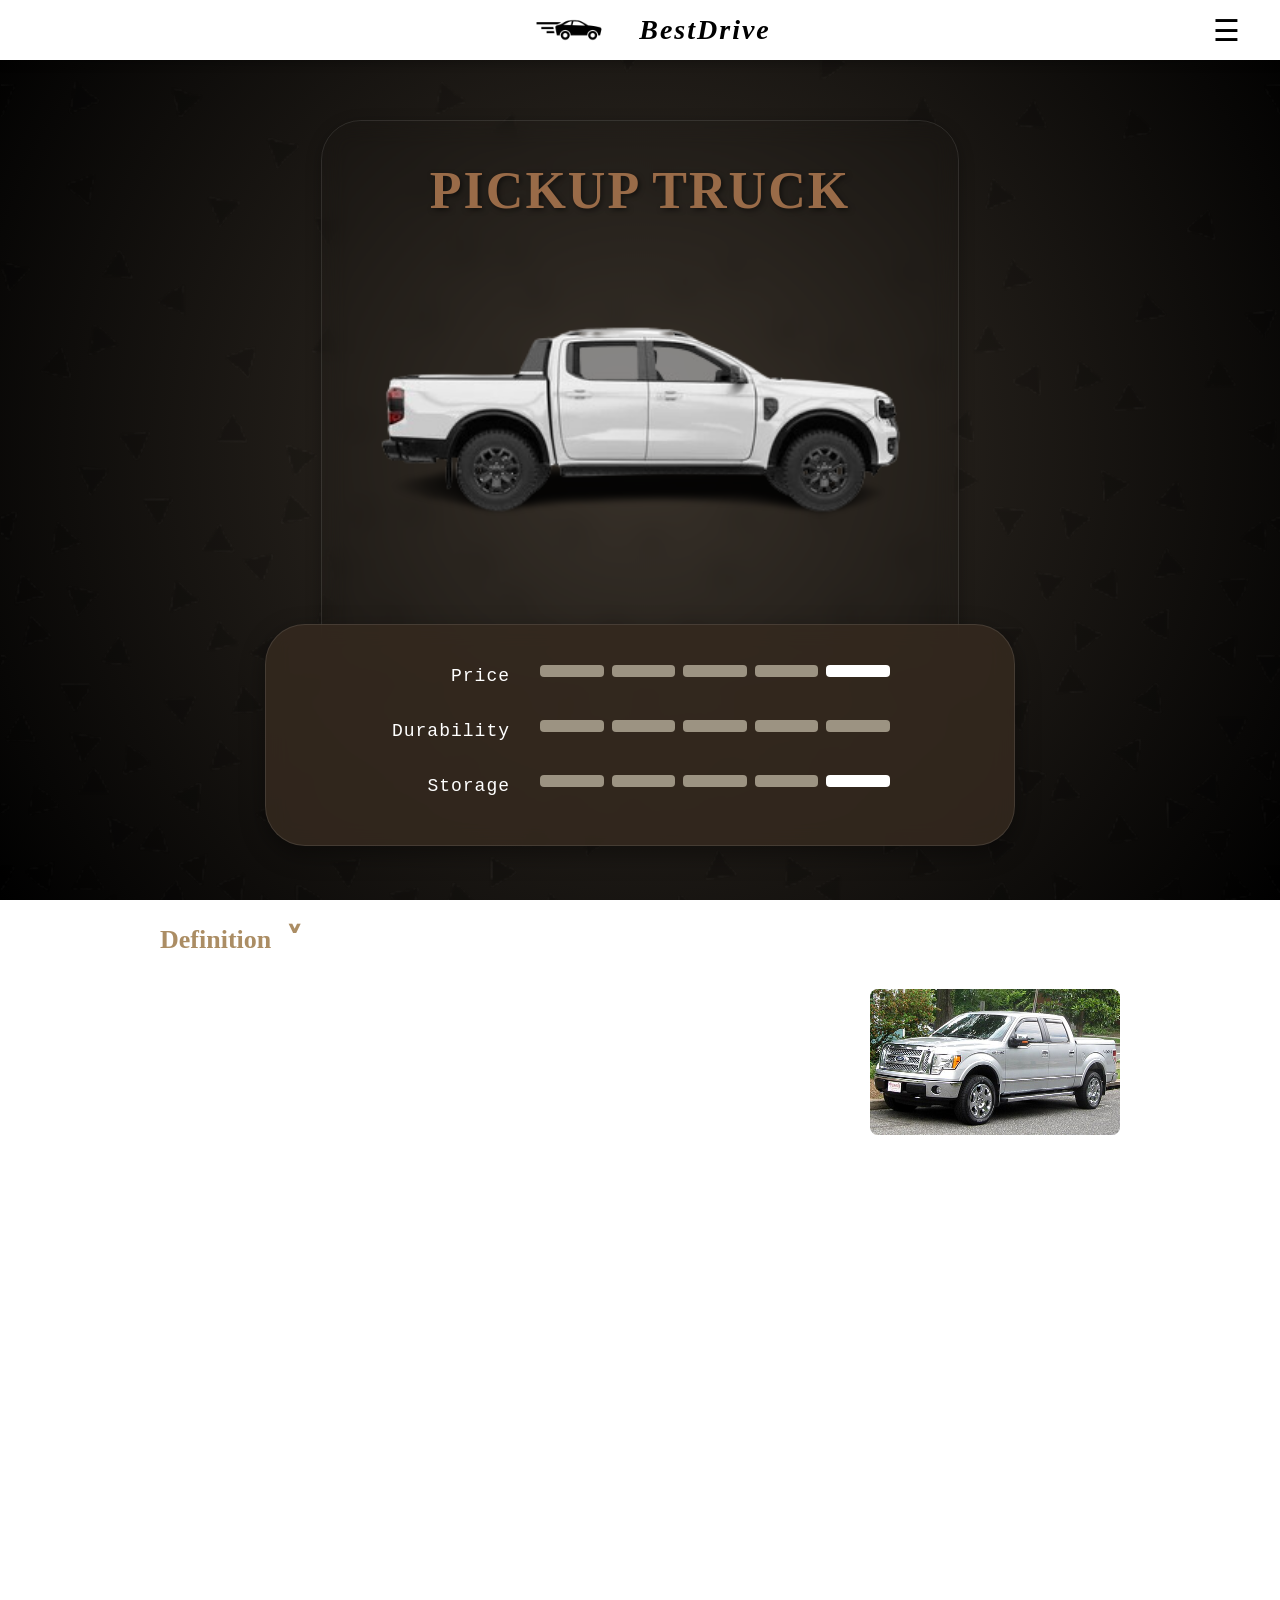
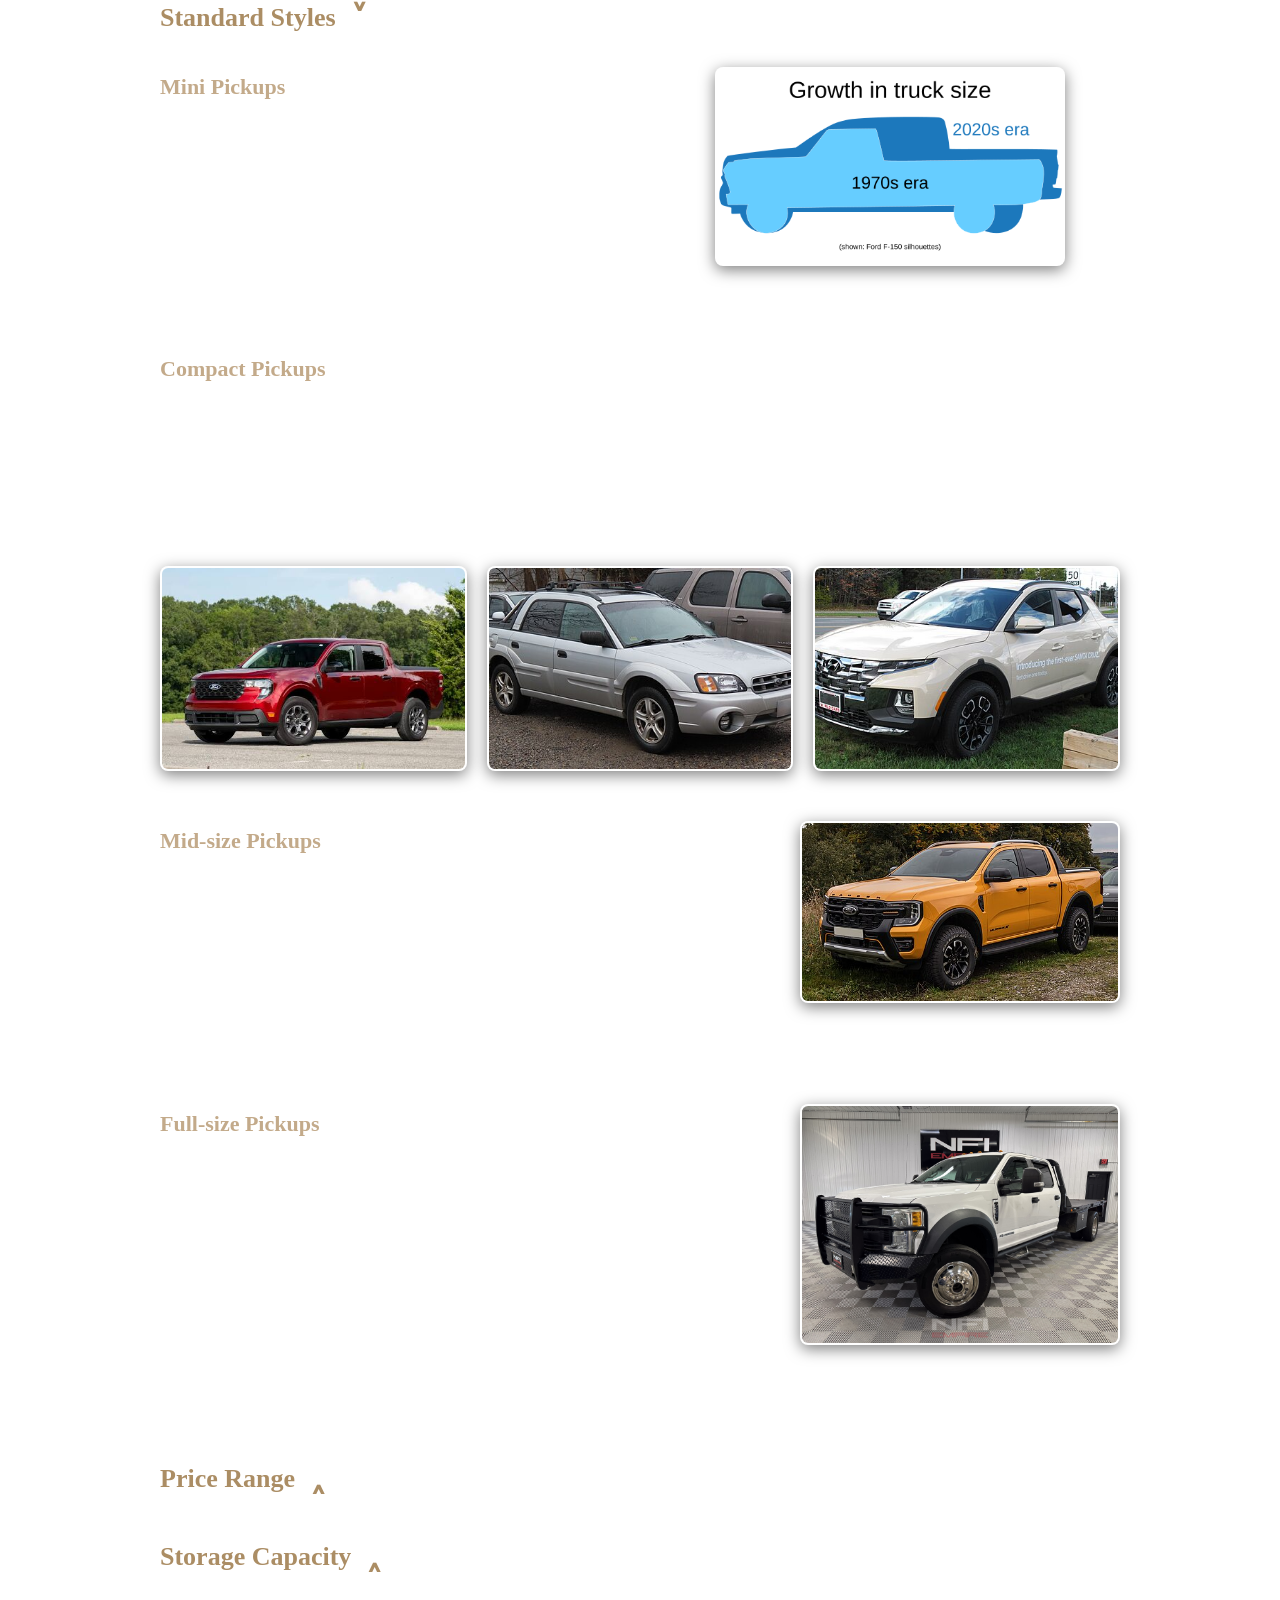
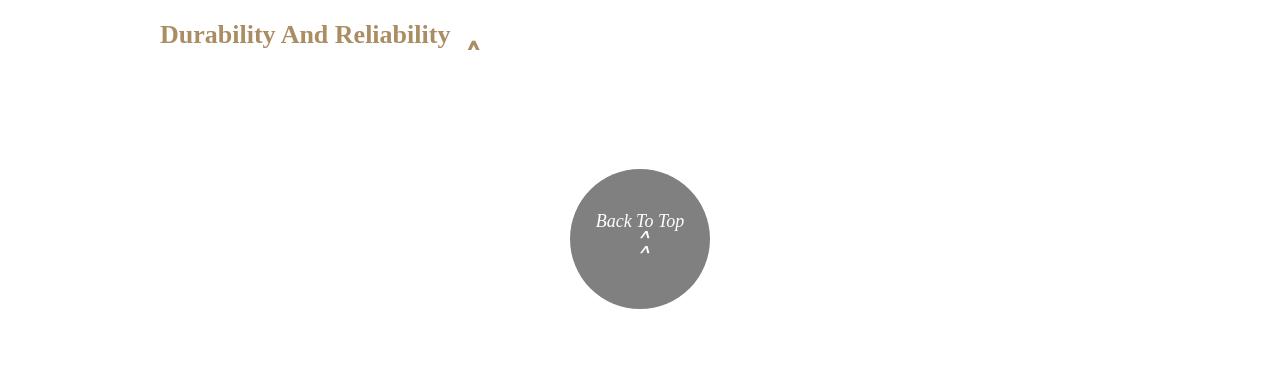
<file: pickup.html>
<!DOCTYPE html>
<html lang="en">
<head>
    <meta charset="UTF-8">
    <meta name="viewport" content="width=device-width, initial-scale=1.0">
    <title>Pickup Truck - BestDrive</title>
    <!-- Core styles from main page -->
    <link rel="stylesheet" href="css/style.css">
    <link rel="stylesheet" href="css/stylemenu.css">
    <!-- Specific styles for the Pickup page -->
    <link rel="stylesheet" href="css/stylepickup.css">
</head>
<body id="top" class="pickup-page">

    <!-- Header -->
    <header>
        <div class="header-container">
            <a href="index.html" class="logo">
                <img src="img/logo/car.png" alt="Car Logo" class="logo-img"> BestDrive
            </a>
            <div class="menu-icon" onclick="openMenu()">☰</div>
        </div>
    </header>

    <!-- Main Pickup Feature Profile -->
    <section class="feature-card-wrapper">
        <div class="custom-showcase">
            
            <!-- Top Box: Title and Car Image -->
            <div class="showcase-top">
                <h1>PICKUP TRUCK</h1>
                <img src="img/pickuptruck.png" alt="Pickup Truck" class="showcase-car">
            </div>
            
<!-- Bottom Box: Statistics -->
            <div class="showcase-bottom">
                <div class="stat-row">
                    <span class="label">Price</span>
                    <div class="bars">
                        <div class="bar filled"></div>
                        <div class="bar filled"></div>
                        <div class="bar filled"></div>
                        <div class="bar filled"></div>
                        <div class="bar"></div>
                    </div>
                </div>
                
                <div class="stat-row">
                    <span class="label">Durability</span>
                    <div class="bars">
                        <div class="bar filled"></div>
                        <div class="bar filled"></div>
                        <div class="bar filled"></div>
                        <div class="bar filled"></div>
                        <div class="bar filled"></div>
                    </div>
                </div>
                
                <div class="stat-row">
                    <span class="label">Storage</span>
                    <div class="bars">
                        <div class="bar filled"></div>
                        <div class="bar filled"></div>
                        <div class="bar filled"></div>
                        <div class="bar filled"></div>
                        <!-- Removed the "filled" class below to change the stat to 4 -->
                        <div class="bar"></div> 
                    </div>
                </div>
            </div>
    </section>

    <!-- Collapsible Accordion Sections -->
    <section class="accordion-container">
        
        <!-- Definition -->
        <details open>
            <summary>Definition <span class="arrow">&#709;</span></summary>
            <div class="details-content content-flex">
                <div class="content-text">
                    <p>A pickup truck or pickup is a light-duty truck that has an enclosed cabin, and an open cargo area with low sides and a tailgate. In Australia and New Zealand, both pickups and coupe utilities are called utes, short for utility vehicle. In South Africa, people of all language groups use the term bakkie, a diminutive of bak, Afrikaans for "bowl" or "container".</p>
                    <ul>
                        <li>Once a work or farming tool with few creature comforts, in the 1950s, US consumers began purchasing pickups for lifestyle reasons, and by the 1990s, less than 15 percent of owners reported use in work as the pickup truck's primary purpose.</li>
                        <li>In North America, the pickup is mostly used like a passenger car and accounts for about 18% of total vehicles sold in the United States. Full-sized pickups and SUVs are an important source of revenue for major car manufacturers such as Ford, General Motors, and Stellantis, accounting for more than two-thirds of their global pretax earnings, though they make up just 16% of North American vehicle production.</li>
                        <li>These vehicles have a high profit margin and a high price tag; in 2018, Kelley Blue Book cited an average cost (including optional features) of US$47,174 for a new Ford F-150.</li>
                        <li>The term pickup is of unknown origin. It was used by Studebaker in 1913. By the 1930s, "pick-up" (hyphenated) had become the standard term.</li>
                    </ul>
                </div>
                <img src="img/gallery/pickup/pickup.jpg" alt="Pickup Truck Structure" class="content-image" style="border-radius: 8px;">
            </div>
        </details>

        <!-- Standard Styles -->
        <details open>
            <summary>Standard Styles <span class="arrow">&#709;</span></summary>
            <div class="details-content">
                
                <!-- Mini Pickups -->
                <div class="style-item row-layout">
                    <div class="content-text">
                        <h3>Mini Pickups</h3>
                        <p>Mini pickups are the smallest class of pickup trucks, and are often based on the platforms of B-segment or C-segment passenger cars, or subcompact or compact crossovers.</p>
                        <p>Mini pickups are also known as coupe utilities or utes, particularly in Australia and New Zealand.</p>
                    </div>
                    <div class="style-image-grid center-single">
                        <img src="img/gallery/pickup/mini.png" alt="Mini Pickup">
                    </div>
                </div>

                <!-- Compact Pickups -->
                <div class="style-item col-layout">
                    <div class="content-text">
                        <h3>Compact Pickups</h3>
                        <p>Compact pickups are a class of pickup trucks that are smaller than mid-size pickups. Compact pickups are typically built on a ladder frame chassis, although some models have been built on a unibody chassis.</p>
                        <p>Compact pickups were introduced to the North American market in the 1960s by Japanese manufacturers, and they quickly became popular due to their low price and good fuel economy.</p>
                    </div>
                    <div class="style-image-grid">
                        <img src="img/gallery/pickup/compact1.jpg" alt="Compact Pickup 1">
                        <img src="img/gallery/pickup/compact2.jpg" alt="Compact Pickup 2">
                        <img src="img/gallery/pickup/compact3.jpg" alt="Compact Pickup 3">
                    </div>
                </div>

                <!-- Mid-size Pickups -->
                <div class="style-item row-layout">
                    <div class="content-text">
                        <h3>Mid-size Pickups</h3>
                        <p>Mid-size pickups are a class of pickup trucks that are larger than compact pickups, but smaller than full-size pickups.</p>
                        <p>The term "mid-size pickup" is primarily used in North America, while in other regions these vehicles are often simply referred to as "pickups" or "1-ton pickups". Mid-size pickups are popular worldwide, and many models are produced globally.</p>
                    </div>
                    <img src="img/gallery/pickup/mid.jpg" alt="Mid-size Pickup" class="style-image-single">
                </div>

                <!-- Full-size Pickups -->
                <div class="style-item row-layout">
                    <div class="content-text">
                        <h3>Full-size Pickups</h3>
                        <p>Full-size pickups are a class of pickup trucks that are larger than mid-size pickups. Full-size pickups are primarily sold in North America, where they are extremely popular.</p>
                        <p>Full-size pickups are typically available in a wide variety of configurations, including different cab styles (regular, extended, and crew cab), bed lengths, and powertrain options.</p>
                    </div>
                    <img src="img/gallery/pickup/full.jpg" alt="Full-size Pickup" class="style-image-single">
                </div>

            </div>
        </details>

        <!-- Price Range -->
        <details>
            <summary>Price Range <span class="arrow">&#709;</span></summary>
            <div class="details-content">
                <p>In Malaysia, the pickup truck market is dominated by mid-size (1-ton) models. They range from basic workhorses to premium lifestyle vehicles:</p>
                <ul>
                    <li><strong>Workhorse / Single Cab Models:</strong> RM 80,000 - RM 110,000. These are basic models with a single row of seats, a longer bed, and rugged steel wheels. They focus entirely on utility and payload. Examples include the Toyota Hilux Single Cab and Isuzu D-Max Single Cab.</li>
                    <li><strong>Lifestyle / Double Cab (Mid-Spec):</strong> RM 110,000 - RM 150,000. The most popular category, offering comfortable seating for 5 passengers and a usable bed. They feature more car-like interiors, alloy wheels, and touchscreen infotainment. Examples include the Ford Ranger XLT, Mitsubishi Triton, and Nissan Navara.</li>
                    <li><strong>Premium / Lifestyle (High-Spec):</strong> RM 150,000 - RM 220,000+. These are top-tier models loaded with luxury features, advanced safety systems (ADAS), and powerful engines. They are often used as lifestyle vehicles or status symbols rather than for hauling. Examples include the Ford Ranger Raptor, Toyota Hilux Rogue, and Mitsubishi Triton Athlete.</li>
                </ul>
            </div>
        </details>

        <!-- Storage Capacity -->
        <details>
            <summary>Storage Capacity <span class="arrow">&#709;</span></summary>
            <div class="details-content">
                <p>Pickup trucks offer unparalleled cargo hauling capabilities, making them essential for heavy-duty work and extreme utility:</p>
                <ul>
                    <li><strong>Open Cargo Bed:</strong> The defining feature is the open cargo bed in the rear. This allows for the transportation of items that are too tall, bulky, or dirty to put inside an SUV or van.</li>
                    <li><strong>Payload Capacity:</strong> Mid-size pickup trucks (the standard in Malaysia) are commonly referred to as "1-ton" trucks because they are engineered to carry approximately 1,000 kg (1 tonne) of weight in the bed safely.</li>
                    <li><strong>Towing Capability:</strong> In addition to payload, pickups are designed with heavy-duty towing in mind. Most modern mid-size pickups can tow between 3,000 kg to 3,500 kg, making them ideal for pulling large trailers or boats.</li>
                    <li><strong>Bed Versatility:</strong> The bed can be customized with various accessories, such as hardtop canopies, roller shutters, or tie-down rails, to protect cargo from the elements and theft.</li>
                </ul>
            </div>
        </details>

        <!-- Durability And Reliability -->
        <details>
            <summary>Durability And Reliability <span class="arrow">&#709;</span></summary>
            <div class="details-content">
                <p>Pickups are engineered to be tough, with a focus on enduring harsh conditions, heavy loads, and long-term reliability.</p>
                <ul>
                    <li><strong>Body-on-Frame Construction:</strong> Unlike passenger cars and most crossovers, pickups use a body-on-frame chassis. The body is bolted onto a separate, heavy-duty steel ladder frame. This provides immense strength and rigidity, essential for carrying heavy loads and traversing rough off-road terrain.</li>
                    <li><strong>Heavy-Duty Suspension:</strong> Pickups feature robust suspension systems, typically utilizing leaf springs in the rear. While this can result in a stiffer, bouncier ride when unladen compared to a car, it is crucial for supporting heavy cargo without the rear sagging.</li>
                    <li><strong>Diesel Powertrains:</strong> The vast majority of pickups in Malaysia are powered by turbo-diesel engines. Diesel engines are favored for their high torque output at low RPMs (necessary for hauling and off-roading) and their long-term durability and fuel efficiency under load.</li>
                    <li><strong>Off-Road Capability:</strong> Most lifestyle and premium pickups are equipped with robust 4-Wheel Drive (4WD) systems, featuring a transfer case with low-range gearing (4L). Combined with high ground clearance and specialized off-road modes, they can tackle mud, rocks, and steep inclines that would stop other vehicles.</li>
                </ul>
            </div>
        </details>
        
    </section>

    <!-- Footer -->
    <footer>
        <a href="#top" class="back-to-top">
            <p>Back To Top</p>
            <div class="arrows">
                <span>&#708;</span>
                <span>&#708;</span>
            </div>
        </a>
    </footer>

    <!-- Slide-in Menu -->
    <div id="menu-overlay" onclick="closeMenu()"></div>
    <div id="side-menu" class="side-menu">
        <a href="javascript:void(0)" class="close-btn" onclick="closeMenu()">☰</a>
        
        <a href="index.html" class="menu-item">
            <div class="menu-icon-wrapper">
                <img src="img/logo/car.png" alt="Home" class="menu-img menu-icon-home">
            </div>
            <span>Home</span>
        </a>
        <a href="sedan.html" class="menu-item">
            <div class="menu-icon-wrapper">
                <img src="img/icon/1.png" alt="Sedan" class="menu-img menu-icon-sedan">
            </div>
            <span>Sedan</span>
        </a>
        <a href="suv.html" class="menu-item">
            <div class="menu-icon-wrapper">
                <img src="img/icon/2.png" alt="SUV" class="menu-img menu-icon-suv">
            </div>
            <span>SUV</span>
        </a>
        <a href="hatchback.html" class="menu-item">
            <div class="menu-icon-wrapper">
                <img src="img/icon/3.png" alt="Hatchback" class="menu-img menu-icon-hatchback">
            </div>
            <span>Hatchback</span>
        </a>
        <a href="mpv.html" class="menu-item">
            <div class="menu-icon-wrapper">
                <img src="img/icon/4.png" alt="MPV" class="menu-img menu-icon-mpv">
            </div>
            <span>MPV</span>
        </a>
        <a href="crossover.html" class="menu-item">
            <div class="menu-icon-wrapper">
                <img src="img/icon/5.png" alt="Crossover" class="menu-img menu-icon-crossover">
            </div>
            <span>Crossover</span>
        </a>
        <a href="pickup.html" class="menu-item">
            <div class="menu-icon-wrapper">
                <img src="img/icon/6.png" alt="Pickup Truck" class="menu-img menu-icon-pickup">
            </div>
            <span>Pickup Truck</span>
        </a>
        <a href="sports.html" class="menu-item">
            <div class="menu-icon-wrapper">
                <img src="img/icon/7.png" alt="Sports" class="menu-img menu-icon-sports">
            </div>
            <span>Sports</span>
        </a>
        <a href="ev.html" class="menu-item">
            <div class="menu-icon-wrapper">
                <img src="img/icon/8.png" alt="EV" class="menu-img menu-icon-ev">
            </div>
            <span>EV</span>
        </a>
    </div>

    <!-- Script to Handle the Menu Animation -->
    <script>
        function openMenu() {
            document.getElementById("side-menu").style.right = "0";
            document.getElementById("menu-overlay").style.display = "block";
        }
        function closeMenu() {
            document.getElementById("side-menu").style.right = "-400px";
            document.getElementById("menu-overlay").style.display = "none";
        }
    </script>

</body>
</html>
</file>
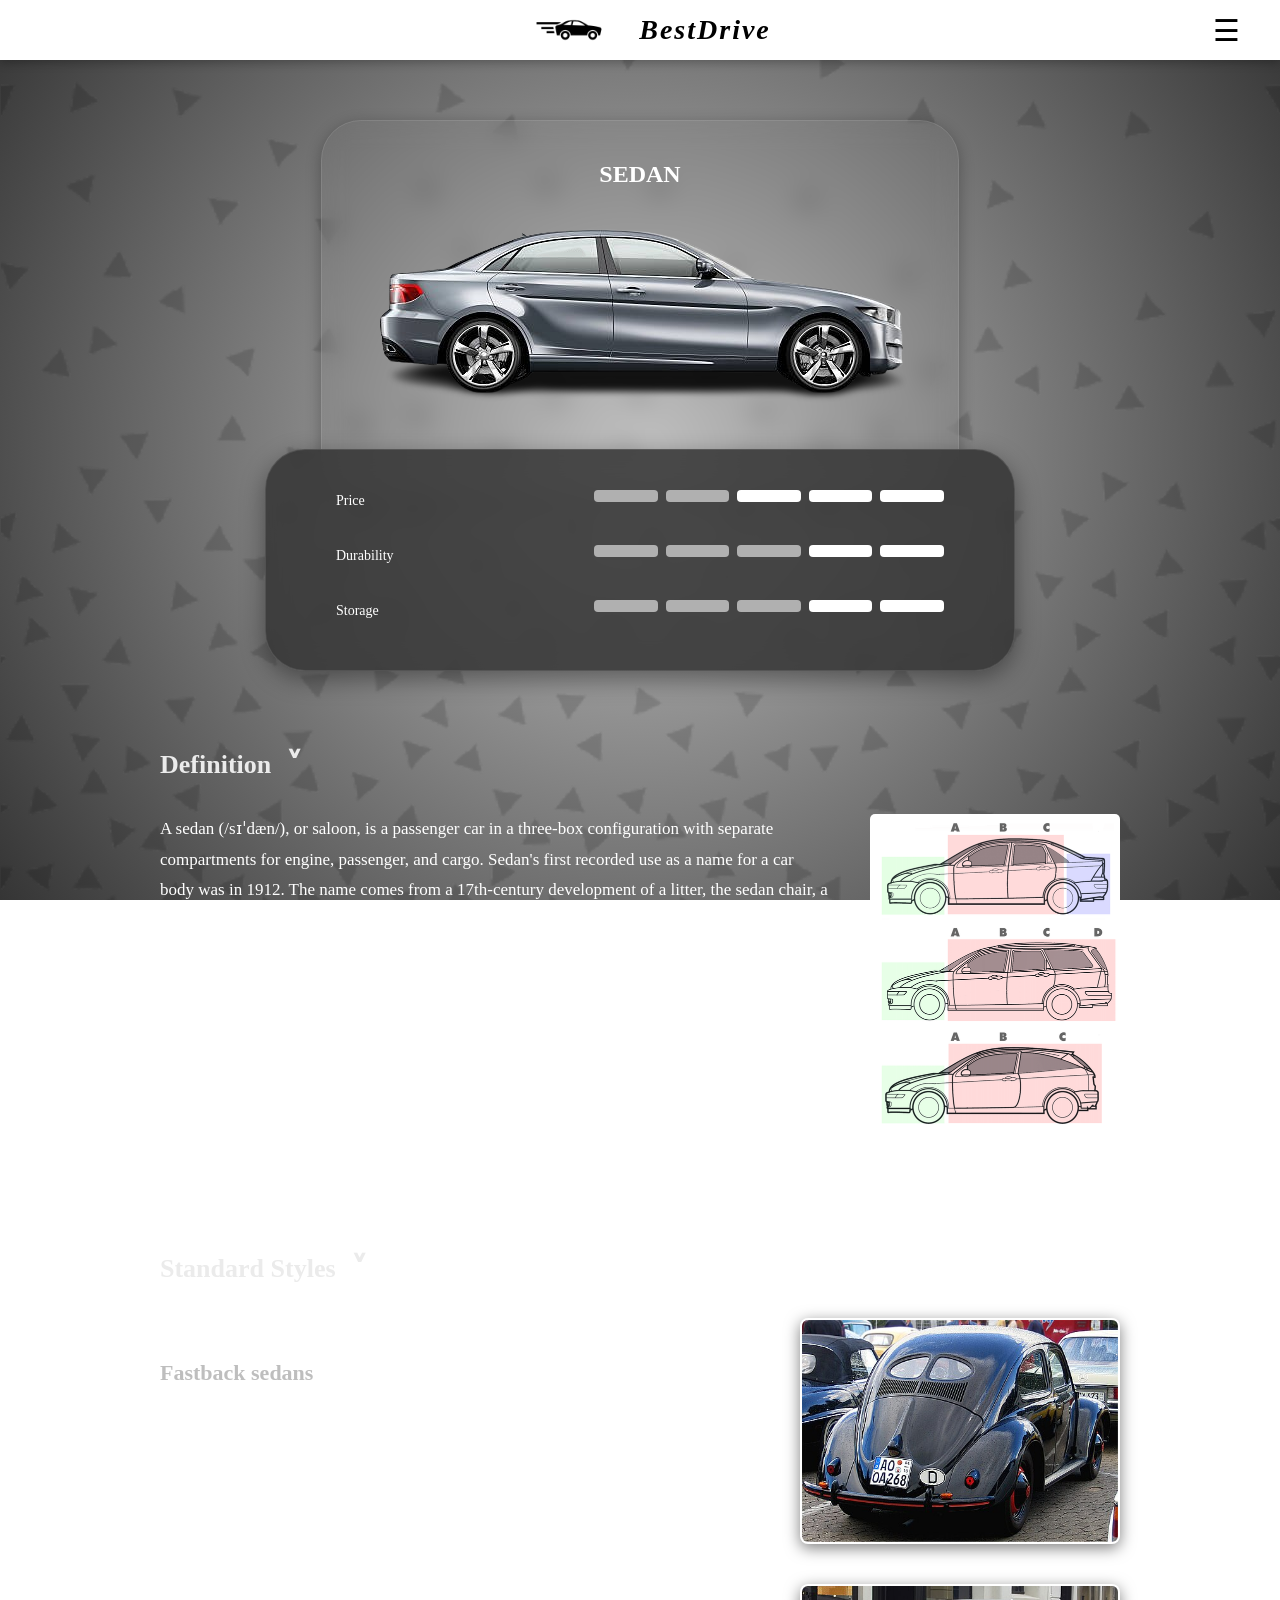
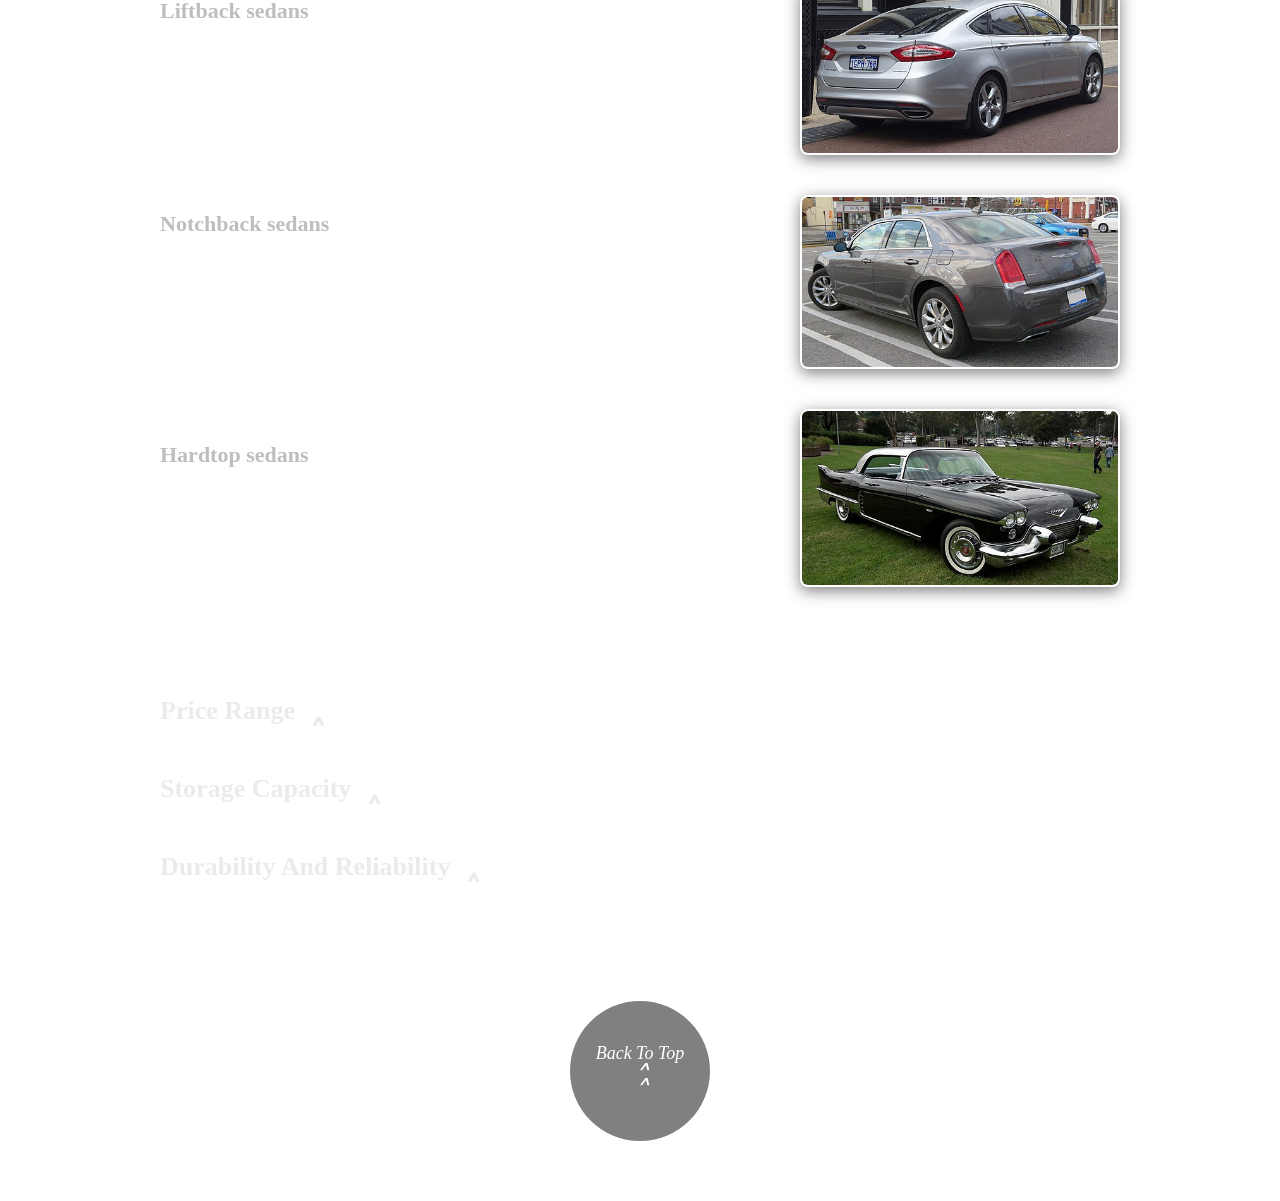
<file: sedan.html>
<!DOCTYPE html>
<html lang="en">
<head>
    <meta charset="UTF-8">
    <meta name="viewport" content="width=device-width, initial-scale=1.0">
    <title>Sedan - BestDrive</title>
    <!-- Core styles from main page -->
    <link rel="stylesheet" href="css/style.css">
    <link rel="stylesheet" href="css/stylemenu.css">
    <!-- Specific styles for the Sedan page -->
    <link rel="stylesheet" href="css/stylesedan.css">
</head>
<body id="top" class="sedan-page">

    <!-- Header -->
    <header>
        <div class="header-container">
            <a href="index.html" class="logo">
                <img src="img/logo/car.png" alt="Car Logo" class="logo-img"> BestDrive
            </a>
            <div class="menu-icon" onclick="openMenu()">☰</div>
        </div>
    </header>

<!-- Main Sedan Feature Profile (Updated) -->
    <section class="feature-card-wrapper">
        <div class="custom-showcase">
            
            <!-- Top Box: Title and Car Image -->
            <div class="showcase-top">
                <h1>SEDAN</h1>
                <img src="img/sedan.png" alt="Sedan" class="showcase-car">
            </div>
            
<!-- Bottom Box: Statistics -->
            <div class="showcase-bottom">
                <div class="stat-row">
                    <span class="label">Price</span>
                    <div class="bars">
                        <div class="bar filled"></div>
                        <div class="bar filled"></div>
                        <div class="bar"></div>
                        <div class="bar"></div>
                        <div class="bar"></div>
                    </div>
                </div>
                
                <div class="stat-row">
                    <span class="label">Durability</span>
                    <div class="bars">
                        <div class="bar filled"></div>
                        <div class="bar filled"></div>
                        <div class="bar filled"></div>
                        <div class="bar"></div>
                        <div class="bar"></div>
                    </div>
                </div>
                
                <div class="stat-row">
                    <span class="label">Storage</span>
                    <div class="bars">
                        <div class="bar filled"></div>
                        <div class="bar filled"></div>
                        <div class="bar filled"></div>
                        <div class="bar"></div>
                        <div class="bar"></div>
                    </div>
                </div>
            </div>
            
        </div>
    </section>

    <!-- Collapsible Accordion Sections -->
    <section class="accordion-container">
        
        <!-- Definition -->
        <details open>
            <summary>Definition <span class="arrow">&#709;</span></summary>
            <div class="details-content content-flex">
                <div class="content-text">
                    <p>A sedan (/sɪˈdæn/), or saloon, is a passenger car in a three-box configuration with separate compartments for engine, passenger, and cargo. Sedan's first recorded use as a name for a car body was in 1912. The name comes from a 17th-century development of a litter, the sedan chair, a one-person enclosed box with windows and carried by porters.</p>
                    <ul>
                        <li>A B-pillar that supports the roof and rear window.</li>
                        <li>Two rows of seats.</li>
                        <li>A three-box design with the engine at the front and the cargo area at the rear.</li>
                        <li>A less steeply sloping roofline than a coupé, which results in greater headroom for rear passengers and a less aerodynamic appearance.</li>
                        <li>A rear interior volume of at least 33 cu ft (0.93 m³).</li>
                    </ul>
                </div>
                <img src="img/gallery/body.png" alt="Sedan Body Structure" class="content-image">
            </div>
        </details>

        <!-- Standard Styles -->
        <details open>
            <summary>Standard Styles <span class="arrow">&#709;</span></summary>
            <div class="details-content">
                <div class="style-item">
                    <div class="content-text">
                        <h3>Fastback sedans</h3>
                        <p>A fastback sedan is a two-box sedan with a continuous slope from the roof to the base of the decklid, but lacks a hatchback feature. Examples of fastback sedans include the 1930s Stout Scarab, 1940s Tatra, 1950s Ford (UK) Zephyr.</p>
                    </div>
                    <img src="img/gallery/sedan/fastback1.jpg" alt="Fastback Sedan" class="style-image">
                </div>
                <div class="style-item">
                    <div class="content-text">
                        <h3>Liftback sedans</h3>
                        <p>Liftback sedans have a fastback profile, but instead of a trunk lid, the entire back of the car lifts up (using a hatch). Examples include the Tesla Model S, Audi RS7, and Kia Stinger.</p>
                    </div>
                    <img src="img/gallery/sedan/liftback.jpg" alt="Liftback Sedan" class="style-image">
                </div>
                <div class="style-item">
                    <div class="content-text">
                        <h3>Notchback sedans</h3>
                        <p>Notchback sedans are a three-box sedan, where the passenger volume is distinctly separate from the trunk volume. The roof is generally flat, with a rear window that slopes sharply down to the car's trunk lid.</p>
                    </div>
                    <img src="img/gallery/sedan/notchback.jpg" alt="Notchback Sedan" class="style-image">
                </div>
                <div class="style-item">
                    <div class="content-text">
                        <h3>Hardtop sedans</h3>
                        <p>Hardtop sedans are a body style of cars without a B-pillar. They were popular in the United States from the 1950s into the 1970s.</p>
                    </div>
                    <img src="img/gallery/sedan/hardtop1.jpg" alt="Hardtop Sedan" class="style-image">
                </div>
            </div>
        </details>

        <!-- Price Range -->
        <details>
            <summary>Price Range <span class="arrow">&#709;</span></summary>
            <div class="details-content">
                <p>The price of a sedan car can vary greatly depending on the make, model, features, and whether it's new or used. Here is a general breakdown of sedan price ranges:</p>
                <ul>
                    <li><strong>Subcompact/Compact Sedans:</strong> RM 40,000 - RM 90,000. These are highly affordable, fuel-efficient cars that are perfect for daily commuting.</li>
                    <li><strong>Mid-Size Sedans:</strong> RM 90,000 - RM 150,000. This is the most popular category, offering a good balance of space, comfort, and features.</li>
                    <li><strong>Full-Size/Large Sedans:</strong> RM 150,000 - RM 250,000. These vehicles provide spacious interiors, advanced tech features, and more powerful engines.</li>
                    <li><strong>Luxury/Premium Sedans:</strong> RM 250,000+. Luxury sedans focus on high-end materials, cutting-edge technology, top-tier performance, and brand prestige.</li>
                </ul>
            </div>
        </details>

        <!-- Storage Capacity -->
        <details>
            <summary>Storage Capacity <span class="arrow">&#709;</span></summary>
            <div class="details-content">
                <p>Sedans are characterized by their "three-box" design, which distinctly separates the engine, passenger cabin, and cargo (trunk) area. This layout impacts their cargo capacity:</p>
                <ul>
                    <li><strong>Trunk Space:</strong> Sedans typically have a trunk volume ranging from 12 to 16 cubic feet. While this space is secure and isolated from the passenger cabin, it is generally smaller than what SUVs or hatchbacks offer.</li>
                    <li><strong>Accessibility:</strong> The separate trunk provides a secure storage area, hiding valuables from view. However, the trunk opening can be relatively small, making it difficult to load bulky or awkwardly shaped items.</li>
                    <li><strong>Flexibility:</strong> Many modern sedans feature fold-down rear seats (often a 60/40 split), which allows for longer items to extend from the trunk into the passenger cabin. This adds a degree of flexibility, though the height of the pass-through is limited.</li>
                </ul>
            </div>
        </details>

        <!-- Durability And Reliability -->
        <details>
            <summary>Durability And Reliability <span class="arrow">&#709;</span></summary>
            <div class="details-content">
                <p>Sedans are generally recognized for their solid build and longevity, making them a dependable choice for many drivers:</p>
                <ul>
                    <li><strong>Structural Integrity:</strong> The lower center of gravity in sedans contributes to better handling and stability on the road. Their aerodynamic shape reduces wind resistance, which can lessen the strain on the engine.</li>
                    <li><strong>Maintenance and Repairs:</strong> Sedans often share platforms and components with other models from the same manufacturer, meaning replacement parts are usually readily available and affordable.</li>
                    <li><strong>Engine Performance and Efficiency:</strong> The engines in sedans are typically optimized for fuel efficiency and smooth highway cruising rather than heavy towing or off-road use. This focus on consistent, moderate performance helps extend the life of the engine and transmission.</li>
                    <li><strong>Overall Longevity:</strong> With regular maintenance, many sedans are known to comfortably exceed 100,000 miles, and models from brands with strong reliability reputations often surpass 200,000 miles with minimal major issues.</li>
                </ul>
            </div>
        </details>
        
    </section>

    <!-- Footer -->
    <footer>
        <a href="#top" class="back-to-top">
            <p>Back To Top</p>
            <div class="arrows">
                <span>&#708;</span>
                <span>&#708;</span>
            </div>
        </a>
    </footer>

    <!-- Slide-in Menu -->
    <div id="menu-overlay" onclick="closeMenu()"></div>
    <div id="side-menu" class="side-menu">
        <a href="javascript:void(0)" class="close-btn" onclick="closeMenu()">☰</a>
        
        <a href="index.html" class="menu-item">
            <div class="menu-icon-wrapper">
                <img src="img/logo/car.png" alt="Home" class="menu-img menu-icon-home">
            </div>
            <span>Home</span>
        </a>
        <a href="sedan.html" class="menu-item">
            <div class="menu-icon-wrapper">
                <img src="img/icon/1.png" alt="Sedan" class="menu-img menu-icon-sedan">
            </div>
            <span>Sedan</span>
        </a>
        <a href="suv.html" class="menu-item">
            <div class="menu-icon-wrapper">
                <img src="img/icon/2.png" alt="SUV" class="menu-img menu-icon-suv">
            </div>
            <span>SUV</span>
        </a>
        <a href="hatchback.html" class="menu-item">
            <div class="menu-icon-wrapper">
                <img src="img/icon/3.png" alt="Hatchback" class="menu-img menu-icon-hatchback">
            </div>
            <span>Hatchback</span>
        </a>
        <a href="mpv.html" class="menu-item">
            <div class="menu-icon-wrapper">
                <img src="img/icon/4.png" alt="MPV" class="menu-img menu-icon-mpv">
            </div>
            <span>MPV</span>
        </a>
        <a href="crossover.html" class="menu-item">
            <div class="menu-icon-wrapper">
                <img src="img/icon/5.png" alt="Crossover" class="menu-img menu-icon-crossover">
            </div>
            <span>Crossover</span>
        </a>
        <a href="pickup.html" class="menu-item">
            <div class="menu-icon-wrapper">
                <img src="img/icon/6.png" alt="Pickup Truck" class="menu-img menu-icon-pickup">
            </div>
            <span>Pickup Truck</span>
        </a>
        <a href="sports.html" class="menu-item">
            <div class="menu-icon-wrapper">
                <img src="img/icon/7.png" alt="Sports" class="menu-img menu-icon-sports">
            </div>
            <span>Sports</span>
        </a>
        <a href="ev.html" class="menu-item">
            <div class="menu-icon-wrapper">
                <img src="img/icon/8.png" alt="EV" class="menu-img menu-icon-ev">
            </div>
            <span>EV</span>
        </a>
    </div>

    <!-- Script to Handle the Menu Animation -->
    <script>
        function openMenu() {
            document.getElementById("side-menu").style.right = "0";
            document.getElementById("menu-overlay").style.display = "block";
        }
        function closeMenu() {
            document.getElementById("side-menu").style.right = "-400px";
            document.getElementById("menu-overlay").style.display = "none";
        }
    </script>

</body>
</html>
</file>
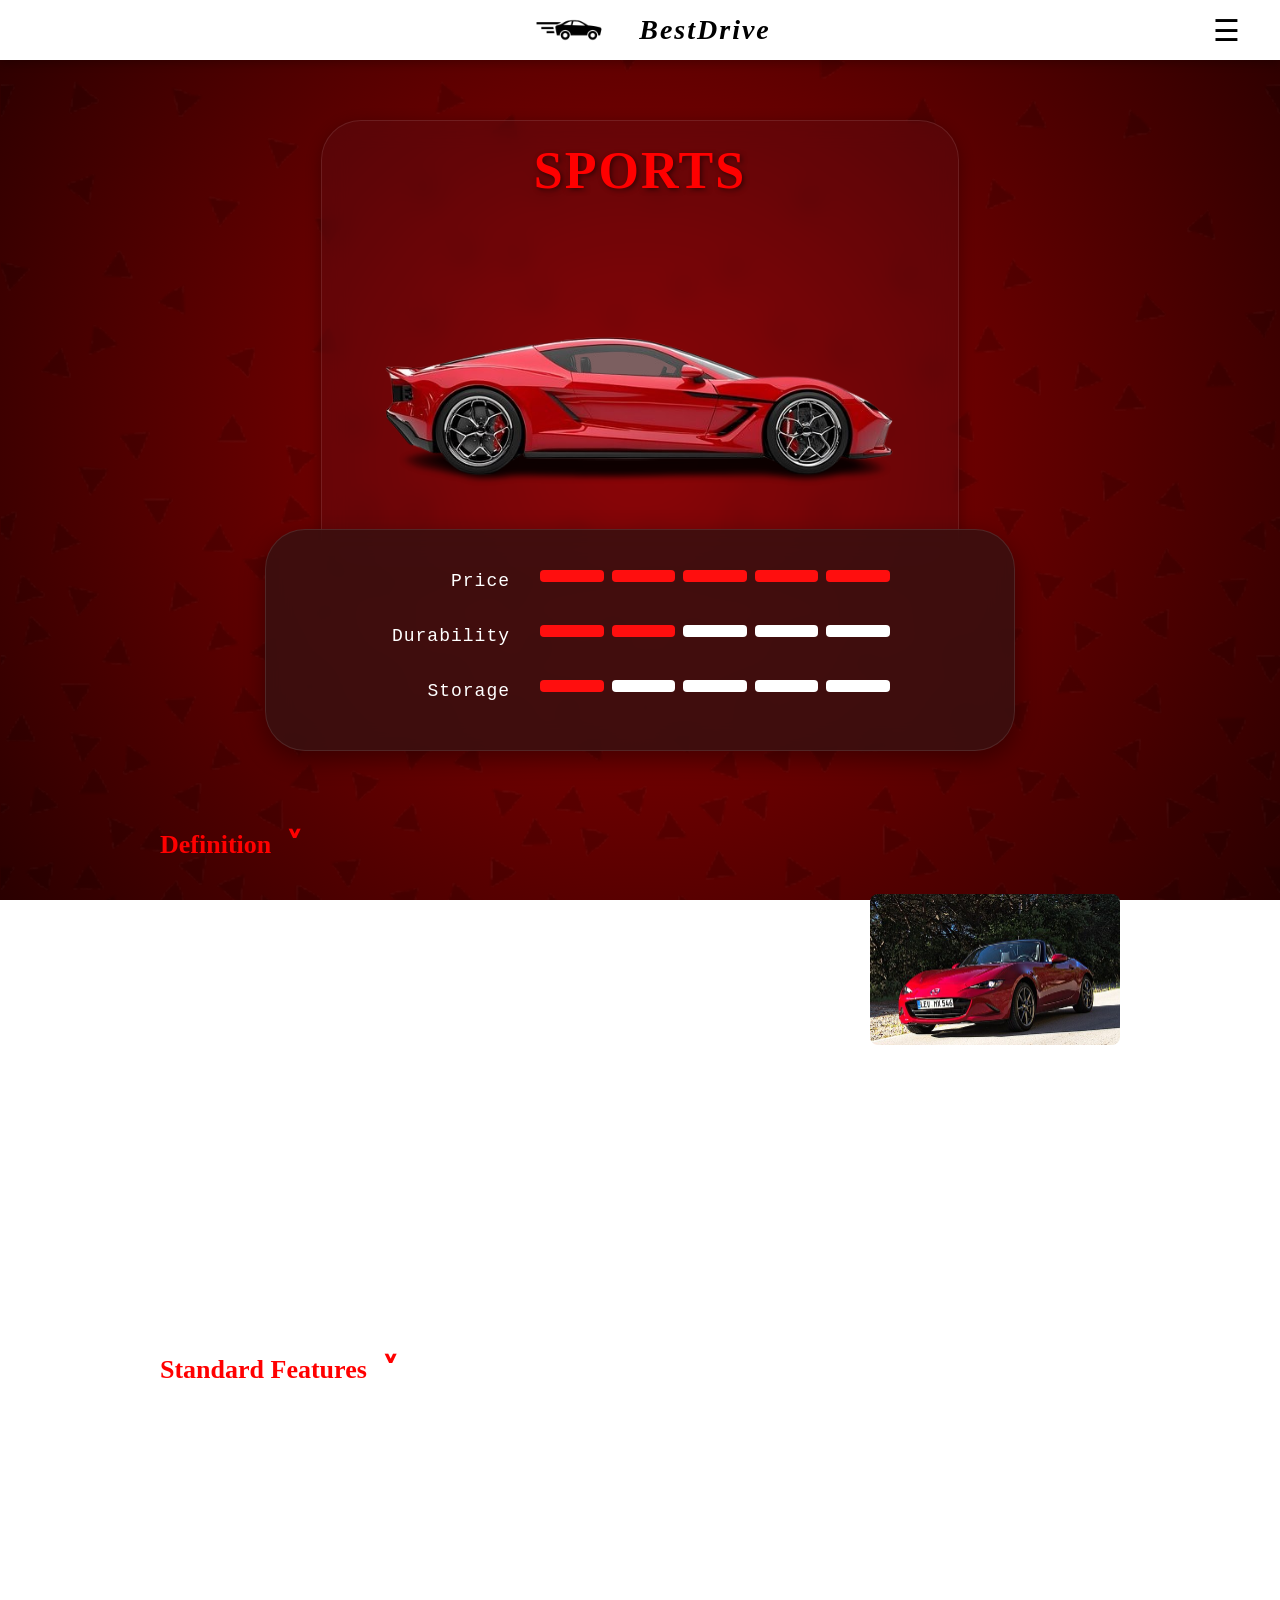
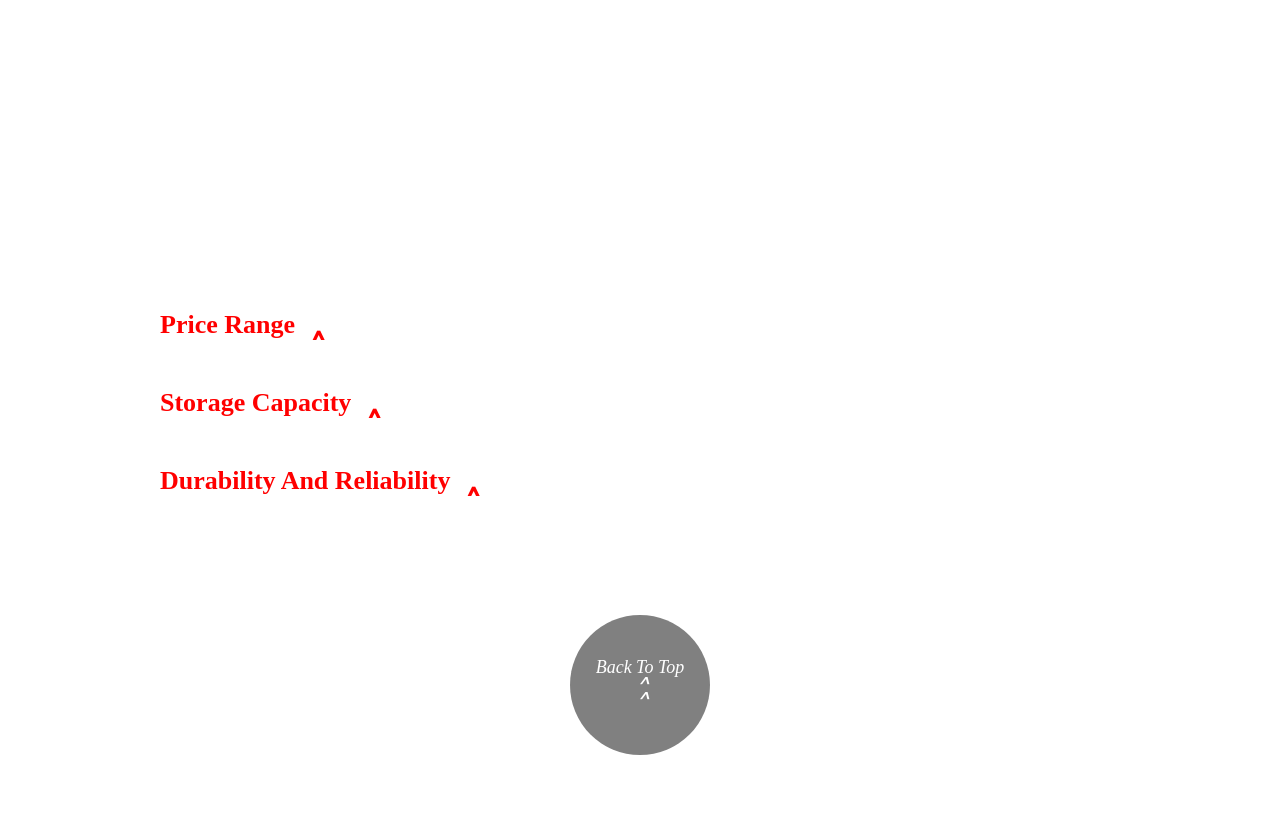
<file: sports.html>
<!DOCTYPE html>
<html lang="en">
<head>
    <meta charset="UTF-8">
    <meta name="viewport" content="width=device-width, initial-scale=1.0">
    <title>Sports Car - BestDrive</title>
    <!-- Core styles from main page -->
    <link rel="stylesheet" href="css/style.css">
    <link rel="stylesheet" href="css/stylemenu.css">
    <!-- Specific styles for the Sports page -->
    <link rel="stylesheet" href="css/stylesports.css">
</head>
<body id="top" class="sports-page">

    <!-- Header -->
    <header>
        <div class="header-container">
            <a href="index.html" class="logo">
                <img src="img/logo/car.png" alt="Car Logo" class="logo-img"> BestDrive
            </a>
            <div class="menu-icon" onclick="openMenu()">☰</div>
        </div>
    </header>

    <!-- Main Sports Feature Profile -->
    <section class="feature-card-wrapper">
        <div class="custom-showcase">
            
            <!-- Top Box: Title and Car Image -->
            <div class="showcase-top">
                <h1>SPORTS</h1>
                <img src="img/sports.png" alt="Sports Car" class="showcase-car" >
            </div>
            
            <!-- Bottom Box: Statistics -->
            <div class="showcase-bottom">
                <div class="stat-row">
                    <span class="label">Price</span>
                    <div class="bars">
                        <div class="bar filled"></div>
                        <div class="bar filled"></div>
                        <div class="bar filled"></div>
                        <div class="bar filled"></div>
                        <div class="bar filled"></div>
                    </div>
                </div>
                
                <div class="stat-row">
                    <span class="label">Durability</span>
                    <div class="bars">
                        <div class="bar filled"></div>
                        <div class="bar filled"></div>
                        <div class="bar"></div>
                        <div class="bar"></div>
                        <div class="bar"></div>
                    </div>
                </div>
                
                <div class="stat-row">
                    <span class="label">Storage</span>
                    <div class="bars">
                        <div class="bar filled"></div>
                        <div class="bar"></div>
                        <div class="bar"></div>
                        <div class="bar"></div>
                        <div class="bar"></div>
                    </div>
                </div>
            </div>
            
        </div>
    </section>

    <!-- Collapsible Accordion Sections -->
    <section class="accordion-container">
        
        <!-- Definition -->
        <details open>
            <summary>Definition <span class="arrow">&#709;</span></summary>
            <div class="details-content content-flex">
                <div class="content-text">
                    <p>Definitions of sports cars often relate to how the car design is optimized for dynamic performance, [3][4] without any specific minimum requirements; both a Triumph Spitfire and Ferrari 488 Pista can be considered sports cars, despite vastly different levels of performance. Broader definitions of sports cars include cars "in which performance takes precedence over carrying capacity" [5] or that emphasize the "thrill of driving"[6] or are marketed "using the excitement of speed and the glamour of the (race)track"[7]. However, other people have more specific definitions, such as "must be a two seater or a 2+2 seater" [8] or a car with two seats only. [7, 10]</p>
                    <ul>
                        <li>A sports car is a type of automobile that is designed with an emphasis on dynamic performance, such as handling, acceleration, top speed, the thrill of driving, and racing capability. Sports cars originated in Europe in the early 1900s and are currently produced by many manufacturers around the world.</li>
                    </ul>
                </div>
                <img src="img/gallery/sports/sports.jpg" alt="Sports Car Example" class="content-image" style="border-radius: 8px;">
            </div>
        </details>

        <!-- Standard Features -->
        <details open>
            <summary>Standard Features <span class="arrow">&#709;</span></summary>
            <div class="details-content">
                <p>The exterior and structural design of a sports car is dictated almost entirely by aerodynamics and weight distribution. Its standard styling characteristics include:</p>
                <ul>
                    <li><strong>Low Profile Silhouette:</strong> Sports cars sit incredibly close to the ground. This low ride height dramatically reduces the vehicle's center of gravity, preventing body roll during high-speed cornering and reducing wind resistance.</li>
                    <li><strong>Seating Configuration:</strong> To save weight and keep the vehicle compact, sports cars are traditionally strictly two-seaters. Some models use a 2+2 layout, offering two standard front seats and two heavily compromised rear seats that are usually only suitable for small children or extra luggage.</li>
                    <li><strong>Aggressive Aerodynamics:</strong> The bodywork often features large air intakes for engine cooling, prominent exhaust pipes, and aerodynamic components like front splitters, rear diffusers, or spoilers to press the car down onto the road (downforce).</li>
                    <li><strong>Performance Drivetrain Layouts:</strong> They often feature a long hood to accommodate a powerful engine mounted behind the front axle (Front-Mid engine), or the engine is placed behind the driver (Mid-engine) for perfect weight balance. Rear-wheel drive (RWD) is the traditional standard, though high performance All-Wheel Drive (AWD) systems are common today.</li>
                </ul>
            </div>
        </details>

        <!-- Price Range -->
        <details>
            <summary>Price Range <span class="arrow">&#709;</span></summary>
            <div class="details-content">
                <p>Because they are highly specialized, niche vehicles, sports cars carry a significant price premium in Malaysia:</p>
                <ul>
                    <li><strong>Entry-Level / Lightweight Sports Cars (Approx. RM 150,000 - RM 300,000):</strong> These focus on handling and driver engagement rather than raw horsepower. They are incredibly fun to drive on winding roads. Examples include the Mazda MX-5, Subaru BRZ, and Toyota GR86.</li>
                    <li><strong>Premium Performance (Approx. RM 300,000 - RM 700,000):</strong> These offer a massive jump in horsepower, aggressive styling, and premium badges. Examples include the Toyota GR Supra, BMW M2, and Porsche 718 Cayman.</li>
                    <li><strong>High-End & Grand Tourers (Approx. RM 800,000 - RM 1,500,000+):</strong> These are blisteringly fast, highly refined, and status-defining. Examples include the iconic Porsche 911, Nissan GT-R, and Mercedes-AMG GT.</li>
                    <li><strong>Supercars (Approx. RM 1,500,000 - RM 3,000,000+):</strong> Exotic, low-volume machines built with carbon fibre and V8, V10, or V12 engines. Examples include the Ferrari 296 GTB, Lamborghini Huracán, and McLaren Artura.</li>
                </ul>
            </div>
        </details>

        <!-- Storage Capacity -->
        <details>
            <summary>Storage Capacity <span class="arrow">&#709;</span></summary>
            <div class="details-content">
                <p>Practicality is not a priority for sports cars, making them the least versatile vehicles for carrying cargo:</p>
                <ul>
                    <li><strong>Standard Cargo Space:</strong> Storage is strictly minimal. A typical sports car offers between 100 to 250 liters of space. This is generally just enough for a couple of soft weekend duffel bags or a single set of golf clubs.</li>
                    <li><strong>The 'Frunk':</strong> In mid-engine or rear-engine sports cars (like a Porsche Cayman or 911), the engine occupies the traditional trunk space in the rear. Because of this, the cargo area is moved to the front of the vehicle, under the hood. This storage compartment is affectionately called a "frunk" (front trunk).</li>
                    <li><strong>Interior Cubbies:</strong> Cabin storage is notoriously tight. Cup holders are often an afterthought, and door pockets are usually only wide enough to hold a wallet or a smartphone.</li>
                </ul>
            </div>
        </details>

        <!-- Durability And Reliability -->
        <details>
            <summary>Durability And Reliability <span class="arrow">&#709;</span></summary>
            <div class="details-content">
                <p>Sports cars are precision machines built for high stress, meaning their durability profile is vastly different from a standard commuter car:</p>
                <ul>
                    <li><strong>Accelerated Wear and Tear:</strong> Because they are designed for high performance, sports cars consume wearable parts very quickly. High-grip, soft-compound performance tires wear out in a fraction of the time standard tires do. High-performance brake pads and rotors also require frequent replacement if the car is driven aggressively.</li>
                    <li><strong>Vulnerability to Road Conditions:</strong> The extremely low ground clearance and stiff suspension make sports cars vulnerable on standard roads. Drivers must be highly cautious to avoid scraping the front bumper or damaging the suspension on Malaysia's common speed bumps, steep parking ramps, and potholes.</li>
                    <li><strong>Cost of Maintenance:</strong> General upkeep is very expensive. Sports cars require large amounts of premium synthetic engine oils, high-octane fuel (RON97 or RON100), and specialized labor. While modern sports cars (especially Japanese models) are mechanically reliable, any necessary repairs to their highly tuned engines or complex transmissions carry a heavy "sports car tax".</li>
                </ul>
            </div>
        </details>
        
    </section>

    <!-- Footer -->
    <footer>
        <a href="#top" class="back-to-top">
            <p>Back To Top</p>
            <div class="arrows">
                <span>&#708;</span>
                <span>&#708;</span>
            </div>
        </a>
    </footer>

    <!-- Slide-in Menu -->
    <div id="menu-overlay" onclick="closeMenu()"></div>
    <div id="side-menu" class="side-menu">
        <a href="javascript:void(0)" class="close-btn" onclick="closeMenu()">☰</a>
        
        <a href="index.html" class="menu-item">
            <div class="menu-icon-wrapper">
                <img src="img/logo/car.png" alt="Home" class="menu-img menu-icon-home">
            </div>
            <span>Home</span>
        </a>
        <a href="sedan.html" class="menu-item">
            <div class="menu-icon-wrapper">
                <img src="img/icon/1.png" alt="Sedan" class="menu-img menu-icon-sedan">
            </div>
            <span>Sedan</span>
        </a>
        <a href="suv.html" class="menu-item">
            <div class="menu-icon-wrapper">
                <img src="img/icon/2.png" alt="SUV" class="menu-img menu-icon-suv">
            </div>
            <span>SUV</span>
        </a>
        <a href="hatchback.html" class="menu-item">
            <div class="menu-icon-wrapper">
                <img src="img/icon/3.png" alt="Hatchback" class="menu-img menu-icon-hatchback">
            </div>
            <span>Hatchback</span>
        </a>
        <a href="mpv.html" class="menu-item">
            <div class="menu-icon-wrapper">
                <img src="img/icon/4.png" alt="MPV" class="menu-img menu-icon-mpv">
            </div>
            <span>MPV</span>
        </a>
        <a href="crossover.html" class="menu-item">
            <div class="menu-icon-wrapper">
                <img src="img/icon/5.png" alt="Crossover" class="menu-img menu-icon-crossover">
            </div>
            <span>Crossover</span>
        </a>
        <a href="pickup.html" class="menu-item">
            <div class="menu-icon-wrapper">
                <img src="img/icon/6.png" alt="Pickup Truck" class="menu-img menu-icon-pickup">
            </div>
            <span>Pickup Truck</span>
        </a>
        <a href="sports.html" class="menu-item">
            <div class="menu-icon-wrapper">
                <img src="img/icon/7.png" alt="Sports" class="menu-img menu-icon-sports">
            </div>
            <span>Sports</span>
        </a>
        <a href="ev.html" class="menu-item">
            <div class="menu-icon-wrapper">
                <img src="img/icon/8.png" alt="EV" class="menu-img menu-icon-ev">
            </div>
            <span>EV</span>
        </a>
    </div>

    <!-- Script to Handle the Menu Animation -->
    <script>
        function openMenu() {
            document.getElementById("side-menu").style.right = "0";
            document.getElementById("menu-overlay").style.display = "block";
        }
        function closeMenu() {
            document.getElementById("side-menu").style.right = "-400px";
            document.getElementById("menu-overlay").style.display = "none";
        }
    </script>

</body>
</html>
</file>
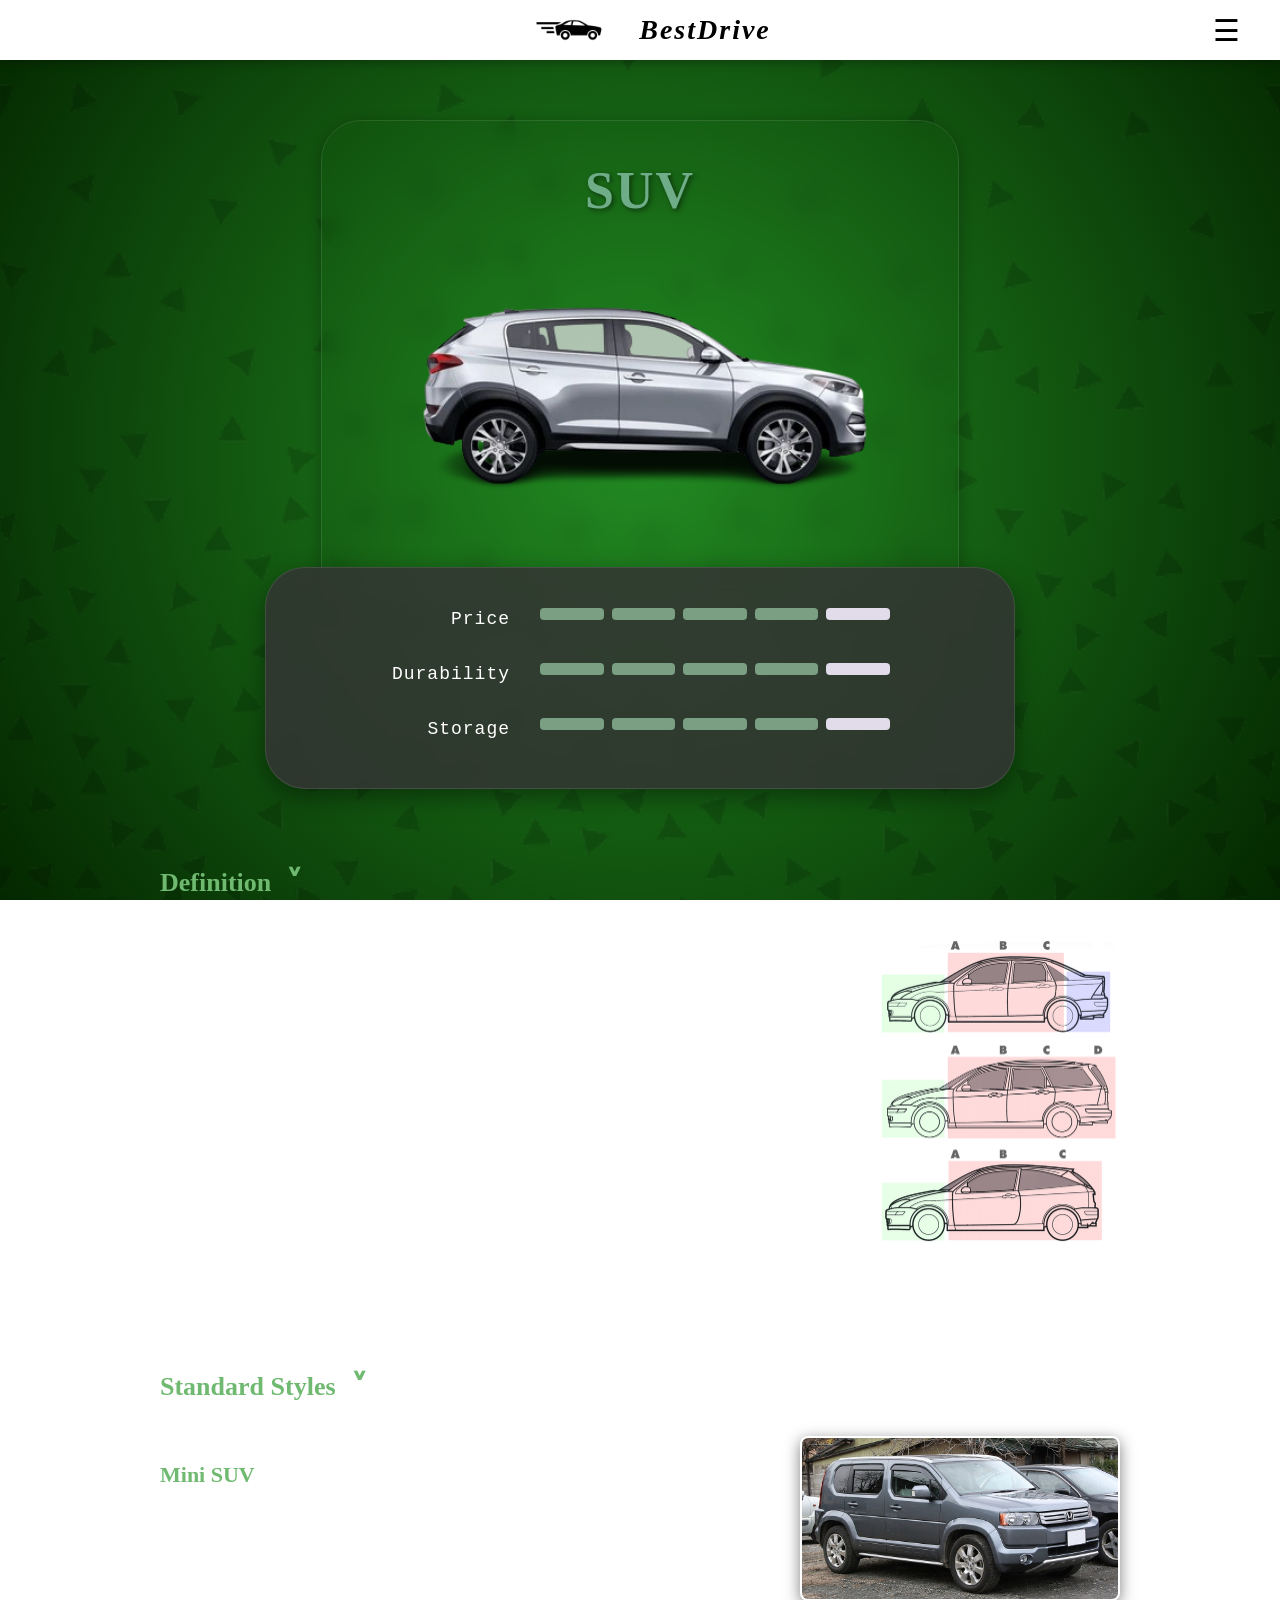
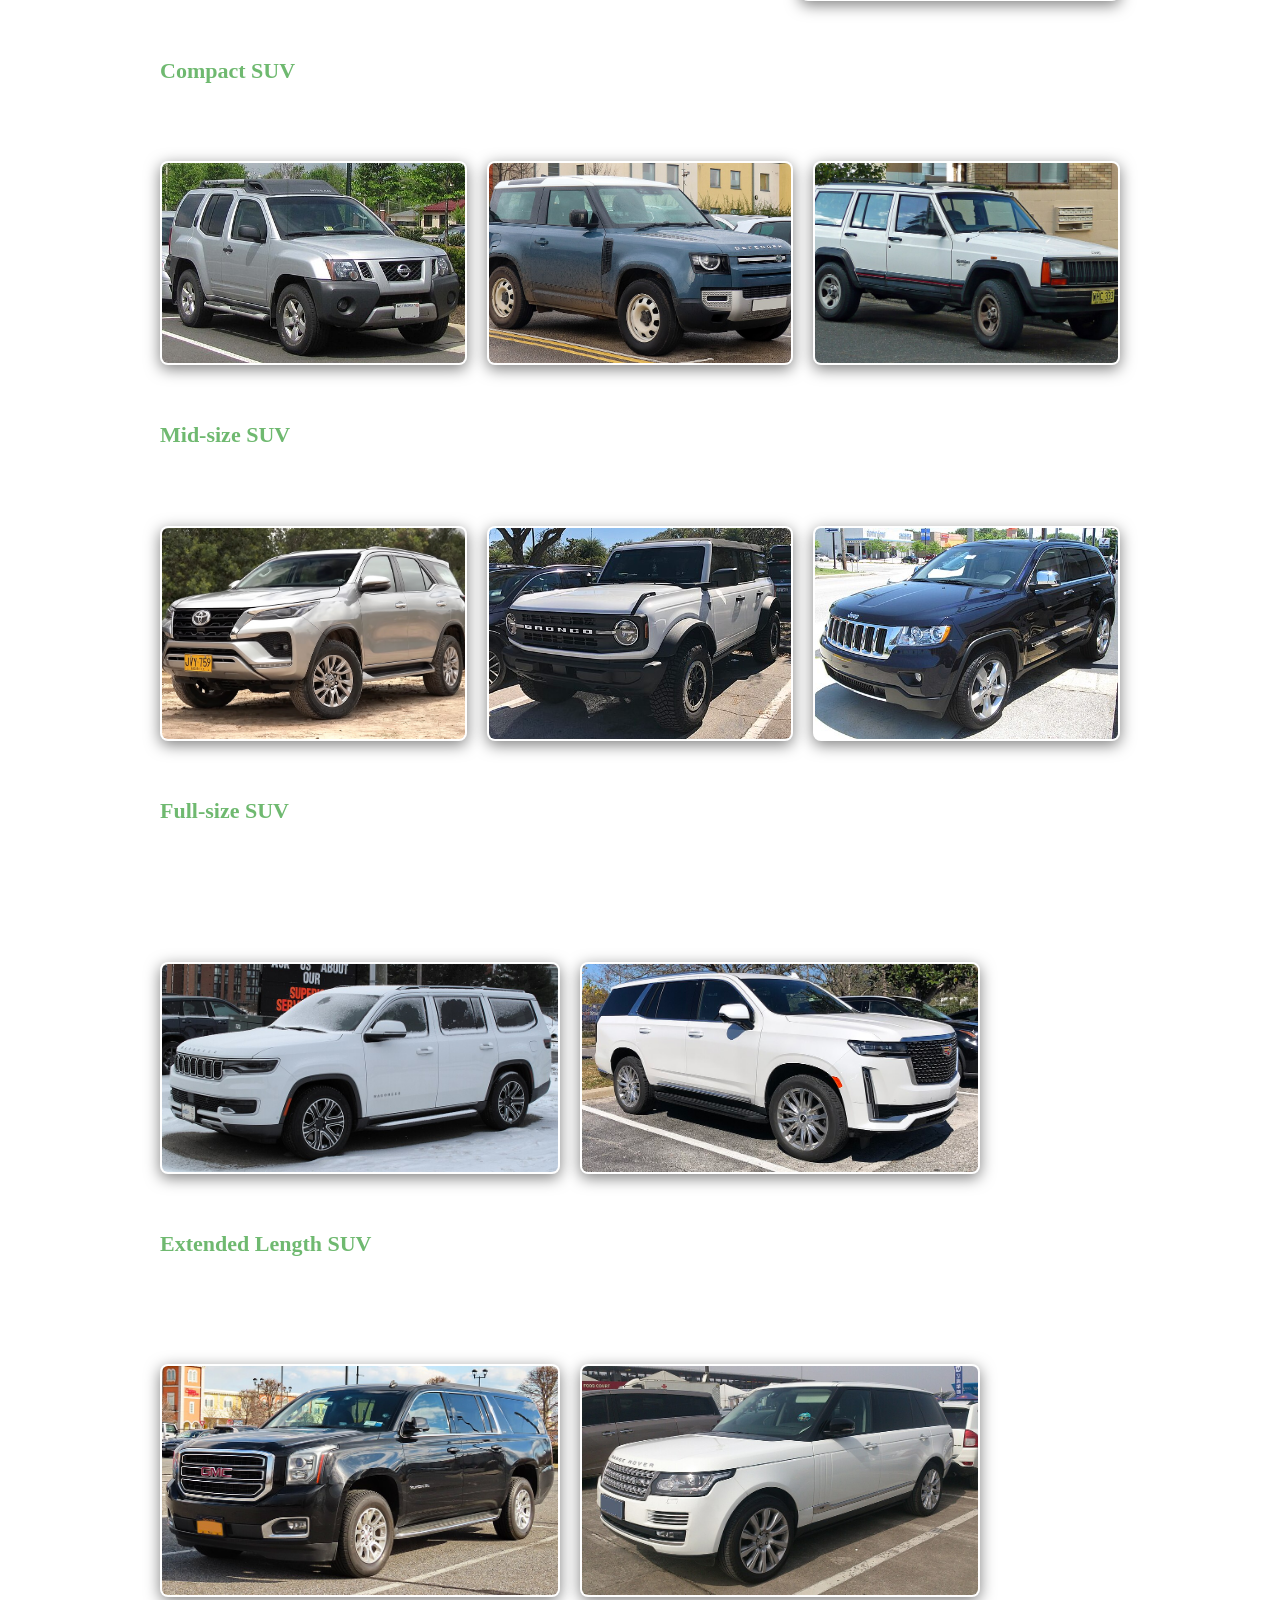
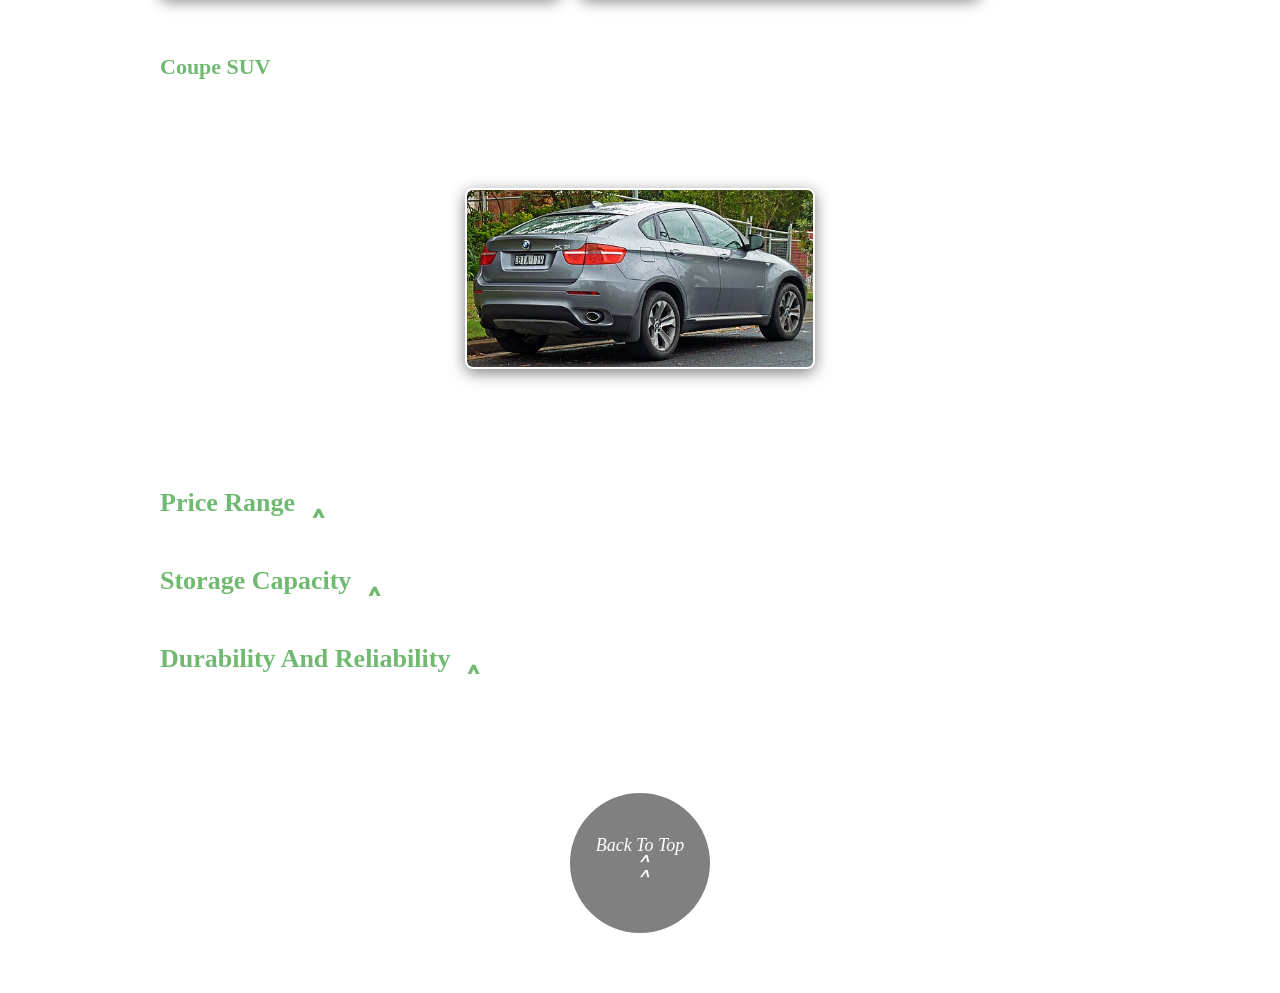
<file: suv.html>
<!DOCTYPE html>
<html lang="en">
<head>
    <meta charset="UTF-8">
    <meta name="viewport" content="width=device-width, initial-scale=1.0">
    <title>SUV - BestDrive</title>
    <!-- Core styles from main page -->
    <link rel="stylesheet" href="css/style.css">
    <link rel="stylesheet" href="css/stylemenu.css">
    <!-- Specific styles for the SUV page -->
    <link rel="stylesheet" href="css/stylesuv.css">
</head>
<body id="top" class="suv-page">

    <!-- Header -->
    <header>
        <div class="header-container">
            <a href="index.html" class="logo">
                <img src="img/logo/car.png" alt="Car Logo" class="logo-img"> BestDrive
            </a>
            <div class="menu-icon" onclick="openMenu()">☰</div>
        </div>
    </header>

<!-- Main SUV Feature Profile (Updated) -->
    <section class="feature-card-wrapper">
        <div class="custom-showcase">
            
            <!-- Top Box: Title and Car Image -->
            <div class="showcase-top">
                <h1>SUV</h1>
                <img src="img/suv.png" alt="SUV" class="showcase-car">
            </div>
            
            <!-- Bottom Box: Statistics -->
            <div class="showcase-bottom">
                <div class="stat-row">
                    <span class="label">Price</span>
                    <div class="bars">
                        <div class="bar filled"></div>
                        <div class="bar filled"></div>
                        <div class="bar filled"></div>
                        <div class="bar filled"></div>
                        <div class="bar"></div>
                    </div>
                </div>
                
                <div class="stat-row">
                    <span class="label">Durability</span>
                    <div class="bars">
                        <div class="bar filled"></div>
                        <div class="bar filled"></div>
                        <div class="bar filled"></div>
                        <div class="bar filled"></div>
                        <div class="bar"></div>
                    </div>
                </div>
                
                <div class="stat-row">
                    <span class="label">Storage</span>
                    <div class="bars">
                        <div class="bar filled"></div>
                        <div class="bar filled"></div>
                        <div class="bar filled"></div>
                        <div class="bar filled"></div>
                        <div class="bar"></div>
                    </div>
                </div>
            </div>
            
        </div>
    </section>

    <!-- Collapsible Accordion Sections -->
    <section class="accordion-container">
        
        <!-- Definition -->
        <details open>
            <summary>Definition <span class="arrow">&#709;</span></summary>
            <div class="details-content content-flex">
                <div class="content-text">
                    <p>An SUV or Sport Utility Vehicle is a car classification that combines elements of road-going passenger cars with features from off-road vehicles, such as raised ground clearance and four-wheel drive. There is no commonly agreed-upon definition of an SUV, and usage of the term varies between countries.</p>
                    <ul>
                        <li>High seating position and elevated ground clearance.</li>
                        <li>Roomy interior, often accommodating five to seven or eight passengers.</li>
                        <li>A two-box design, where the engine is in the front compartment and the passenger and cargo areas are combined in the rear compartment.</li>
                        <li>Often built on a light-truck chassis, providing a robust frame.</li>
                        <li>Available in two-wheel-drive or four-wheel-drive/all-wheel-drive configurations.</li>
                    </ul>
                </div>
                <img src="img/gallery/body.png" alt="SUV Body Structure" class="content-image">
            </div>
        </details>

        <!-- Standard Styles -->
        <details open>
            <summary>Standard Styles <span class="arrow">&#709;</span></summary>
            <div class="details-content">
                
                <div class="style-item row-layout">
                    <div class="content-text">
                        <h3>Mini SUV</h3>
                        <p>The smallest class of SUV. In Japan, SUVs under 3,400 mm (133.9 in) are classified as kei cars.</p>
                    </div>
                    <img src="img/gallery/suv/mini.jpg" alt="Mini SUV" class="style-image-single">
                </div>

                <div class="style-item col-layout">
                    <div class="content-text">
                        <h3>Compact SUV</h3>
                        <p>A compact SUV is a class of small SUVs.</p>
                    </div>
                    <div class="style-image-grid">
                        <img src="img/gallery/suv/compact1.jpg" alt="Compact SUV 1">
                        <img src="img/gallery/suv/compact2.jpg" alt="Compact SUV 2">
                        <img src="img/gallery/suv/compact3.jpg" alt="Compact SUV 3">
                    </div>
                </div>

                <div class="style-item col-layout">
                    <div class="content-text">
                        <h3>Mid-size SUV</h3>
                        <p>A mid-size SUV is a class of SUVs that are sized between compact and full-size SUVs.</p>
                    </div>
                    <div class="style-image-grid">
                        <img src="img/gallery/suv/mid1.png" alt="Mid-size SUV 1">
                        <img src="img/gallery/suv/mid2.jpg" alt="Mid-size SUV 2">
                        <img src="img/gallery/suv/midsize3.jpg" alt="Mid-size SUV 3">
                    </div>
                </div>

                <div class="style-item col-layout">
                    <div class="content-text">
                        <h3>Full-size SUV</h3>
                        <p>Full-size SUVs are the largest size of commonly produced SUVs. Some, such as the Ford Expedition and Chevrolet Tahoe, are marketed for their off-road capabilities, and others, such as the Lincoln Navigator and Cadillac Escalade, are marketed as luxury SUVs. Full-size SUVs usually have three rows of seats.</p>
                    </div>
                    <div class="style-image-grid two-col">
                        <img src="img/gallery/suv/full1.jpg" alt="Full-size SUV 1">
                        <img src="img/gallery/suv/full2.jpg" alt="Full-size SUV 2">
                    </div>
                </div>

                <div class="style-item col-layout">
                    <div class="content-text">
                        <h3>Extended Length SUV</h3>
                        <p>Extended-length SUVs are large SUVs that have a longer wheelbase and overall length. Examples include the Ford Expedition MAX, and the Chevrolet Suburban. The additional length provides more passenger and cargo space.</p>
                    </div>
                    <div class="style-image-grid two-col">
                        <img src="img/gallery/suv/extend1.jpg" alt="Extended Length SUV 1">
                        <img src="img/gallery/suv/extend2.jpg" alt="Extended Length SUV 2">
                    </div>
                </div>

                <div class="style-item col-layout">
                    <div class="content-text">
                        <h3>Coupe SUV</h3>
                        <p>A coupe SUV is a type of SUV with a sloping rear roofline, similar to those of fastbacks or fastback coupes. The sloping roofline is adopted to offer a styling advantage compared to its standard counterpart. The body style is also referred to as an SUV coupe or a crossover coupe.</p>
                    </div>
                    <div class="style-image-grid center-single">
                        <img src="img/gallery/suv/coupe.jpg" alt="Coupe SUV">
                    </div>
                </div>

            </div>
        </details>

        <!-- Price Range -->
        <details>
            <summary>Price Range <span class="arrow">&#709;</span></summary>
            <div class="details-content">
                <p>The price of an SUV can vary widely based on the vehicle's size, class, brand, and features. Here is a general breakdown of SUV price ranges:</p>
                <ul>
                    <li><strong>Subcompact / Compact SUVs:</strong> RM 60,000 - RM 120,000. These are the most affordable SUVs, offering a good balance of value, fuel efficiency, and utility. Examples: Perodua Ativa, Honda HR-V, Proton X50.</li>
                    <li><strong>Mid-Size SUVs:</strong> RM 120,000 - RM 200,000. Offering more space, power, and advanced features, they are highly popular among families. Examples: Honda CR-V, Mazda CX-5, Toyota Harrier.</li>
                    <li><strong>Full-Size / 7-Seater SUVs:</strong> RM 200,000 - RM 350,000+. Ideal for larger families, these provide maximum space and comfort. Examples: Toyota Fortuner, Hyundai Santa Fe.</li>
                    <li><strong>Luxury / Premium SUVs:</strong> RM 350,000+. Focused on premium materials, cutting-edge tech, top-tier performance, and brand prestige. Examples: BMW X5, Mercedes-Benz GLE, Volvo XC90, and Porsche Cayenne.</li>
                </ul>
            </div>
        </details>

        <!-- Storage Capacity -->
        <details>
            <summary>Storage Capacity <span class="arrow">&#709;</span></summary>
            <div class="details-content">
                <p>SUVs are known for their spacious interiors and versatile storage options. The "two-box" design makes them ideal for carrying larger loads.</p>
                <ul>
                    <li><strong>Generous Cargo Space:</strong> Compact SUVs typically offer 15 to 30 cubic feet of cargo space behind the second row, while mid-size and full-size models can offer up to 40 to 50 cubic feet or more.</li>
                    <li><strong>Fold-Flat Seats:</strong> A major advantage of SUVs is the ability to fold down the rear seats (second and third rows) to create a massive, flat loading floor. This allows them to accommodate very large or awkwardly shaped items.</li>
                    <li><strong>Height Advantage:</strong> The taller roofline allows SUVs to carry taller items easily, such as furniture, bicycles, or large appliances.</li>
                </ul>
            </div>
        </details>

        <!-- Durability And Reliability -->
        <details>
            <summary>Durability And Reliability <span class="arrow">&#709;</span></summary>
            <div class="details-content">
                <p>SUVs are typically built to withstand tougher conditions than standard passenger cars, making them durable options:</p>
                <ul>
                    <li><strong>Rugged Construction:</strong> Many SUVs (especially full-size or off-road oriented models) use a body-on-frame construction, similar to trucks, which makes them highly durable and capable of handling rough terrain.</li>
                    <li><strong>All-Weather Capability:</strong> The availability of All-Wheel Drive (AWD) or Four-Wheel Drive (4WD) systems enhances traction and stability in adverse weather or off-road conditions, reducing strain on the vehicle.</li>
                    <li><strong>Ease of Maintenance:</strong> As popular family and utility vehicles, SUVs benefit from widespread parts availability and knowledgeable mechanics. Regular maintenance ensures they can easily surpass 150,000 to 200,000 miles.</li>
                </ul>
            </div>
        </details>
        
    </section>

    <!-- Footer -->
    <footer>
        <a href="#top" class="back-to-top">
            <p>Back To Top</p>
            <div class="arrows">
                <span>&#708;</span>
                <span>&#708;</span>
            </div>
        </a>
    </footer>

    <!-- Slide-in Menu -->
    <div id="menu-overlay" onclick="closeMenu()"></div>
    <div id="side-menu" class="side-menu">
        <a href="javascript:void(0)" class="close-btn" onclick="closeMenu()">☰</a>
        
        <a href="index.html" class="menu-item">
            <div class="menu-icon-wrapper">
                <img src="img/logo/car.png" alt="Home" class="menu-img menu-icon-home">
            </div>
            <span>Home</span>
        </a>
        <a href="sedan.html" class="menu-item">
            <div class="menu-icon-wrapper">
                <img src="img/icon/1.png" alt="Sedan" class="menu-img menu-icon-sedan">
            </div>
            <span>Sedan</span>
        </a>
        <a href="suv.html" class="menu-item">
            <div class="menu-icon-wrapper">
                <img src="img/icon/2.png" alt="SUV" class="menu-img menu-icon-suv">
            </div>
            <span>SUV</span>
        </a>
        <a href="hatchback.html" class="menu-item">
            <div class="menu-icon-wrapper">
                <img src="img/icon/3.png" alt="Hatchback" class="menu-img menu-icon-hatchback">
            </div>
            <span>Hatchback</span>
        </a>
        <a href="mpv.html" class="menu-item">
            <div class="menu-icon-wrapper">
                <img src="img/icon/4.png" alt="MPV" class="menu-img menu-icon-mpv">
            </div>
            <span>MPV</span>
        </a>
        <a href="crossover.html" class="menu-item">
            <div class="menu-icon-wrapper">
                <img src="img/icon/5.png" alt="Crossover" class="menu-img menu-icon-crossover">
            </div>
            <span>Crossover</span>
        </a>
        <a href="pickup.html" class="menu-item">
            <div class="menu-icon-wrapper">
                <img src="img/icon/6.png" alt="Pickup Truck" class="menu-img menu-icon-pickup">
            </div>
            <span>Pickup Truck</span>
        </a>
        <a href="sports.html" class="menu-item">
            <div class="menu-icon-wrapper">
                <img src="img/icon/7.png" alt="Sports" class="menu-img menu-icon-sports">
            </div>
            <span>Sports</span>
        </a>
        <a href="ev.html" class="menu-item">
            <div class="menu-icon-wrapper">
                <img src="img/icon/8.png" alt="EV" class="menu-img menu-icon-ev">
            </div>
            <span>EV</span>
        </a>
    </div>

    <!-- Script to Handle the Menu Animation -->
    <script>
        function openMenu() {
            document.getElementById("side-menu").style.right = "0";
            document.getElementById("menu-overlay").style.display = "block";
        }
        function closeMenu() {
            document.getElementById("side-menu").style.right = "-400px";
            document.getElementById("menu-overlay").style.display = "none";
        }
    </script>

</body>
</html>
</file>
<file: css/style.css>
/* --- Global Styles & Reset --- */
* {
    margin: 0;
    padding: 0;
    box-sizing: border-box;
}

html {
    scroll-behavior: smooth; 
}

body {
    font-family: 'Georgia', serif;
    background-color: #8D8D8D; 
    color: white;
    max-width: 1920px;
    min-height: 1080px;
    margin: 0 auto;
    overflow-x: hidden;
    position: relative; 
    z-index: 0;
}

body::before {
    content: "";
    position: fixed;
    top: 0;
    left: 0;
    width: 100vw;
    height: 100vh;
    background-image: url('../img/background/swirl.png');
    background-size: cover;
    background-repeat: no-repeat;
    background-position: center;
    opacity: 0.24; 
    z-index: -1; 
    pointer-events: none; 
}

a {
    text-decoration: none;
    color: inherit;
}

/* --- Sticky Header --- */
header {
    position: sticky;
    top: 0;
    background-color: #ffffff;
    z-index: 1000;
    box-shadow: 0px 2px 10px rgba(0,0,0,0.3);
    height: 60px; 
}

.header-container {
    display: flex;
    justify-content: center;
    align-items: center;
    padding: 0 40px; 
    height: 100%; 
    position: relative;
}

.logo {
    display: flex;
    align-items: center;
    gap: 10px;
    font-size: 28px;
    font-weight: bold;
    color: #000;
    font-style: italic;
    letter-spacing: 2px;
}

.logo-img {
    height: 120px; 
    width: auto;
    object-fit: contain;
}

.menu-icon {
    position: absolute;
    right: 40px;
    font-size: 30px;
    color: #000;
    cursor: pointer;
}

/* --- Hero Banner Section --- */
.hero {
    position: relative;
    width: 100%;
    height: 350px;
    display: flex;
    justify-content: center;
    align-items: center;
    text-align: center;
    overflow: hidden;
    background-color: #000; /* Added black background for the dissolve effect */
}

.hero-bg-color {
    position: absolute;
    top: 0;
    left: 0;
    width: 100%;
    height: 100%;
    background-color: rgba(78, 98, 115, 0.45); 
    z-index: 2; 
}

.hero-image {
    position: absolute;
    top: 0;
    left: 0;
    width: 100%;
    height: 100%;
    object-fit: cover;
    opacity: 1; 
    z-index: 1; 
    transition: opacity 0.5s ease-in-out; /* Smooth 0.5s fade transition */
}

/* This class will be toggled by JavaScript to hide the image */
.hero-image.fade {
    opacity: 0; 
}

.hero-text {
    position: relative;
    z-index: 3;
    max-width: 900px;
    padding: 20px;
    font-size: 18px;
    line-height: 1.6;
    text-shadow: 1px 1px 4px rgba(0,0,0,0.8);
}

/* --- Icon Navigation --- */
.icon-nav {
    padding: 40px 0;
}

.icon-container {
    display: flex;
    justify-content: space-between; 
    align-items: center;
    width: 90%;
    max-width: 1400px;
    /* Changed margin from "0 auto" to "60px auto" to add top and bottom spacing */
    margin: 60px auto; 
    flex-wrap: wrap;
    gap: 20px;
}

.icon-link {
    width: 90px;
    height: 90px;
    background: rgba(255,255,255,0.2);
    border-radius: 50%;
    display: flex;
    justify-content: center;
    align-items: center;
    transition: transform 0.2s;
    position: relative;
    overflow: hidden; /* Hide the text when it spins outside */
}

.icon-link:hover {
    transform: scale(1.1);
}

.icon-link img {
    max-width: 60px;
    max-height: 60px;
    object-fit: contain;
    z-index: 2; /* Keep image above the text */
}

/* Spinning SVG Text */
.spinning-text {
    position: absolute;
    top: 0;
    left: 0;
    width: 100%;
    height: 100%;
    animation: spin 10s linear infinite;
    z-index: 1; /* Behind the image */
}

.icon-link:hover .spinning-text {
    animation-duration: 4s; /* Spin faster on hover */
}

@keyframes spin {
    100% {
        transform: rotate(360deg);
    }
}

/* Icon specific sizing */
.icon-sedan { width: 150px; height: 150px; }
.icon-suv { width: 300px; height: 300px; }
.icon-hatchback { width: 92px; height: 178px; }
.icon-mpv { width: 181px; height: 181px; }
.icon-crossover { width: 217.75px; height: 145.17px; transform: rotate(46deg); }
.icon-pickup { width: 147.26px; height: 147.26px; transform: rotate(-45deg); }
.icon-sports { width: 166px; height: 166px; }
.icon-ev { width: 151px; height: 150px; }

/* --- Explore Title --- */
.explore-title {
    text-align: center;
    margin-bottom: 30px;
}

.explore-title h2 {
    display: inline-block;
    background-color: #2d2d2d;
    padding: 10px 40px;
    border-radius: 25px;
    font-size: 20px;
    letter-spacing: 2px;
}

/* --- Car Cards Grid --- */
.car-grid {
    display: grid;
    grid-template-columns: repeat(2, 1fr);
    gap: 40px;
    max-width: 1100px;
    margin: 0 auto;
    padding: 0 20px 60px 20px;
}

.car-card {
    background-color: rgba(52, 52, 52, 0.85);
    border-radius: 20px;
    padding: 25px;
    display: flex;
    flex-direction: column;
    align-items: center;
    box-shadow: 0 8px 16px rgba(0,0,0,0.4);
    transition: transform 0.3s, box-shadow 0.3s;
    border: 1px solid rgba(255,255,255,0.1);
    height: 100%; /* Ensure card containers stretch consistently */
}

.car-card:hover {
    transform: translateY(-5px);
    box-shadow: 0 12px 24px rgba(0,0,0,0.6);
}

/* Setting a fixed height ensures the backgrounds and grid cards all align uniformly */
.glass-box {
    background: rgba(255, 255, 255, 0.15);
    border-radius: 15px;
    padding: 20px;
    width: 100%;
    height: 230px; 
    display: flex;
    justify-content: center;
    align-items: center;
    margin-bottom: 25px;
    border: 1px solid rgba(255, 255, 255, 0.2);
    box-shadow: inset 0 0 15px rgba(255, 255, 255, 0.05), 0 4px 10px rgba(0, 0, 0, 0.2);
    backdrop-filter: blur(5px);
}

/* Ensure the images stay inside the bounds of the glass box without breaking aspect ratio */
.glass-box img {
    width: 100%;
    height: 100%; 
    max-width: 320px;
    object-fit: contain;
}

.flip-horizontal {
    transform: scaleX(-1);
}

/* --- Stats & Typography --- */
.stats {
    width: 100%;
    margin-bottom: 15px;
}

.stat-row {
    display: flex;
    justify-content: space-between;
    align-items: center;
    margin-bottom: 8px;
    width: 100%;
    padding: 0 20px;
}

.stat-row .label {
    font-size: 14px;
    width: 100px;
}

.bars {
    display: flex;
    gap: 4px;
}

.bar {
    width: 35px;
    height: 12px;
    background-color: #e0e0e0;
    border-radius: 2px;
}

.bar.filled {
    background-color: #7a8e9f;
}

.car-card h3 {
    margin-top: 10px;
    font-size: 22px;
    letter-spacing: 1px;
    text-transform: uppercase;
    color: #ffffff;
}

/* --- Footer --- */
footer {
    padding: 20px 0 60px 0;
    text-align: center;
    display: flex;
    justify-content: center;
    align-items: center;
}

.back-to-top {
    display: flex;
    flex-direction: column;
    justify-content: center;
    align-items: center;
    width: 140px; 
    height: 140px; 
    background-color:rgba(44, 44, 44, 0.6) ; 
    border-radius: 50%; 
    font-size: 18px; 
    font-style: italic;
    color: #ffffff;
    transition: background-color 0.3s, transform 0.3s;
}

.back-to-top:hover {
    background-color:rgba(105, 105, 105, 0.85); 
    transform: scale(1.05); 
}

.arrows {
    display: flex;
    flex-direction: column;
    line-height: 0.5;
    margin-top: 5px;
    font-size: 30px;
}
</file>
<file: css/stylemenu.css>
/* --- Menu Overlay --- */
#menu-overlay {
    display: none;
    position: fixed;
    top: 0;
    left: 0;
    width: 100vw;
    height: 100vh;
    background-color: rgba(0, 0, 0, 0.6);
    z-index: 1001; 
}

/* --- Side Menu Container --- */
.side-menu {
    position: fixed;
    top: 0;
    right: -400px; 
    width: 350px;
    height: 100vh;
    background-color: #5a5a5a; 
    z-index: 1002; 
    transition: right 0.3s ease-in-out;
    overflow-y: auto;
    padding-top: 60px; 
    font-family: 'Georgia', serif; 
}

/* --- Close Button --- */
/* Matched exactly to the ☰ icon in the main header */
.close-btn {
    position: absolute;
    top: 15px;
    right: 40px; 
    font-size: 30px;
    font-weight: 900;
    color: white;
    text-decoration: none;
    line-height: 1;
    transition: color 0.2s;
}

.close-btn:hover {
    color: #000000;
}

/* --- Menu Items --- */
.menu-item {
    display: flex;
    align-items: center;
    padding: 18px 0;
    margin: 0 30px; 
    border-bottom: 1px solid #ffffff; 
    text-decoration: none;
    transition: background-color 0.2s;
}

.menu-item:hover {
    background-color: rgba(255, 255, 255, 0.1);
}

/* --- Menu Icons Wrapper --- */
/* The width here pushes the text into a perfect vertical column */
.menu-icon-wrapper {
    width: 90px; 
    height: 60px;
    display: flex;
    justify-content: center;
    align-items: center;
    flex-shrink: 0;
    margin-right: 15px; 
}

.menu-img {
    object-fit: contain;
}

/* 
 * The Home icon is made significantly larger
 */
.menu-icon-home { 
    width: 85px; 
    height: 50px; 
}

/* 
 * All car icons are forced into consistent boundaries 
 */
.menu-icon-sedan, .menu-icon-suv, .menu-icon-hatchback, .menu-icon-mpv, .menu-icon-sports, .menu-icon-ev { 
    width: 55px; 
    height: 55px; 
}

.menu-icon-crossover { 
    width: 55px; 
    height: 55px; 
    transform: rotate(46deg);
}

.menu-icon-pickup { 
    width: 55px; 
    height: 55px; 
    transform: rotate(-45deg);
}

/* --- Menu Typography --- */
.menu-item span {
    font-size: 26px;
    font-weight: bold;
    color: #ffffff; 
    text-decoration-thickness: 3px; 
    text-underline-offset: 5px; 
}
</file>
<file: css/stylecrossover.css>
/* --- Crossover Page Unique Background --- */
body.crossover-page {
    /* Primary Radial Gradient */
    background: radial-gradient(circle at center, #E56E24 0%, #565500 100%);
    background-attachment: fixed;
    position: relative;
    z-index: 0;
}

body.crossover-page::before {
    content: "";
    position: fixed;
    top: 0;
    left: 0;
    width: 100vw;
    height: 100vh;
    /* Overlay Pattern with Opacity */
    background-image: url('../img/background/pattern.png');
    background-repeat: repeat;
    background-size: cover;
    background-position: center;
    opacity: 0.82; 
    z-index: -1; 
    pointer-events: none; 
}

/* --- Top Feature Card (Glassmorphism Design) --- */
.feature-card-wrapper {
    display: flex;
    justify-content: center;
    padding: 60px 20px 20px 20px;
}

.custom-showcase {
    display: flex;
    flex-direction: column;
    align-items: center;
    width: 100%;
    max-width: 750px;
    position: relative;
}

/* Top Container (Car & Title) */
.showcase-top {
    background-color: rgba(165, 134, 39, 0); /* Transparent Glass Base */
    backdrop-filter: blur(12px); /* Glass blur effect */
    -webkit-backdrop-filter: blur(12px); /* Safari support */
    width: 85%; /* Slightly narrower to create the inset look */
    border-radius: 40px;
    padding: 40px 20px 60px 20px;
    text-align: center;
    box-shadow: 0 4px 15px rgba(0,0,0,0.3);
    border: 1px solid rgba(255, 255, 255, 0.1);
    position: relative;
    z-index: 1; /* Sits behind the bottom box */
}

.showcase-top h1 {
    font-family: 'Rockwell', 'Georgia', serif;
    font-size: 52px;
    color: #ffbd5b;
    margin: 0 0 20px 0;
    letter-spacing: 2px;
    text-transform: uppercase;
    text-shadow: 2px 2px 5px rgba(0,0,0,0.5);
}

.showcase-top .showcase-car {
    width: 100%;
    max-width: 550px;
    height: auto;
    display: block;
    margin: 0 auto;
}

/* Bottom Container (Stats) */
.showcase-bottom {
    background-color: rgba(134, 76, 22, 0.85); /* Slightly more opaque glass */
    backdrop-filter: blur(12px);
    -webkit-backdrop-filter: blur(12px);
    width: 100%;
    border-radius: 40px;
    padding: 40px 50px;
    margin-top: -50px; /* Pulls the box up to overlap the top box */
    position: relative;
    z-index: 2; /* Sits in front of the top box */
    box-shadow: 0 8px 25px rgba(0,0,0,0.4);
    border: 1px solid rgba(255, 255, 255, 0.1);
    display: flex;
    flex-direction: column;
    gap: 25px;
}

.showcase-bottom .stat-row {
    display: flex;
    align-items: center;
    justify-content: center;
    gap: 30px;
}

.showcase-bottom .label {
    color: #ffffff;
    font-family: monospace, sans-serif;
    font-size: 18px;
    width: 120px;
    text-align: right;
    letter-spacing: 1px;
}

/* Individual Bar Container */
.showcase-bottom .bars {
    display: flex;
    width: 350px;
    height: 22px;
    gap: 8px; /* Creates the empty space between the blocks */
}

/* Individual Segments */
.showcase-bottom .bar {
    flex: 1;
    background-color: #ffffff; 
    border-radius: 4px; /* Rounds the corners of each individual block */
}

/* Filled Highlighted Segment */
.showcase-bottom .bar.filled {
    background-color: #fdb500;
}

/* Mobile Responsive Adjustments */
@media (max-width: 768px) {
    .showcase-top {
        width: 95%;
        padding: 30px 10px 50px 10px;
    }
    .showcase-top h1 {
        font-size: 36px;
    }
    .showcase-bottom {
        padding: 30px 20px;
        margin-top: -40px;
    }
    .showcase-bottom .stat-row {
        flex-direction: column;
        gap: 10px;
    }
    .showcase-bottom .label {
        text-align: center;
        width: auto;
    }
    .showcase-bottom .bars {
        width: 100%;
        max-width: 300px;
    }
}

/* --- Accordion (Collapsible) Container --- */
.accordion-container {
    max-width: 1000px;
    margin: 40px auto 80px auto;
    padding: 0 20px;
}

details {
    margin-bottom: 10px;
}

/* Remove default HTML details marker */
details > summary {
    list-style: none;
}
details > summary::-webkit-details-marker {
    display: none;
}

/* Summary Header Styling */
summary {
    font-size: 26px;
    font-weight: bold;
    color: #ffac30;
    cursor: pointer;
    padding: 15px 0;
    display: flex;
    align-items: center;
    gap: 15px;
    transition: color 0.3s;
    user-select: none;
}

summary:hover {
    color: #ffffff;
}

/* The Interactive Arrow */
summary .arrow {
    display: inline-block;
    font-size: 32px;
    transition: transform 0.3s ease;
    transform: rotate(180deg); /* Points down when CLOSED */
}

/* Rotates upside down (points UP) when the box is OPEN */
details[open] summary .arrow {
    transform: rotate(0deg); 
}

/* --- Accordion Content Area --- */
.details-content {
    padding: 15px 0 40px 0;
    font-size: 17px;
    line-height: 1.8;
    color: #ffffff;
}

.details-content ul {
    margin-left: 25px;
    margin-top: 15px;
}

.details-content li {
    margin-bottom: 10px;
}

.details-content p {
    margin-bottom: 15px;
}

/* Layout for Image / Text side-by-side */
.content-flex {
    display: flex;
    justify-content: space-between;
    align-items: flex-start;
    gap: 40px;
}

.content-text {
    flex: 1;
}

.content-text h3 {
    color: #ffac30;
    font-size: 22px;
    margin-bottom: 10px;
}

/* Stacked images in flex layout */
.content-images-stacked {
    display: flex;
    flex-direction: column;
    gap: 15px;
    max-width: 300px;
}

.stacked-image {
    width: 100%;
    height: auto;
    object-fit: cover;
    border-radius: 5px;
    box-shadow: 0 4px 10px rgba(0,0,0,0.4);
    border: 2px solid rgba(255, 255, 255, 0.1);
}

.content-image {
    max-width: 250px;
    height: auto;
    object-fit: contain;
    border-radius: 5px;
}

/* --- Layouts for Standard Styles Rows & Image Grids --- */

.style-item {
    margin-bottom: 50px;
}

/* Single Item Row Layout (Text Left, Image Right) */
.style-item.row-layout {
    display: flex;
    justify-content: space-between;
    align-items: center; /* ALIGN TO CENTER */
    gap: 40px;
}

.style-image-single {
    width: 320px;
    height: auto;
    border-radius: 8px;
    box-shadow: 0 4px 15px rgba(0,0,0,0.5);
    border: 2px solid rgba(255, 255, 255, 0.1);
}

/* Column Layout (Text Top, Images Bottom) */
.style-item.col-layout {
    display: flex;
    flex-direction: column;
    gap: 15px;
}

.style-image-grid {
    display: flex;
    justify-content: flex-start;
    gap: 20px;
    flex-wrap: wrap;
    width: 100%;
}

/* Default styling for grid images */
.style-image-grid img {
    flex: 1;
    min-width: 250px;
    max-width: 320px;
    height: auto;
    object-fit: cover;
    border-radius: 8px;
    box-shadow: 0 4px 15px rgba(0,0,0,0.5);
    border: 2px solid rgba(255, 255, 255, 0.1);
}

/* 2 items per row max size adjustments */
.style-image-grid.two-col img {
    max-width: 400px;
}

/* 1 item centered under text */
.style-image-grid.center-single {
    justify-content: center;
}
.style-image-grid.center-single img {
    max-width: 350px;
}

/* Responsive adjustments for mobile */
@media (max-width: 768px) {
    .content-flex, .style-item.row-layout {
        flex-direction: column;
    }
    .content-images-stacked {
        max-width: 100%;
        margin-top: 20px;
    }
    .content-image, .style-image-single {
        max-width: 100%;
        margin-top: 20px;
    }
    .style-image-grid {
        justify-content: center;
    }
}
</file>
<file: css/styleev.css>
/* --- EV Page Unique Background --- */
body.ev-page {
    /* Primary Radial Gradient */
    background: radial-gradient(circle at center, #6efdff 0%, #00162a 100%);
    background-attachment: fixed;
    position: relative;
    z-index: 0;
}

body.ev-page::before {
    content: "";
    position: fixed;
    top: 0;
    left: 0;
    width: 100vw;
    height: 100vh;
    /* Overlay Pattern with Opacity */
    background-image: url('../img/background/pattern.png');
    background-repeat: repeat;
    background-size: cover;
    background-position: center;
    opacity: 0.82; 
    z-index: -1; 
    pointer-events: none; 
}

/* --- Top Feature Card (Glassmorphism Design) --- */
.feature-card-wrapper {
    display: flex;
    justify-content: center;
    padding: 60px 20px 20px 20px;
}

.custom-showcase {
    display: flex;
    flex-direction: column;
    align-items: center;
    width: 100%;
    max-width: 750px;
    position: relative;
}

/* Top Container (Car & Title) */
.showcase-top {
    background-color: rgba(13, 69, 81, 0.317); /* Transparent Glass Base */
    backdrop-filter: blur(12px); /* Glass blur effect */
    -webkit-backdrop-filter: blur(12px); /* Safari support */
    width: 85%; /* Slightly narrower to create the inset look */
    border-radius: 40px;
    padding: 40px 20px 40px 20px;
    text-align: center;
    box-shadow: 0 4px 15px rgba(0,0,0,0.3);
    border: 1px solid rgba(255, 255, 255, 0.1);
    position: relative;
    z-index: 1; /* Sits behind the bottom box */
}

.showcase-top h1 {
    font-family: 'Rockwell', 'Georgia', serif;
    font-size: 52px;
    color: #55f4ff;
    margin: 0 0 20px 0;
    letter-spacing: 2px;
    text-transform: uppercase;
    text-shadow: 2px 2px 5px rgba(0,0,0,0.5);
}

.showcase-top .showcase-car {
    width: 100%;
    max-width: 550px;
    height: auto;
    display: block;
    margin: 0 auto;
}

/* Bottom Container (Stats) */
.showcase-bottom {
    background-color: rgba(32, 80, 85, 0.85); /* Slightly more opaque glass */
    backdrop-filter: blur(12px);
    -webkit-backdrop-filter: blur(12px);
    width: 100%;
    border-radius: 40px;
    padding: 40px 50px;
    margin-top: -50px; /* Pulls the box up to overlap the top box */
    position: relative;
    z-index: 2; /* Sits in front of the top box */
    box-shadow: 0 8px 25px rgba(0,0,0,0.4);
    border: 1px solid rgba(255, 255, 255, 0.1);
    display: flex;
    flex-direction: column;
    gap: 25px;
}

.showcase-bottom .stat-row {
    display: flex;
    align-items: center;
    justify-content: center;
    gap: 30px;
}

.showcase-bottom .label {
    color: #ffffff;
    font-family: monospace, sans-serif;
    font-size: 18px;
    width: 120px;
    text-align: right;
    letter-spacing: 1px;
}

/* Individual Bar Container */
.showcase-bottom .bars {
    display: flex;
    width: 350px;
    height: 22px;
    gap: 8px; /* Creates the empty space between the blocks */
}

/* Individual Segments */
.showcase-bottom .bar {
    flex: 1;
    background-color: #ffffff; 
    border-radius: 4px; /* Rounds the corners of each individual block */
}

/* Filled Highlighted Segment */
.showcase-bottom .bar.filled {
    background-color: #00eeff;
}

/* Mobile Responsive Adjustments */
@media (max-width: 768px) {
    .showcase-top {
        width: 95%;
        padding: 30px 10px 50px 10px;
    }
    .showcase-top h1 {
        font-size: 36px;
    }
    .showcase-bottom {
        padding: 30px 20px;
        margin-top: -40px;
    }
    .showcase-bottom .stat-row {
        flex-direction: column;
        gap: 10px;
    }
    .showcase-bottom .label {
        text-align: center;
        width: auto;
    }
    .showcase-bottom .bars {
        width: 100%;
        max-width: 300px;
    }
}

/* --- Accordion (Collapsible) Container --- */
.accordion-container {
    max-width: 1000px;
    margin: 40px auto 80px auto;
    padding: 0 20px;
}

details {
    margin-bottom: 10px;
}

/* Remove default HTML details marker */
details > summary {
    list-style: none;
}
details > summary::-webkit-details-marker {
    display: none;
}

/* Summary Header Styling */
summary {
    font-size: 26px;
    font-weight: bold;
    color: #48fff0;
    cursor: pointer;
    padding: 15px 0;
    display: flex;
    align-items: center;
    gap: 15px;
    transition: color 0.3s;
    user-select: none;
}

summary:hover {
    color: #ffffff;
}

/* The Interactive Arrow */
summary .arrow {
    display: inline-block;
    font-size: 32px;
    transition: transform 0.3s ease;
    transform: rotate(180deg); /* Points down when CLOSED */
}

/* Rotates upside down (points UP) when the box is OPEN */
details[open] summary .arrow {
    transform: rotate(0deg); 
}

/* --- Accordion Content Area --- */
.details-content {
    padding: 15px 0 40px 0;
    font-size: 17px;
    line-height: 1.8;
    color: #ffffff;
}

.details-content ul {
    margin-left: 25px;
    margin-top: 15px;
}

.details-content li {
    margin-bottom: 10px;
}

.details-content p {
    margin-bottom: 15px;
}

/* Layout for Image / Text side-by-side */
.content-flex {
    display: flex;
    justify-content: space-between;
    align-items: flex-start;
    gap: 40px;
}

.content-text {
    flex: 1;
}

.content-text h3 {
    color: #ffffff;
    font-size: 22px;
    margin-bottom: 10px;
}

/* Stacked images in flex layout */
.content-images-stacked {
    display: flex;
    flex-direction: column;
    gap: 15px;
    max-width: 300px;
}

.stacked-image {
    width: 100%;
    height: auto;
    object-fit: cover;
    border-radius: 5px;
    box-shadow: 0 4px 10px rgba(0,0,0,0.4);
    border: 2px solid rgba(255, 255, 255, 0.1);
}

.content-image {
    max-width: 250px;
    height: auto;
    object-fit: contain;
    border-radius: 5px;
}

/* --- Layouts for Standard Styles Rows & Image Grids --- */

.style-item {
    margin-bottom: 50px;
}

/* Single Item Row Layout (Text Left, Image Right) */
.style-item.row-layout {
    display: flex;
    justify-content: space-between;
    align-items: flex-start;
    gap: 40px;
}

.style-image-single {
    width: 320px;
    height: auto;
    border-radius: 8px;
    box-shadow: 0 4px 15px rgba(0,0,0,0.5);
    border: 2px solid rgba(255, 255, 255, 0.1);
}

/* Column Layout (Text Top, Images Bottom) */
.style-item.col-layout {
    display: flex;
    flex-direction: column;
    gap: 15px;
}

.style-image-grid {
    display: flex;
    justify-content: flex-start;
    gap: 20px;
    flex-wrap: wrap;
    width: 100%;
}

/* Default styling for grid images */
.style-image-grid img {
    flex: 1;
    min-width: 250px;
    max-width: 320px;
    height: auto;
    object-fit: cover;
    border-radius: 8px;
    box-shadow: 0 4px 15px rgba(0,0,0,0.5);
    border: 2px solid rgba(255, 255, 255, 0.1);
}

/* 2 items per row max size adjustments */
.style-image-grid.two-col img {
    max-width: 400px;
}

/* 1 item centered under text */
.style-image-grid.center-single {
    justify-content: center;
}
.style-image-grid.center-single img {
    max-width: 350px;
}

/* Responsive adjustments for mobile */
@media (max-width: 768px) {
    .content-flex, .style-item.row-layout {
        flex-direction: column;
    }
    .content-images-stacked {
        max-width: 100%;
        margin-top: 20px;
    }
    .content-image, .style-image-single {
        max-width: 100%;
        margin-top: 20px;
    }
    .style-image-grid {
        justify-content: center;
    }
}
</file>
<file: css/stylehatchback.css>
/* --- Hatchback Page Unique Background --- */
body.hatchback-page {
    /* Primary Radial Gradient */
    background: radial-gradient(circle at center, #FFCC00 0%, #693300 100%);
    background-attachment: fixed;
    position: relative;
    z-index: 0;
}

body.hatchback-page::before {
    content: "";
    position: fixed;
    top: 0;
    left: 0;
    width: 100vw;
    height: 100vh;
    /* Overlay Pattern with Opacity */
    background-image: url('../img/background/pattern.png');
    background-repeat: repeat;
    background-size: cover;
    background-position: center;
    opacity: 0.82; 
    z-index: -1; 
    pointer-events: none; 
}

/* --- Top Feature Card (Updated Glassmorphism Design) --- */
.feature-card-wrapper {
    display: flex;
    justify-content: center;
    padding: 60px 20px 20px 20px;
}

.custom-showcase {
    display: flex;
    flex-direction: column;
    align-items: center;
    width: 100%;
    max-width: 750px;
    position: relative;
}

/* Top Container (Car & Title) */
.showcase-top {
    background-color: rgba(62, 60, 29, 0); /* Transparent Glass Base */
    backdrop-filter: blur(12px); /* Glass blur effect */
    -webkit-backdrop-filter: blur(12px); /* Safari support */
    width: 85%; /* Slightly narrower to create the inset look */
    border-radius: 40px;
    padding: 40px 20px 60px 20px;
    text-align: center;
    box-shadow: 0 4px 15px rgba(0,0,0,0.3);
    border: 1px solid rgba(255, 255, 255, 0.1);
    position: relative;
    z-index: 1; /* Sits behind the bottom box */
}

.showcase-top h1 {
    font-family: 'Rockwell', 'Georgia', serif;
    font-size: 52px;
    color: #ffff95;
    margin: 0 0 20px 0;
    letter-spacing: 2px;
    text-transform: uppercase;
    text-shadow: 2px 2px 5px rgba(0,0,0,0.5);
}

.showcase-top .showcase-car {
    width: 100%;
    max-width: 550px;
    height: auto;
    display: block;
    margin: 0 auto;
}

/* Bottom Container (Stats) */
.showcase-bottom {
    background-color: rgba(62, 54, 29, 0.85); /* Slightly more opaque glass */
    backdrop-filter: blur(12px);
    -webkit-backdrop-filter: blur(12px);
    width: 100%;
    border-radius: 40px;
    padding: 40px 50px;
    margin-top: -50px; /* Pulls the box up to overlap the top box */
    position: relative;
    z-index: 2; /* Sits in front of the top box */
    box-shadow: 0 8px 25px rgba(0,0,0,0.4);
    border: 1px solid rgba(255, 255, 255, 0.1);
    display: flex;
    flex-direction: column;
    gap: 25px;
}

.showcase-bottom .stat-row {
    display: flex;
    align-items: center;
    justify-content: center;
    gap: 30px;
}

.showcase-bottom .label {
    color: #ffffff;
    font-family: monospace, sans-serif;
    font-size: 18px;
    width: 120px;
    text-align: right;
    letter-spacing: 1px;
}

/* Individual Bar Container */
.showcase-bottom .bars {
    display: flex;
    width: 350px;
    height: 22px;
    gap: 8px; /* Creates the empty space between the blocks */
}

/* Individual Segments */
.showcase-bottom .bar {
    flex: 1;
    background-color: #e2dbea; 
    border-radius: 4px; /* Rounds the corners of each individual block */
}

/* Filled Highlighted Segment */
.showcase-bottom .bar.filled {
    background-color: #fffbb3;
}

/* Mobile Responsive Adjustments */
@media (max-width: 768px) {
    .showcase-top {
        width: 95%;
        padding: 30px 10px 50px 10px;
    }
    .showcase-top h1 {
        font-size: 36px;
    }
    .showcase-bottom {
        padding: 30px 20px;
        margin-top: -40px;
    }
    .showcase-bottom .stat-row {
        flex-direction: column;
        gap: 10px;
    }
    .showcase-bottom .label {
        text-align: center;
        width: auto;
    }
    .showcase-bottom .bars {
        width: 100%;
        max-width: 300px;
    }
}

/* --- Accordion (Collapsible) Container --- */
.accordion-container {
    max-width: 1000px;
    margin: 40px auto 80px auto;
    padding: 0 20px;
}

details {
    margin-bottom: 10px;
}

/* Remove default HTML details marker */
details > summary {
    list-style: none;
}
details > summary::-webkit-details-marker {
    display: none;
}

/* Summary Header Styling */
summary {
    font-size: 26px;
    font-weight: bold;
    color: #ffec8e;
    cursor: pointer;
    padding: 15px 0;
    display: flex;
    align-items: center;
    gap: 15px;
    transition: color 0.3s;
    user-select: none;
}

summary:hover {
    color: #ffffff;
}

/* The Interactive Arrow */
summary .arrow {
    display: inline-block;
    font-size: 32px;
    transition: transform 0.3s ease;
    transform: rotate(180deg); /* Points down when CLOSED */
}

/* Rotates upside down (points UP) when the box is OPEN */
details[open] summary .arrow {
    transform: rotate(0deg); 
}

/* --- Accordion Content Area --- */
.details-content {
    padding: 15px 0 40px 0;
    font-size: 17px;
    line-height: 1.8;
    color: #ffffff;
}

.details-content ul {
    margin-left: 25px;
    margin-top: 15px;
}

.details-content li {
    margin-bottom: 10px;
}

.details-content p {
    margin-bottom: 15px;
}

/* Layout for Image / Text side-by-side */
.content-flex {
    display: flex;
    justify-content: space-between;
    align-items: flex-start;
    gap: 40px;
}

.content-text {
    flex: 1;
}

.content-text h3 {
    color: #ffec8e;
    font-size: 22px;
    margin-bottom: 10px;
}

.content-image {
    max-width: 250px;
    height: auto;
    object-fit: contain;
    border-radius: 5px;
}

/* --- Layouts for Standard Styles Rows & Image Grids --- */

.style-item {
    margin-bottom: 50px;
}

/* Single Item Row Layout (Text Left, Image Right) */
.style-item.row-layout {
    display: flex;
    justify-content: space-between;
    align-items: center;
    gap: 40px;
}

.style-image-single {
    width: 320px;
    height: auto;
    border-radius: 8px;
    box-shadow: 0 4px 15px rgba(0,0,0,0.5);
    border: 2px solid rgba(255, 255, 255, 0.1);
}

/* Column Layout (Text Top, Images Bottom) */
.style-item.col-layout {
    display: flex;
    flex-direction: column;
    gap: 15px;
}

.style-image-grid {
    display: flex;
    justify-content: flex-start;
    gap: 20px;
    flex-wrap: wrap;
    width: 100%;
}

/* Default styling for grid images */
.style-image-grid img {
    flex: 1;
    min-width: 250px;
    max-width: 320px;
    height: auto;
    object-fit: cover;
    border-radius: 8px;
    box-shadow: 0 4px 15px rgba(0,0,0,0.5);
    border: 2px solid rgba(255, 255, 255, 0.1);
}

/* 2 items per row max size adjustments */
.style-image-grid.two-col img {
    max-width: 400px;
}

/* Responsive adjustments for mobile */
@media (max-width: 768px) {
    .content-flex, .style-item.row-layout {
        flex-direction: column;
    }
    .content-image, .style-image-single {
        max-width: 100%;
        margin-top: 20px;
    }
    .style-image-grid {
        justify-content: center;
    }
}
</file>
<file: css/stylempv.css>
/* --- MPV Page Unique Background --- */
body.mpv-page {
    /* Primary Radial Gradient */
    background: radial-gradient(circle at center, #898989 0%, #000000 100%);
    background-attachment: fixed;
    position: relative;
    z-index: 0;
}

body.mpv-page::before {
    content: "";
    position: fixed;
    top: 0;
    left: 0;
    width: 100vw;
    height: 100vh;
    /* Overlay Pattern with Opacity */
    background-image: url('../img/background/pattern.png');
    background-repeat: repeat;
    background-size: cover;
    background-position: center;
    opacity: 0.82; 
    z-index: -1; 
    pointer-events: none; 
}

/* --- Top Feature Card (Glassmorphism Design) --- */
.feature-card-wrapper {
    display: flex;
    justify-content: center;
    padding: 60px 20px 20px 20px;
}

.custom-showcase {
    display: flex;
    flex-direction: column;
    align-items: center;
    width: 100%;
    max-width: 750px;
    position: relative;
}

/* Top Container (Car & Title) */
.showcase-top {
    background-color: rgba(255, 255, 255, 0); /* Transparent Glass Base */
    backdrop-filter: blur(12px); /* Glass blur effect */
    -webkit-backdrop-filter: blur(12px); /* Safari support */
    width: 85%; /* Slightly narrower to create the inset look */
    border-radius: 40px;
    padding: 40px 20px 60px 20px;
    text-align: center;
    box-shadow: 0 4px 15px rgba(0,0,0,0.3);
    border: 1px solid rgba(255, 255, 255, 0.1);
    position: relative;
    z-index: 1; /* Sits behind the bottom box */
}

.showcase-top h1 {
    font-family: 'Rockwell', 'Georgia', serif;
    font-size: 52px;
    color: #ffffff;
    margin: 0 0 20px 0;
    letter-spacing: 2px;
    text-transform: uppercase;
    text-shadow: 2px 2px 5px rgba(0,0,0,0.5);
}

.showcase-top .showcase-car {
    width: 100%;
    max-width: 550px;
    height: auto;
    display: block;
    margin: 0 auto;
}

/* Bottom Container (Stats) */
.showcase-bottom {
    background-color: rgba(67, 67, 67, 0.616); /* Slightly more opaque glass */
    backdrop-filter: blur(12px);
    -webkit-backdrop-filter: blur(12px);
    width: 100%;
    border-radius: 40px;
    padding: 40px 50px;
    margin-top: -50px; /* Pulls the box up to overlap the top box */
    position: relative;
    z-index: 2; /* Sits in front of the top box */
    box-shadow: 0 8px 25px rgba(0,0,0,0.4);
    border: 1px solid rgba(255, 255, 255, 0.1);
    display: flex;
    flex-direction: column;
    gap: 25px;
}

.showcase-bottom .stat-row {
    display: flex;
    align-items: center;
    justify-content: center;
    gap: 30px;
}

.showcase-bottom .label {
    color: #ffffff;
    font-family: monospace, sans-serif;
    font-size: 18px;
    width: 120px;
    text-align: right;
    letter-spacing: 1px;
}

/* Individual Bar Container */
.showcase-bottom .bars {
    display: flex;
    width: 350px;
    height: 22px;
    gap: 8px; /* Creates the empty space between the blocks */
}

/* Individual Segments */
.showcase-bottom .bar {
    flex: 1;
    background-color: #f9f9f9; 
    border-radius: 4px; /* Rounds the corners of each individual block */
}

/* Filled Highlighted Segment */
.showcase-bottom .bar.filled {
    background-color: #000000;
}

/* Mobile Responsive Adjustments */
@media (max-width: 768px) {
    .showcase-top {
        width: 95%;
        padding: 30px 10px 50px 10px;
    }
    .showcase-top h1 {
        font-size: 36px;
    }
    .showcase-bottom {
        padding: 30px 20px;
        margin-top: -40px;
    }
    .showcase-bottom .stat-row {
        flex-direction: column;
        gap: 10px;
    }
    .showcase-bottom .label {
        text-align: center;
        width: auto;
    }
    .showcase-bottom .bars {
        width: 100%;
        max-width: 300px;
    }
}

/* --- Accordion (Collapsible) Container --- */
.accordion-container {
    max-width: 1000px;
    margin: 40px auto 80px auto;
    padding: 0 20px;
}

details {
    margin-bottom: 10px;
}

/* Remove default HTML details marker */
details > summary {
    list-style: none;
}
details > summary::-webkit-details-marker {
    display: none;
}

/* Summary Header Styling */
summary {
    font-size: 26px;
    font-weight: bold;
    color: #ffffff;
    cursor: pointer;
    padding: 15px 0;
    display: flex;
    align-items: center;
    gap: 15px;
    transition: color 0.3s;
    user-select: none;
}

summary:hover {
    color: #ffffff;
}

/* The Interactive Arrow */
summary .arrow {
    display: inline-block;
    font-size: 32px;
    transition: transform 0.3s ease;
    transform: rotate(180deg); /* Points down when CLOSED */
}

/* Rotates upside down (points UP) when the box is OPEN */
details[open] summary .arrow {
    transform: rotate(0deg); 
}

/* --- Accordion Content Area --- */
.details-content {
    padding: 15px 0 40px 0;
    font-size: 17px;
    line-height: 1.8;
    color: #ffffff;
}

.details-content ul {
    margin-left: 25px;
    margin-top: 15px;
}

.details-content li {
    margin-bottom: 10px;
}

.details-content p {
    margin-bottom: 15px;
}

/* Layout for Image / Text side-by-side */
.content-flex {
    display: flex;
    justify-content: space-between;
    align-items: flex-start;
    gap: 40px;
}

.content-text {
    flex: 1;
}

.content-text h3 {
    color: #d1d1d1;
    font-size: 22px;
    margin-bottom: 10px;
}

/* Stacked images in flex layout */
.content-images-stacked {
    display: flex;
    flex-direction: column;
    gap: 15px;
    max-width: 300px;
}

.stacked-image {
    width: 100%;
    height: auto;
    object-fit: cover;
    border-radius: 5px;
    box-shadow: 0 4px 10px rgba(0,0,0,0.4);
    border: 2px solid rgba(255, 255, 255, 0.1);
}

.content-image {
    max-width: 250px;
    height: auto;
    object-fit: contain;
    border-radius: 5px;
}

/* --- Layouts for Standard Styles Rows & Image Grids --- */

.style-item {
    margin-bottom: 50px;
}

/* Single Item Row Layout (Text Left, Image Right) */
.style-item.row-layout {
    display: flex;
    justify-content: space-between;
    align-items: center;
    gap: 40px;
}

.style-image-single {
    width: 320px;
    height: auto;
    border-radius: 8px;
    box-shadow: 0 4px 15px rgba(0,0,0,0.5);
    border: 2px solid rgba(255, 255, 255, 0.1);
}

/* Column Layout (Text Top, Images Bottom) */
.style-item.col-layout {
    display: flex;
    flex-direction: column;
    gap: 15px;
}

.style-image-grid {
    display: flex;
    justify-content: flex-start;
    gap: 20px;
    flex-wrap: wrap;
    width: 100%;
}

/* Default styling for grid images */
.style-image-grid img {
    flex: 1;
    min-width: 250px;
    max-width: 320px;
    height: auto;
    object-fit: cover;
    border-radius: 8px;
    box-shadow: 0 4px 15px rgba(0,0,0,0.5);
    border: 2px solid rgba(255, 255, 255, 0.1);
}

/* 2 items per row max size adjustments */
.style-image-grid.two-col img {
    max-width: 400px;
}

/* 1 item centered under text */
.style-image-grid.center-single {
    justify-content: center;
}
.style-image-grid.center-single img {
    max-width: 350px;
}

/* Responsive adjustments for mobile */
@media (max-width: 768px) {
    .content-flex, .style-item.row-layout {
        flex-direction: column;
    }
    .content-images-stacked {
        max-width: 100%;
        margin-top: 20px;
    }
    .content-image, .style-image-single {
        max-width: 100%;
        margin-top: 20px;
    }
    .style-image-grid {
        justify-content: center;
    }
}
</file>
<file: css/stylepickup.css>
/* --- Pickup Page Unique Background --- */
body.pickup-page {
    /* Primary Radial Gradient */
    background: radial-gradient(circle at center, #39322a 0%, #000000 100%);
    background-attachment: fixed;
    position: relative;
    z-index: 0;
}

body.pickup-page::before {
    content: "";
    position: fixed;
    top: 0;
    left: 0;
    width: 100vw;
    height: 100vh;
    /* Overlay Pattern with Opacity */
    background-image: url('../img/background/pattern.png');
    background-repeat: repeat;
    background-size: cover;
    background-position: center;
    opacity: 0.82; 
    z-index: -1; 
    pointer-events: none; 
}

/* --- Top Feature Card (Glassmorphism Design) --- */
.feature-card-wrapper {
    display: flex;
    justify-content: center;
    padding: 60px 20px 20px 20px;
}

.custom-showcase {
    display: flex;
    flex-direction: column;
    align-items: center;
    width: 100%;
    max-width: 750px;
    position: relative;
}

/* Top Container (Car & Title) */
.showcase-top {
    background-color: rgba(104, 104, 104, 0); 
    backdrop-filter: blur(12px); 
    -webkit-backdrop-filter: blur(12px); 
    width: 85%; 
    border-radius: 40px;
    
    /* Change the third value (bottom padding) from 40px to 10px or 0px */
    padding: 40px 20px 10px 20px; 
    
    text-align: center;
    box-shadow: 0 4px 15px rgba(0,0,0,0.3);
    border: 1px solid rgba(255, 255, 255, 0.1);
    position: relative;
    z-index: 1; 
}

.showcase-top h1 {
    font-family: 'Rockwell', 'Georgia', serif;
    font-size: 52px;
    color: #996b48;
    margin: 0 0 20px 0;
    letter-spacing: 2px;
    text-transform: uppercase;
    text-shadow: 2px 2px 5px rgba(0,0,0,0.5);
}

.showcase-top .showcase-car {
    width: 100%;
    max-width: 550px;
    height: auto;
    display: block;
    margin: 0 auto;
}

/* Bottom Container (Stats) */
.showcase-bottom {
    background-color: rgba(53, 42, 31, 0.85); /* Slightly more opaque glass */
    backdrop-filter: blur(12px);
    -webkit-backdrop-filter: blur(12px);
    width: 100%;
    border-radius: 40px;
    padding: 40px 50px;
    margin-top: -50px; /* Pulls the box up to overlap the top box */
    position: relative;
    z-index: 2; /* Sits in front of the top box */
    box-shadow: 0 8px 25px rgba(0,0,0,0.4);
    border: 1px solid rgba(255, 255, 255, 0.1);
    display: flex;
    flex-direction: column;
    gap: 25px;
}

.showcase-bottom .stat-row {
    display: flex;
    align-items: center;
    justify-content: center;
    gap: 30px;
}

.showcase-bottom .label {
    color: #ffffff;
    font-family: monospace, sans-serif;
    font-size: 18px;
    width: 120px;
    text-align: right;
    letter-spacing: 1px;
}

/* Individual Bar Container */
.showcase-bottom .bars {
    display: flex;
    width: 350px;
    height: 22px;
    gap: 8px; /* Creates the empty space between the blocks */
}

/* Individual Segments */
.showcase-bottom .bar {
    flex: 1;
    background-color: #ffffff; 
    border-radius: 4px; /* Rounds the corners of each individual block */
}

/* Filled Highlighted Segment */
.showcase-bottom .bar.filled {
    background-color: #9c9382;
}

/* Mobile Responsive Adjustments */
@media (max-width: 768px) {
    .showcase-top {
        width: 95%;
        padding: 30px 10px 50px 10px;
    }
    .showcase-top h1 {
        font-size: 36px;
    }
    .showcase-bottom {
        padding: 30px 20px;
        margin-top: -40px;
    }
    .showcase-bottom .stat-row {
        flex-direction: column;
        gap: 10px;
    }
    .showcase-bottom .label {
        text-align: center;
        width: auto;
    }
    .showcase-bottom .bars {
        width: 100%;
        max-width: 300px;
    }
}

/* --- Accordion (Collapsible) Container --- */
.accordion-container {
    max-width: 1000px;
    margin: 40px auto 80px auto;
    padding: 0 20px;
}

details {
    margin-bottom: 10px;
}

/* Remove default HTML details marker */
details > summary {
    list-style: none;
}
details > summary::-webkit-details-marker {
    display: none;
}

/* Summary Header Styling */
summary {
    font-size: 26px;
    font-weight: bold;
    color: #ab8d64;
    cursor: pointer;
    padding: 15px 0;
    display: flex;
    align-items: center;
    gap: 15px;
    transition: color 0.3s;
    user-select: none;
}

summary:hover {
    color: #ffffff;
}

/* The Interactive Arrow */
summary .arrow {
    display: inline-block;
    font-size: 32px;
    transition: transform 0.3s ease;
    transform: rotate(180deg); /* Points down when CLOSED */
}

/* Rotates upside down (points UP) when the box is OPEN */
details[open] summary .arrow {
    transform: rotate(0deg); 
}

/* --- Accordion Content Area --- */
.details-content {
    padding: 15px 0 40px 0;
    font-size: 17px;
    line-height: 1.8;
    color: #ffffff;
}

.details-content ul {
    margin-left: 25px;
    margin-top: 15px;
}

.details-content li {
    margin-bottom: 10px;
}

.details-content p {
    margin-bottom: 15px;
}

/* Layout for Image / Text side-by-side */
.content-flex {
    display: flex;
    justify-content: space-between;
    align-items: flex-start;
    gap: 40px;
}

.content-text {
    flex: 1;
}

.content-text h3 {
    color: #c3aa8a;
    font-size: 22px;
    margin-bottom: 10px;
}

.content-image {
    max-width: 250px;
    height: auto;
    object-fit: contain;
    border-radius: 5px;
}

/* --- Layouts for Standard Styles Rows & Image Grids --- */

.style-item {
    margin-bottom: 50px;
}

/* Single Item Row Layout (Text Left, Image Right) */
.style-item.row-layout {
    display: flex;
    justify-content: space-between;
    align-items: flex-start; /* Align to top instead of center */
    gap: 40px;
}

.style-image-single {
    width: 320px;
    height: auto;
    border-radius: 8px;
    box-shadow: 0 4px 15px rgba(0,0,0,0.5);
    border: 2px solid rgba(255, 255, 255, 0.1);
}

/* Column Layout (Text Top, Images Bottom) */
.style-item.col-layout {
    display: flex;
    flex-direction: column;
    gap: 15px;
}

.style-image-grid {
    display: flex;
    justify-content: flex-start;
    gap: 20px;
    flex-wrap: wrap;
    width: 100%;
}

/* Default styling for grid images */
.style-image-grid img {
    flex: 1;
    min-width: 250px;
    max-width: 320px;
    height: auto;
    object-fit: cover;
    border-radius: 8px;
    box-shadow: 0 4px 15px rgba(0,0,0,0.5);
    border: 2px solid rgba(255, 255, 255, 0.1);
}

/* 2 items per row max size adjustments */
.style-image-grid.two-col img {
    max-width: 400px;
}

/* 1 item centered under text */
.style-image-grid.center-single {
    justify-content: center;
    width: auto; /* Overrides the 100% width */
    flex: 1;     /* Allows it to share space evenly with the text */
}
.style-image-grid.center-single img {
    max-width: 350px;
}

/* Responsive adjustments for mobile */
@media (max-width: 768px) {
    .content-flex, .style-item.row-layout {
        flex-direction: column;
    }
    .content-image, .style-image-single {
        max-width: 100%;
        margin-top: 20px;
    }
    .style-image-grid {
        justify-content: center;
    }
}
</file>
<file: css/stylesedan.css>
/* --- Sedan Page Unique Background --- */
body.sedan-page {
    /* Primary Radial Gradient */
    background: radial-gradient(circle at center, silver 0%, #353535 100%);
    background-attachment: fixed;
    position: relative;
    z-index: 0;
}

body.sedan-page::before {
    content: "";
    position: fixed;
    top: 0;
    left: 0;
    width: 100vw;
    height: 100vh;
    /* Overlay Pattern with Opacity */
    background-image: url('../img/background/pattern.png');
    background-repeat: repeat;
    background-size: cover;
    background-position: center;
    opacity: 0.82; 
    z-index: -1; 
    pointer-events: none; 
}

/* --- Top Feature Card (Updated Design) --- */
.feature-card-wrapper {
    display: flex;
    justify-content: center;
    padding: 60px 20px 20px 20px;
}

.custom-showcase {
    display: flex;
    flex-direction: column;
    align-items: center;
    width: 100%;
    max-width: 750px;
    position: relative;
}

/* Top Container (Car & Title) */
.showcase-top {
    background-color: rgba(192, 192, 192, 0); /* Made transparent */
    backdrop-filter: blur(12px); /* Glass blur effect */
    -webkit-backdrop-filter: blur(12px); /* Safari support */
    width: 85%;
    border-radius: 40px;
    padding: 40px 20px 60px 20px;
    text-align: center;
    box-shadow: 0 4px 15px rgba(0,0,0,0.3);
    border: 1px solid rgba(255, 255, 255, 0.1);
    position: relative;
    z-index: 1;
}

/* Bottom Container (Stats) */
.showcase-bottom {
    background-color: rgba(52, 52, 52, 0.85); /* Slightly more opaque glass */
    backdrop-filter: blur(12px);
    -webkit-backdrop-filter: blur(12px);
    width: 100%;
    border-radius: 40px;
    padding: 40px 50px;
    margin-top: -50px;
    position: relative;
    z-index: 2;
    box-shadow: 0 8px 25px rgba(0,0,0,0.4);
    border: 1px solid rgba(255, 255, 255, 0.1);
    display: flex;
    flex-direction: column;
    gap: 25px;
}

/* Individual Bar Container */
.showcase-bottom .bars {
    display: flex;
    width: 350px;
    height: 22px;
    gap: 8px; /* Creates the empty space between the blocks */
}

/* Individual Segments */
.showcase-bottom .bar {
    flex: 1;
    background-color: #ffffff; 
    border-radius: 4px; /* Rounds the corners of each individual block */
}

/* Filled Highlighted Segment */
.showcase-bottom .bar.filled {
    background-color: #b0b0b0;
}

/* Mobile Responsive Adjustments */
@media (max-width: 768px) {
    .showcase-top {
        width: 95%;
        padding: 30px 10px 50px 10px;
    }
    .showcase-top h1 {
        font-size: 36px;
    }
    .showcase-bottom {
        padding: 30px 20px;
        margin-top: -40px;
    }
    .showcase-bottom .stat-row {
        flex-direction: column;
        gap: 10px;
    }
    .showcase-bottom .label {
        text-align: center;
        width: auto;
    }
    .showcase-bottom .bars {
        width: 100%;
        max-width: 300px;
    }
}

/* --- Accordion (Collapsible) Container --- */
.accordion-container {
    max-width: 1000px;
    margin: 40px auto 80px auto;
    padding: 0 20px;
}

details {
    margin-bottom: 10px;
}

/* Remove default HTML details marker */
details > summary {
    list-style: none;
}
details > summary::-webkit-details-marker {
    display: none;
}

/* Summary Header Styling */
summary {
    font-size: 26px;
    font-weight: bold;
    color: #ebebeb;
    cursor: pointer;
    padding: 15px 0;
    display: flex;
    align-items: center;
    gap: 15px;
    transition: color 0.3s;
    user-select: none;
}

summary:hover {
    color: #a9a9a9;
}

/* The Interactive Arrow */
summary .arrow {
    display: inline-block;
    font-size: 32px;
    transition: transform 0.3s ease;
    transform: rotate(180deg); /* Points down when CLOSED */
}

/* Rotates upside down (points UP) when the box is OPEN */
details[open] summary .arrow {
    transform: rotate(0deg); 
}

/* --- Accordion Content Area --- */
.details-content {
    padding: 15px 0 40px 0;
    font-size: 17px;
    line-height: 1.8;
    color: #ffffff;
}

.details-content ul {
    margin-left: 25px;
    margin-top: 15px;
}

.details-content li {
    margin-bottom: 10px;
}

.details-content p {
    margin-bottom: 15px;
}

/* Layout for Image / Text side-by-side */
.content-flex {
    display: flex;
    justify-content: space-between;
    align-items: flex-start;
    gap: 40px;
}

.content-text {
    flex: 1;
}

.content-text h3 {
    color: #bebebe;
    font-size: 22px;
    margin-bottom: 10px;
}

.content-image {
    max-width: 250px;
    height: auto;
    object-fit: contain;
    border-radius: 5px;
}

/* Layout for Standard Styles rows */
.style-item {
    display: flex;
    justify-content: space-between;
    align-items: center;
    gap: 40px;
    margin-bottom: 40px;
}

.style-image {
    width: 320px;
    height: auto;
    border-radius: 8px;
    box-shadow: 0 4px 15px rgba(0,0,0,0.5);
    border: 2px solid rgba(255, 255, 255, 0.1);
}

/* Responsive adjustments for mobile */
@media (max-width: 768px) {
    .content-flex, .style-item {
        flex-direction: column;
    }
    .content-image, .style-image {
        max-width: 100%;
        margin-top: 20px;
    }
}
</file>
<file: css/stylesports.css>
/* --- Sports Page Unique Background --- */
body.sports-page {
    /* Primary Radial Gradient */
    background: radial-gradient(circle at center, #990000 0%, #2A0000 100%); /* Updated to red */
    background-attachment: fixed;
    position: relative;
    z-index: 0;
}

body.sports-page::before {
    content: "";
    position: fixed;
    top: 0;
    left: 0;
    width: 100vw;
    height: 100vh;
    /* Overlay Pattern with Opacity */
    background-image: url('../img/background/pattern.png');
    background-repeat: repeat;
    background-size: cover;
    background-position: center;
    opacity: 0.82; 
    z-index: -1; 
    pointer-events: none; 
}

/* --- Top Feature Card (Glassmorphism Design) --- */
.feature-card-wrapper {
    display: flex;
    justify-content: center;
    padding: 60px 20px 20px 20px;
}

.custom-showcase {
    display: flex;
    flex-direction: column;
    align-items: center;
    width: 100%;
    max-width: 750px;
    position: relative;
}

/* Top Container (Car & Title) */
.showcase-top {
    background-color: rgba(85, 30, 45, 0.171); /* Red tinted glass base */
    backdrop-filter: blur(12px); /* Glass blur effect */
    -webkit-backdrop-filter: blur(12px); /* Safari support */
    width: 85%; /* Slightly narrower to create the inset look */
    border-radius: 40px;
    padding: 20px 20px 50px 20px; /* Reduced bottom padding */
    text-align: center;
    box-shadow: 0 4px 15px rgba(0,0,0,0.3);
    border: 1px solid rgba(255, 255, 255, 0.1);
    position: relative;
    z-index: 1; /* Sits behind the bottom box */
}

.showcase-top h1 {
    font-family: 'Rockwell', 'Georgia', serif;
    font-size: 52px;
    color: #ff0000;
    margin: 0 0 20px 0;
    letter-spacing: 2px;
    text-transform: uppercase;
    text-shadow: 2px 2px 5px rgba(0,0,0,0.5);
}

.showcase-top .showcase-car {
    width: 100%;
    max-width: 550px;
    height: auto;
    display: block;
    margin: 0 auto;
    transform: scaleX(-1); /* Flips image horizontally */
}

/* Bottom Container (Stats) */
.showcase-bottom {
    background-color: rgba(56, 16, 16, 0.85); /* Slightly more opaque glass */
    backdrop-filter: blur(12px);
    -webkit-backdrop-filter: blur(12px);
    width: 100%;
    border-radius: 40px;
    padding: 40px 50px;
    margin-top: -50px; /* Pulls the box up to overlap the top box */
    position: relative;
    z-index: 2; /* Sits in front of the top box */
    box-shadow: 0 8px 25px rgba(0,0,0,0.4);
    border: 1px solid rgba(255, 255, 255, 0.1);
    display: flex;
    flex-direction: column;
    gap: 25px;
}

.showcase-bottom .stat-row {
    display: flex;
    align-items: center;
    justify-content: center;
    gap: 30px;
}

.showcase-bottom .label {
    color: #ffffff;
    font-family: monospace, sans-serif;
    font-size: 18px;
    width: 120px;
    text-align: right;
    letter-spacing: 1px;
}

/* Individual Bar Container */
.showcase-bottom .bars {
    display: flex;
    width: 350px;
    height: 22px;
    gap: 8px; /* Creates the empty space between the blocks */
}

/* Individual Segments */
.showcase-bottom .bar {
    flex: 1;
    background-color: #ffffff; 
    border-radius: 4px; /* Rounds the corners of each individual block */
}

/* Filled Highlighted Segment */
.showcase-bottom .bar.filled {
    background-color: #ff0e0e;
}

/* Mobile Responsive Adjustments */
@media (max-width: 768px) {
    .showcase-top {
        width: 95%;
        padding: 30px 10px 50px 10px;
    }
    .showcase-top h1 {
        font-size: 36px;
    }
    .showcase-bottom {
        padding: 30px 20px;
        margin-top: -40px;
    }
    .showcase-bottom .stat-row {
        flex-direction: column;
        gap: 10px;
    }
    .showcase-bottom .label {
        text-align: center;
        width: auto;
    }
    .showcase-bottom .bars {
        width: 100%;
        max-width: 300px;
    }
}

/* --- Accordion (Collapsible) Container --- */
.accordion-container {
    max-width: 1000px;
    margin: 40px auto 80px auto;
    padding: 0 20px;
}

details {
    margin-bottom: 10px;
}

/* Remove default HTML details marker */
details > summary {
    list-style: none;
}
details > summary::-webkit-details-marker {
    display: none;
}

/* Summary Header Styling */
summary {
    font-size: 26px;
    font-weight: bold;
    color: #ff0000;
    cursor: pointer;
    padding: 15px 0;
    display: flex;
    align-items: center;
    gap: 15px;
    transition: color 0.3s;
    user-select: none;
}

summary:hover {
    color: #ffffff;
}

/* The Interactive Arrow */
summary .arrow {
    display: inline-block;
    font-size: 32px;
    transition: transform 0.3s ease;
    transform: rotate(180deg); /* Points down when CLOSED */
}

/* Rotates upside down (points UP) when the box is OPEN */
details[open] summary .arrow {
    transform: rotate(0deg); 
}

/* --- Accordion Content Area --- */
.details-content {
    padding: 15px 0 40px 0;
    font-size: 17px;
    line-height: 1.8;
    color: #ffffff;
}

.details-content ul {
    margin-left: 25px;
    margin-top: 15px;
}

.details-content li {
    margin-bottom: 10px;
}

.details-content p {
    margin-bottom: 15px;
}

/* Layout for Image / Text side-by-side */
.content-flex {
    display: flex;
    justify-content: space-between;
    align-items: flex-start;
    gap: 40px;
}

.content-text {
    flex: 1;
}

.content-text h3 {
    color: #d6bdf5;
    font-size: 22px;
    margin-bottom: 10px;
}

.content-image {
    max-width: 250px;
    height: auto;
    object-fit: contain;
    border-radius: 5px;
}

/* --- Layouts for Standard Styles Rows & Image Grids --- */

.style-item {
    margin-bottom: 50px;
}

/* Single Item Row Layout (Text Left, Image Right) */
.style-item.row-layout {
    display: flex;
    justify-content: space-between;
    align-items: flex-start;
    gap: 40px;
}

.style-image-single {
    width: 320px;
    height: auto;
    border-radius: 8px;
    box-shadow: 0 4px 15px rgba(0,0,0,0.5);
    border: 2px solid rgba(255, 255, 255, 0.1);
}

/* Column Layout (Text Top, Images Bottom) */
.style-item.col-layout {
    display: flex;
    flex-direction: column;
    gap: 15px;
}

.style-image-grid {
    display: flex;
    justify-content: flex-start;
    gap: 20px;
    flex-wrap: wrap;
    width: 100%;
}

/* Default styling for grid images */
.style-image-grid img {
    flex: 1;
    min-width: 250px;
    max-width: 320px;
    height: auto;
    object-fit: cover;
    border-radius: 8px;
    box-shadow: 0 4px 15px rgba(0,0,0,0.5);
    border: 2px solid rgba(255, 255, 255, 0.1);
}

/* 2 items per row max size adjustments */
.style-image-grid.two-col img {
    max-width: 400px;
}

/* 1 item centered under text */
.style-image-grid.center-single {
    justify-content: center;
}
.style-image-grid.center-single img {
    max-width: 350px;
}

/* Responsive adjustments for mobile */
@media (max-width: 768px) {
    .content-flex, .style-item.row-layout {
        flex-direction: column;
    }
    .content-image, .style-image-single {
        max-width: 100%;
        margin-top: 20px;
    }
    .style-image-grid {
        justify-content: center;
    }
}
</file>
<file: css/stylesuv.css>
/* --- SUV Page Unique Background --- */
body.suv-page {
    /* Primary Radial Gradient */
    background: radial-gradient(circle at center, forestgreen 0%, #042700 100%);
    background-attachment: fixed;
    position: relative;
    z-index: 0;
}

body.suv-page::before {
    content: "";
    position: fixed;
    top: 0;
    left: 0;
    width: 100vw;
    height: 100vh;
    /* Overlay Pattern with Opacity */
    background-image: url('../img/background/pattern.png');
    background-repeat: repeat;
    background-size: cover;
    background-position: center;
    opacity: 0.82; 
    z-index: -1; 
    pointer-events: none; 
}

/* --- Top Feature Card (Updated Design) --- */
.feature-card-wrapper {
    display: flex;
    justify-content: center;
    padding: 60px 20px 20px 20px;
}

.custom-showcase {
    display: flex;
    flex-direction: column;
    align-items: center;
    width: 100%;
    max-width: 750px;
    position: relative;
}

/* Top Container (Car & Title) */
.showcase-top {
    background-color: rgba(31, 83, 55, 0); /* Transparent */
    backdrop-filter: blur(12px); /* Glass blur effect */
    -webkit-backdrop-filter: blur(12px);
    width: 85%; 
    border-radius: 40px;
    padding: 40px 20px 60px 20px;
    text-align: center;
    box-shadow: 0 4px 15px rgba(0,0,0,0.3);
    border: 1px solid rgba(255, 255, 255, 0.1);
    position: relative;
    z-index: 1; /* Sits behind the bottom box */
}

.showcase-top h1 {
    font-family: 'Rockwell', 'Georgia', serif;
    font-size: 52px;
    color: #6fad89;
    margin: 0 0 20px 0;
    letter-spacing: 2px;
    text-transform: uppercase;
    text-shadow: 2px 2px 5px rgba(0,0,0,0.5);
}

.showcase-top .showcase-car {
    width: 100%;
    max-width: 550px;
    height: auto;
    display: block;
    margin: 0 auto;
}

/* Bottom Container (Stats) */
.showcase-bottom {
    background-color: rgba(52, 52, 52, 0.85); /* Slightly more opaque glass */
    backdrop-filter: blur(12px);
    -webkit-backdrop-filter: blur(12px);
    width: 100%;
    border-radius: 40px;
    padding: 40px 50px;
    margin-top: -50px; /* Pulls the box up to overlap the top box */
    position: relative;
    z-index: 2; /* Sits in front of the top box */
    box-shadow: 0 8px 25px rgba(0,0,0,0.4);
    border: 1px solid rgba(255, 255, 255, 0.1);
    display: flex;
    flex-direction: column;
    gap: 25px;
}

.showcase-bottom .stat-row {
    display: flex;
    align-items: center;
    justify-content: center;
    gap: 30px;
}

.showcase-bottom .label {
    color: #ffffff;
    font-family: monospace, sans-serif;
    font-size: 18px;
    width: 120px;
    text-align: right;
    letter-spacing: 1px;
}

/* Individual Bar Container */
.showcase-bottom .bars {
    display: flex;
    width: 350px;
    height: 22px;
    gap: 8px; /* Creates the empty space between the blocks */
}

/* Individual Segments */
.showcase-bottom .bar {
    flex: 1;
    background-color: #e2dbea; 
    border-radius: 4px; /* Rounds the corners of each individual block */
}

/* Filled Highlighted Segment */
.showcase-bottom .bar.filled {
    background-color: #7a9f83;
}

/* Mobile Responsive Adjustments */
@media (max-width: 768px) {
    .showcase-top {
        width: 95%;
        padding: 30px 10px 50px 10px;
    }
    .showcase-top h1 {
        font-size: 36px;
    }
    .showcase-bottom {
        padding: 30px 20px;
        margin-top: -40px;
    }
    .showcase-bottom .stat-row {
        flex-direction: column;
        gap: 10px;
    }
    .showcase-bottom .label {
        text-align: center;
        width: auto;
    }
    .showcase-bottom .bars {
        width: 100%;
        max-width: 300px;
    }
}

/* --- Accordion (Collapsible) Container --- */
.accordion-container {
    max-width: 1000px;
    margin: 40px auto 80px auto;
    padding: 0 20px;
}

details {
    margin-bottom: 10px;
}

details > summary {
    list-style: none;
}

details > summary::-webkit-details-marker {
    display: none;
}

/* Summary Header Styling */
summary {
    font-size: 26px;
    font-weight: bold;
    color: #6fb970;
    cursor: pointer;
    padding: 15px 0;
    display: flex;
    align-items: center;
    gap: 15px;
    transition: color 0.3s;
    user-select: none;
}

summary:hover {
    color: #ffffff;
}

/* The Interactive Arrow */
summary .arrow {
    display: inline-block;
    font-size: 32px;
    transition: transform 0.3s ease;
    transform: rotate(180deg); /* Points down when CLOSED */
}

/* Rotates upside down (points UP) when the box is OPEN */
details[open] summary .arrow {
    transform: rotate(0deg); 
}

/* --- Accordion Content Area --- */
.details-content {
    padding: 15px 0 40px 0;
    font-size: 17px;
    line-height: 1.8;
    color: #ffffff;
}

.details-content ul {
    margin-left: 25px;
    margin-top: 15px;
}

.details-content li {
    margin-bottom: 10px;
}

.details-content p {
    margin-bottom: 15px;
}

/* Layout for Image / Text side-by-side */
.content-flex {
    display: flex;
    justify-content: space-between;
    align-items: flex-start;
    gap: 40px;
}

.content-text {
    flex: 1;
}

.content-text h3 {
    color: #6fb970;
    font-size: 22px;
    margin-bottom: 10px;
}

.content-image {
    max-width: 250px;
    height: auto;
    object-fit: contain;
    border-radius: 5px;
}

/* --- Layouts for Standard Styles Rows & Image Grids --- */

.style-item {
    margin-bottom: 50px;
}

/* Single Item Row Layout (Text Left, Image Right) */
.style-item.row-layout {
    display: flex;
    justify-content: space-between;
    align-items: center;
    gap: 40px;
}

.style-image-single {
    width: 320px;
    height: auto;
    border-radius: 8px;
    box-shadow: 0 4px 15px rgba(0,0,0,0.5);
    border: 2px solid rgba(255, 255, 255, 0.1);
}

/* Column Layout (Text Top, Images Bottom) */
.style-item.col-layout {
    display: flex;
    flex-direction: column;
    gap: 15px;
}

.style-image-grid {
    display: flex;
    justify-content: flex-start;
    gap: 20px;
    flex-wrap: wrap;
    width: 100%;
}

/* Default 3 items per row */
.style-image-grid img {
    flex: 1;
    min-width: 250px;
    max-width: 320px;
    height: auto;
    object-fit: cover;
    border-radius: 8px;
    box-shadow: 0 4px 15px rgba(0,0,0,0.5);
    border: 2px solid rgba(255, 255, 255, 0.1);
}

/* 2 items per row */
.style-image-grid.two-col img {
    max-width: 400px;
}

/* 1 item centered under text */
.style-image-grid.center-single {
    justify-content: center;
}
.style-image-grid.center-single img {
    max-width: 350px;
}

/* Responsive adjustments for mobile */
@media (max-width: 768px) {
    .content-flex, .style-item.row-layout {
        flex-direction: column;
    }
    .content-image, .style-image-single {
        max-width: 100%;
        margin-top: 20px;
    }
    .style-image-grid {
        justify-content: center;
    }
}
</file>
